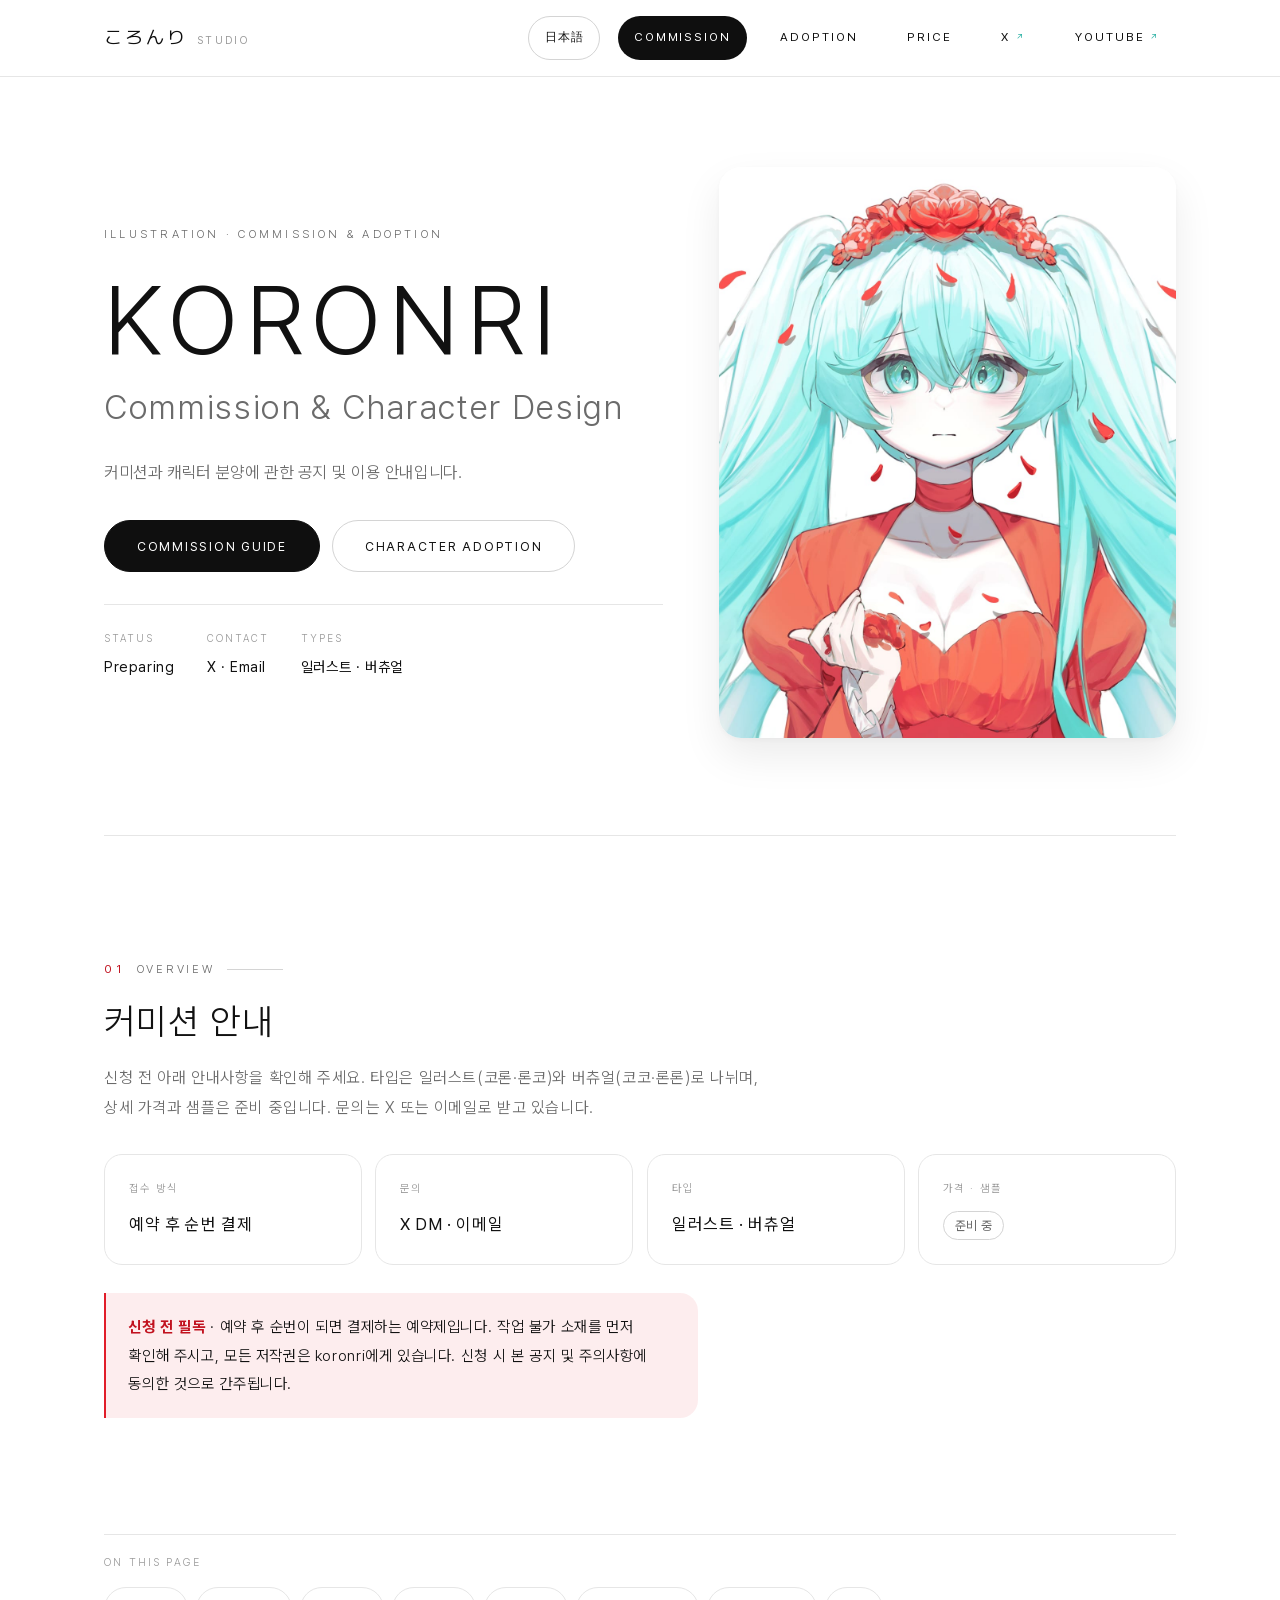
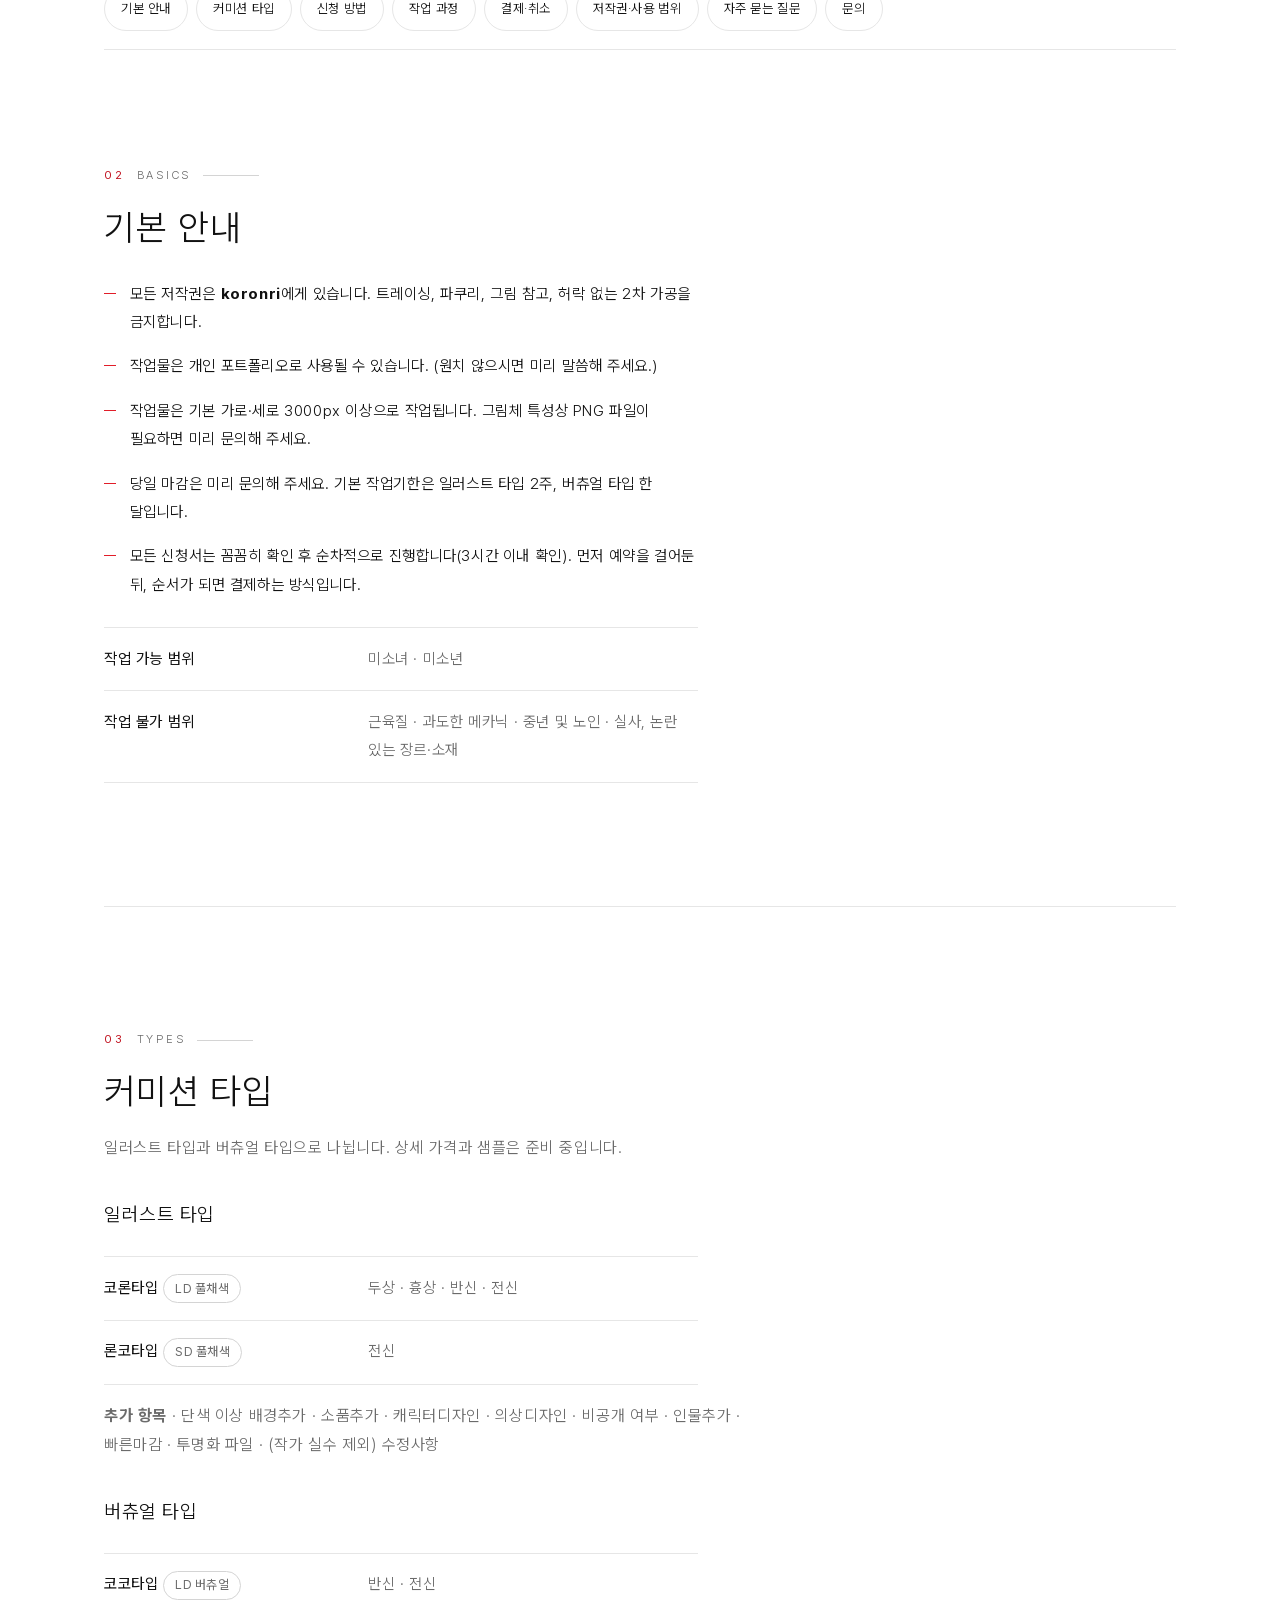
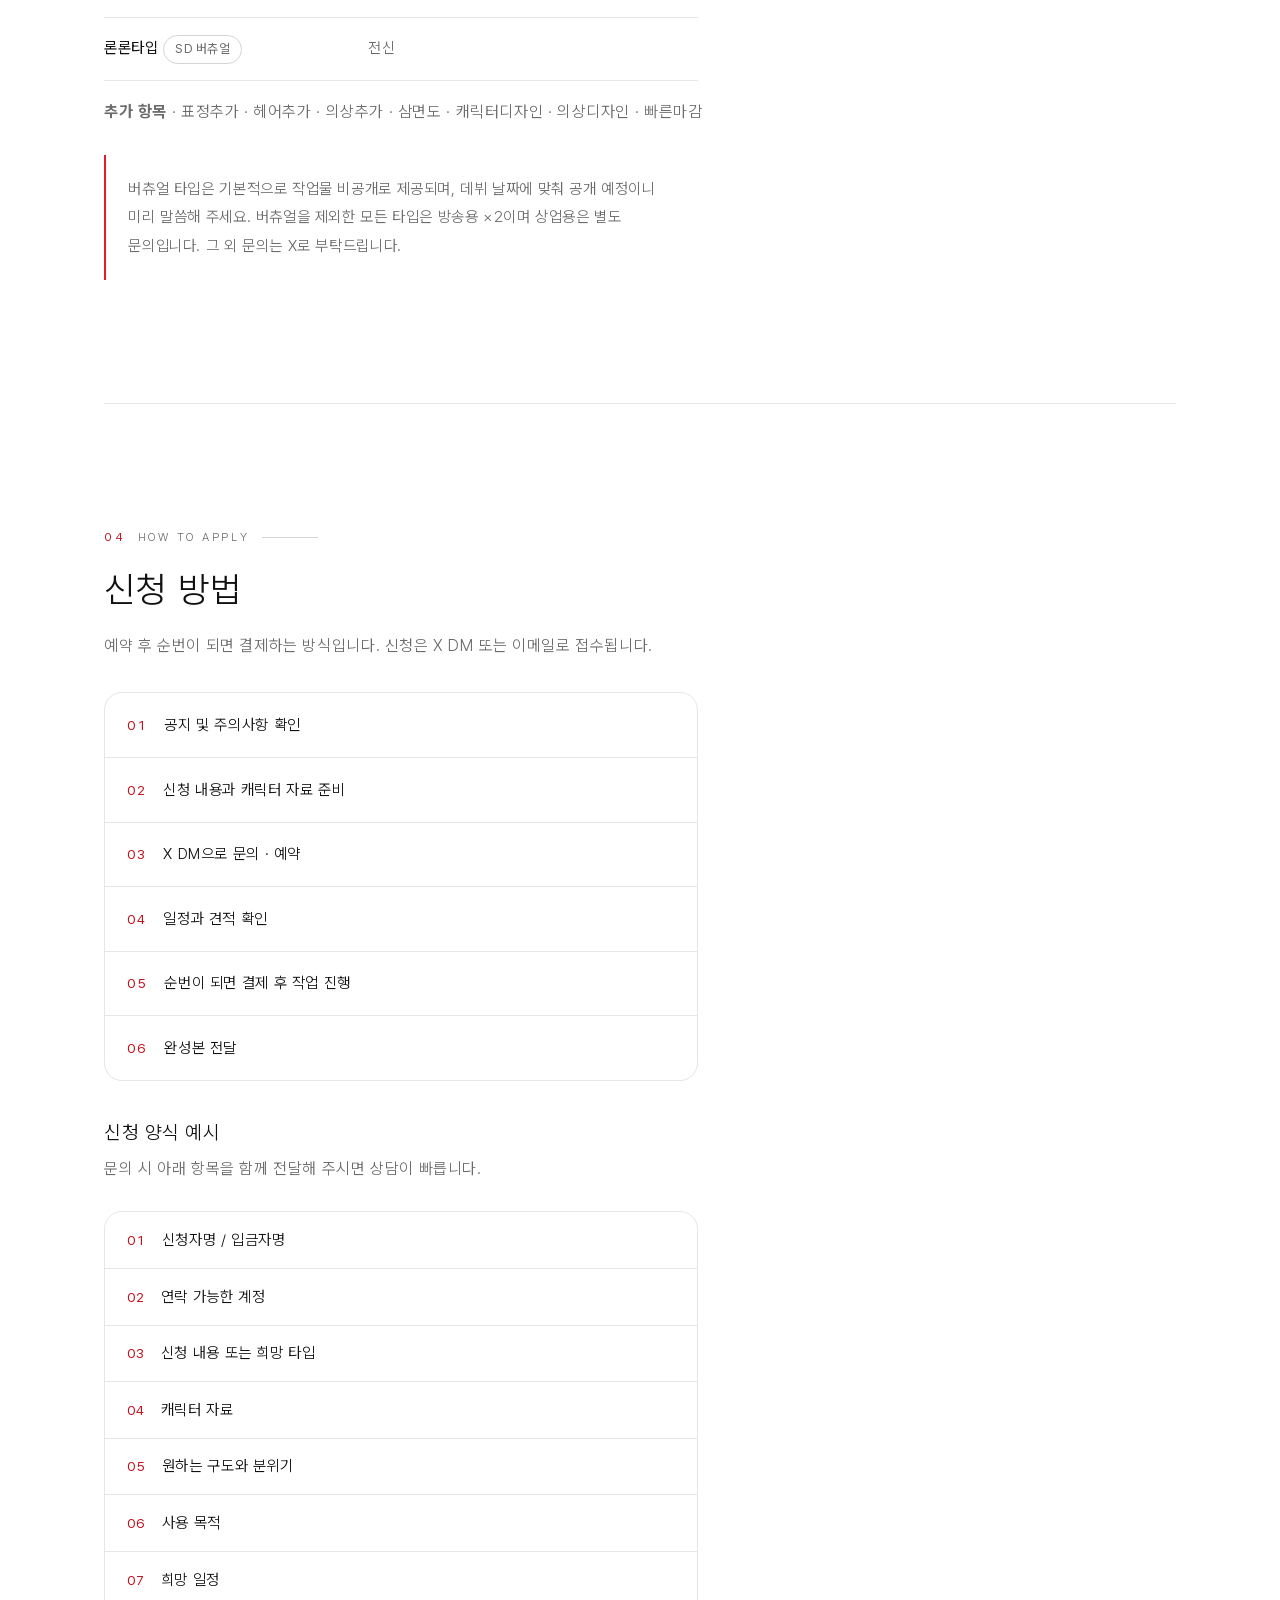
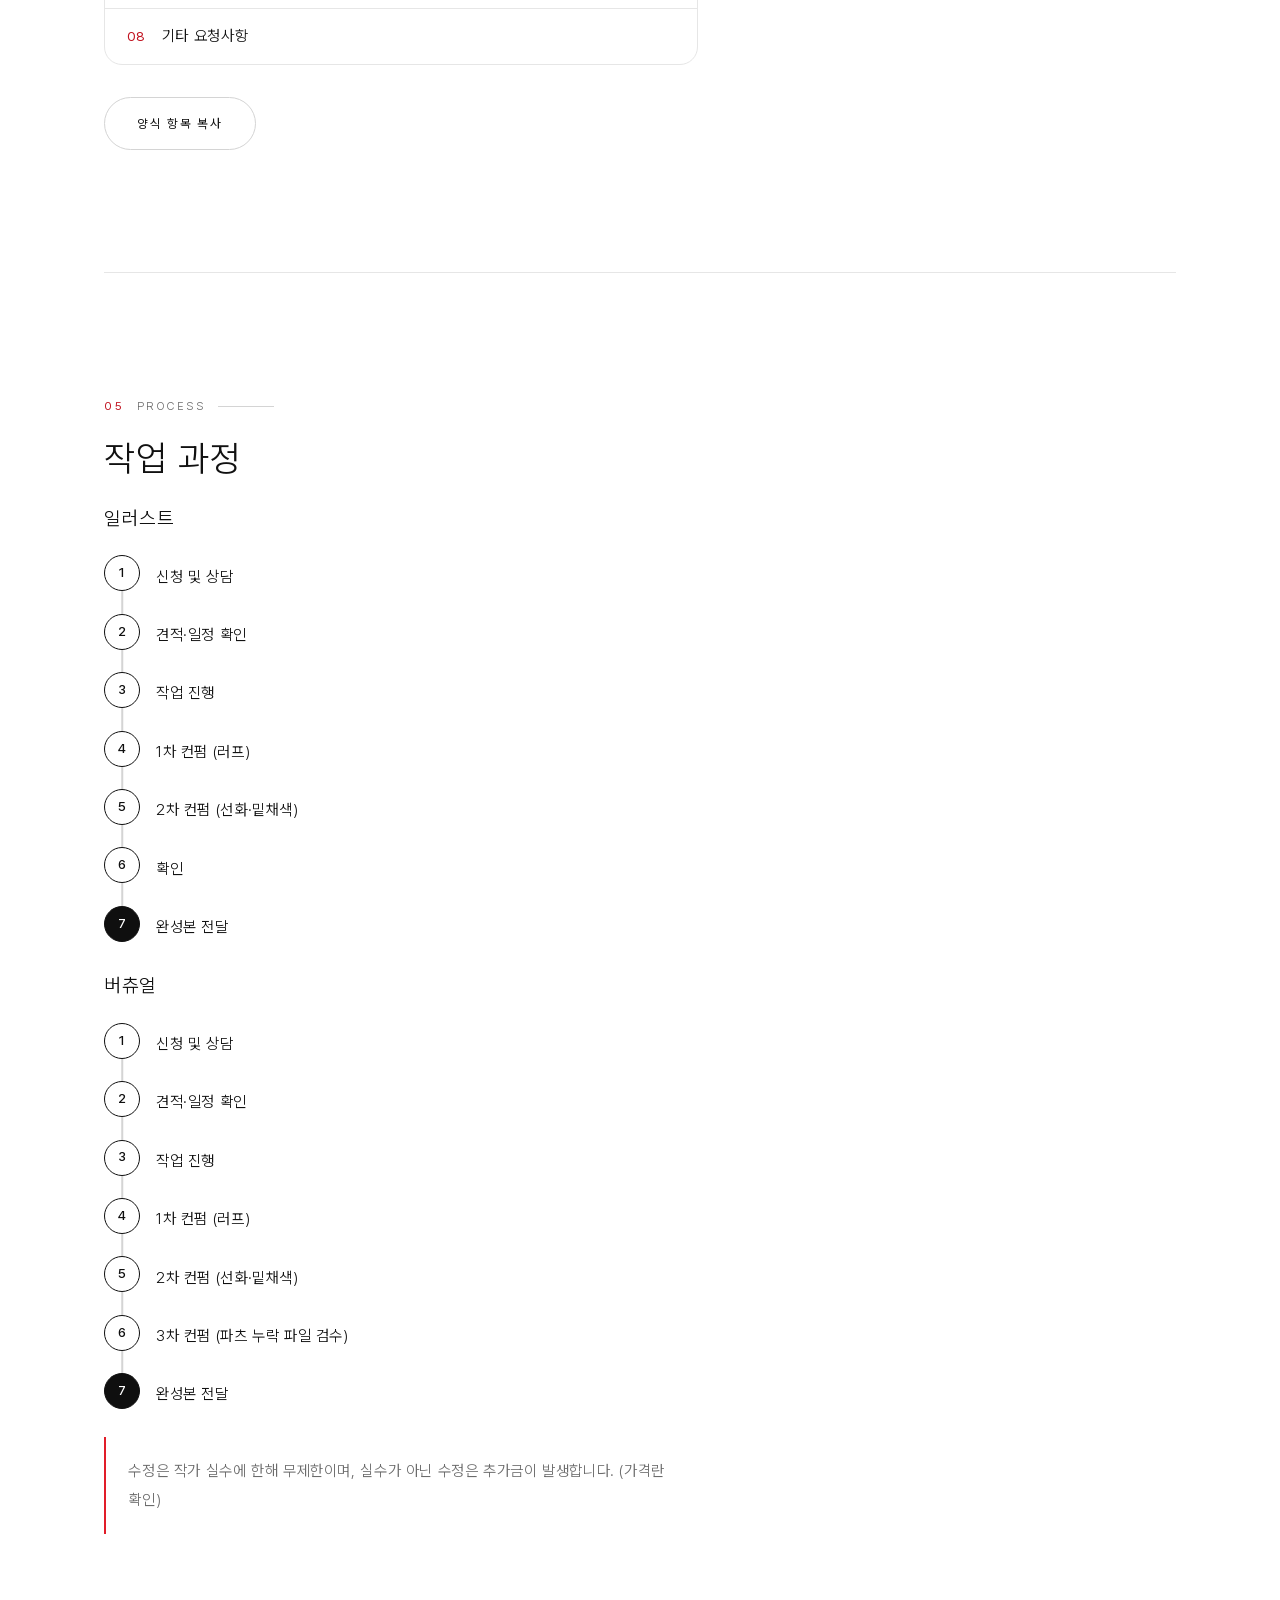
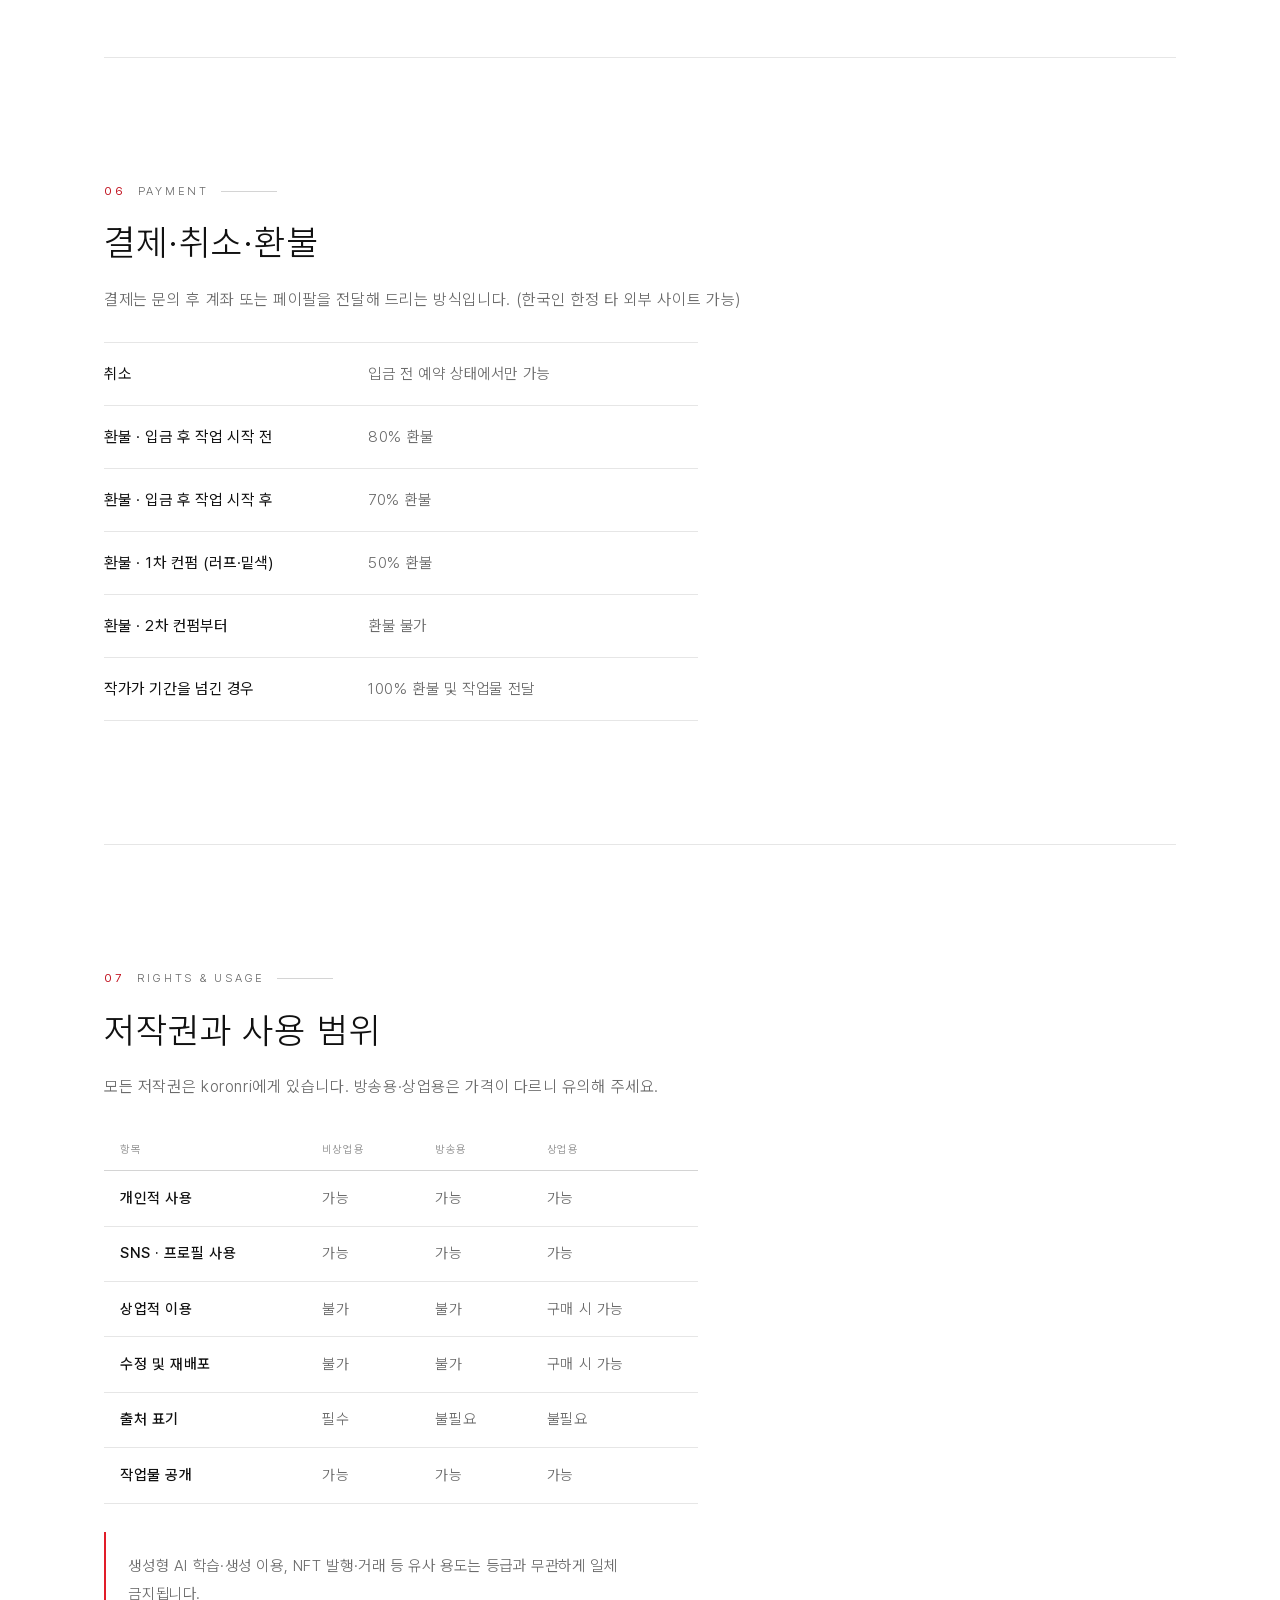
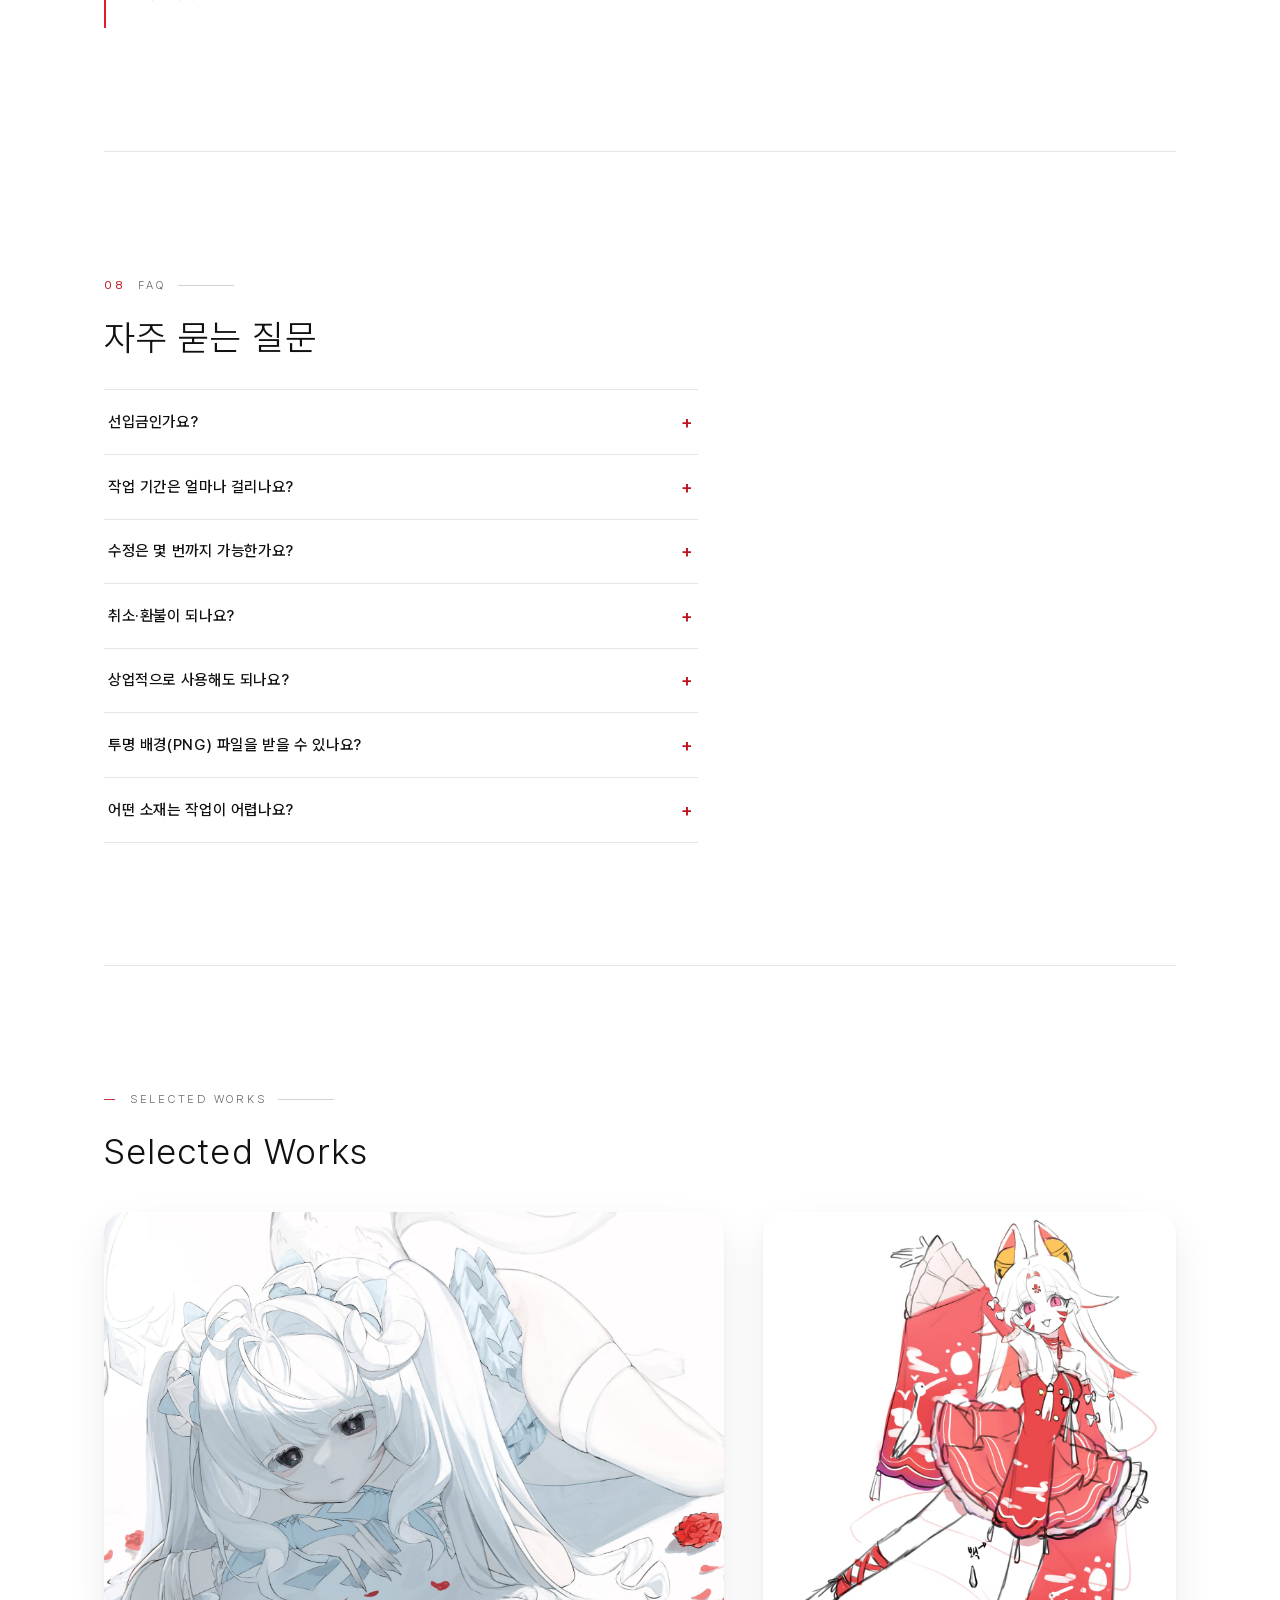
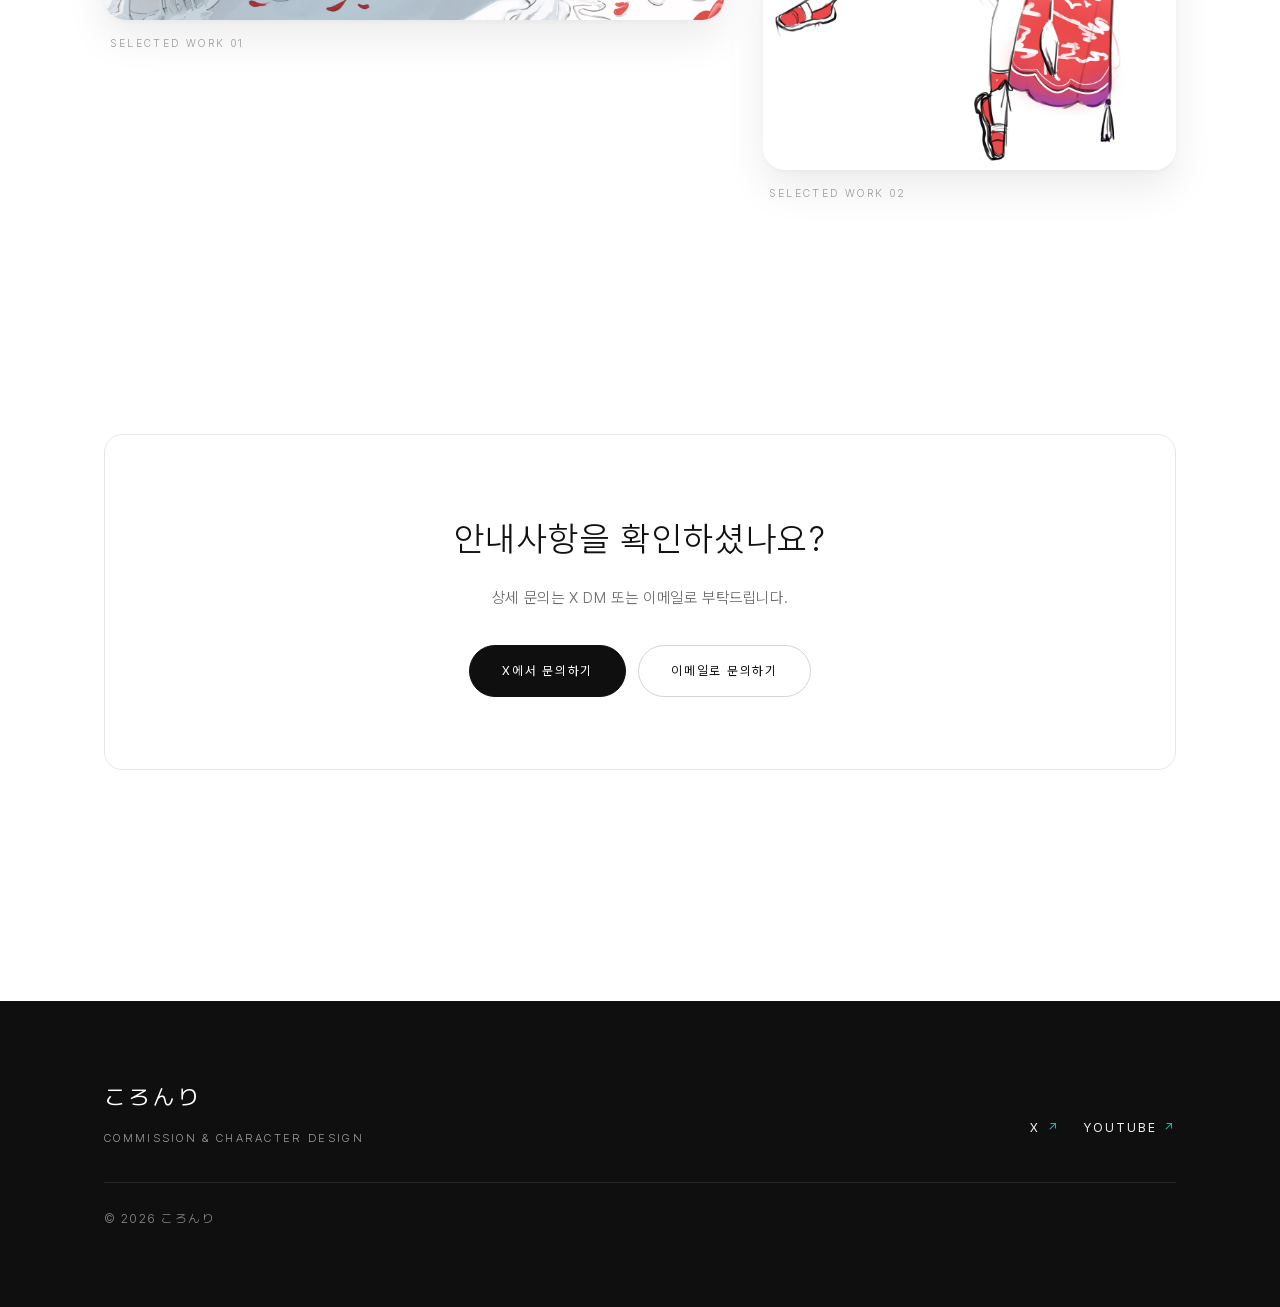
<file: index.html>
<!doctype html>
<html lang="ko">
  <head>
    <meta charset="UTF-8" />
    <meta name="viewport" content="width=device-width, initial-scale=1" />
    <link rel="icon" type="image/svg+xml" href="data:image/svg+xml,%3Csvg xmlns='http://www.w3.org/2000/svg' viewBox='0 0 32 32'%3E%3Crect width='32' height='32' rx='7' fill='%2314110e'/%3E%3Ccircle cx='16' cy='16' r='6' fill='%23e11d29'/%3E%3C/svg%3E" />
    <title>ころんり — 커미션 안내</title>
    <meta
      name="description"
      content="ころんり의 커미션 공지, 신청 방법 및 주의사항을 안내합니다."
    />

    <!-- Open Graph (배포 도메인 확정 후 절대 URL로 교체 · README 참고) -->
    <meta property="og:type" content="website" />
    <meta property="og:title" content="ころんり — 커미션 안내" />
    <meta
      property="og:description"
      content="ころんり의 커미션 공지, 신청 방법 및 주의사항을 안내합니다."
    />
    <meta property="og:image" content="./images/illustration-13.jpg" />
    <meta name="twitter:card" content="summary_large_image" />

    <!-- 다국어 대체 링크 -->
    <link rel="alternate" hreflang="ko" href="./index.html" />
    <link rel="alternate" hreflang="ja" href="./index-ja.html" />
    <link rel="alternate" hreflang="x-default" href="./index.html" />

    <!-- 웹폰트 Pretendard는 styles.css에서 자체 호스팅(@font-face)으로 로드 -->
    <!-- JS 활성 시 모바일 드로어 내비 사용 (미동작 시 인라인 메뉴 폴백) -->
    <script>
      document.documentElement.classList.add('nav-js');
    </script>
    <link rel="stylesheet" href="./src/styles.css" />
    <!-- 관리자가 설정한 접수 상태·공지를 전역 반영 -->
    <script type="module" src="./src/site-banner.js"></script>
  </head>
  <body>
    <a class="skip-link" href="#main">본문으로 건너뛰기</a>

    <!-- ================= 헤더 ================= -->
    <header class="site-header">
      <div class="container site-header__inner">
        <a class="brand" href="./index.html"
          >ころんり<span class="brand__tag">Studio</span></a
        >
        <button
          class="nav-toggle"
          type="button"
          aria-expanded="false"
          aria-controls="site-nav"
          aria-label="메뉴 열기"
        >
          <svg width="24" height="24" viewBox="0 0 24 24" fill="none" aria-hidden="true">
            <path d="M4 7h16M4 12h16M4 17h16" stroke="currentColor" stroke-width="1.6" stroke-linecap="round" />
          </svg>
        </button>
        <nav class="site-nav" id="site-nav" aria-label="주요 메뉴">
          <button class="nav-close" type="button" aria-label="메뉴 닫기">
            <svg width="22" height="22" viewBox="0 0 24 24" fill="none" aria-hidden="true">
              <path d="M6 6l12 12M18 6L6 18" stroke="currentColor" stroke-width="1.6" stroke-linecap="round" />
            </svg>
          </button>
          <ul class="site-nav__list">
            <li>
              <a
                class="site-nav__link site-nav__link--lang"
                href="./index-ja.html"
                hreflang="ja"
                lang="ja"
                >日本語</a
              >
            </li>
            <li>
              <a class="site-nav__link" href="./index.html" aria-current="page"
                >Commission</a
              >
            </li>
            <li>
              <a class="site-nav__link" href="./adoption.html">Adoption</a>
            </li>
            <li>
              <a class="site-nav__link" href="./pricing.html">Price</a>
            </li>
            <li>
              <a
                class="site-nav__link"
                href="https://x.com/88xoxox88"
                target="_blank"
                rel="noopener noreferrer"
              >
                X<span class="ext" aria-hidden="true">↗</span>
                <span class="visually-hidden">(새 탭으로 열림)</span>
              </a>
            </li>
            <li>
              <a
                class="site-nav__link"
                href="https://www.youtube.com/@qXoX-999p"
                target="_blank"
                rel="noopener noreferrer"
              >
                YouTube<span class="ext" aria-hidden="true">↗</span>
                <span class="visually-hidden">(새 탭으로 열림)</span>
              </a>
            </li>
          </ul>
        </nav>
        <div class="nav-backdrop"></div>
      </div>
    </header>

    <main id="main">
      <!-- ================= 6.1 메인 랜딩 ================= -->
      <section class="landing container" aria-labelledby="landing-title">
        <div class="landing__grid">
          <div class="landing__copy">
            <p class="landing__eyebrow">Illustration · Commission &amp; Adoption</p>
            <h1 class="landing__title" id="landing-title">
              KORONRI
              <span class="sub">Commission &amp; Character Design</span>
            </h1>
            <p class="landing__lead">
              커미션과 캐릭터 분양에 관한 공지 및 이용 안내입니다.
            </p>
            <div class="btn-row">
              <a class="btn btn--primary" href="#basic">Commission Guide</a>
              <a class="btn btn--ghost" href="./adoption.html"
                >Character Adoption</a
              >
            </div>
            <dl class="landing__meta">
              <div>
                <dt>Status</dt>
                <dd>Preparing</dd>
              </div>
              <div>
                <dt>Contact</dt>
                <dd>X · Email</dd>
              </div>
              <div>
                <dt>Types</dt>
                <dd>일러스트 · 버츄얼</dd>
              </div>
            </dl>
          </div>
          <div class="landing__media reveal">
            <img
              src="./images/illustration-13.jpg"
              width="1600"
              height="1436"
              alt="민트색 트윈테일에 붉은 장미 화관과 붉은 드레스를 착용한 캐릭터의 상반신 일러스트"
              fetchpriority="high"
              decoding="async"
            />
          </div>
        </div>
      </section>

      <div class="container"><hr class="divider" /></div>

      <!-- ================= 6.2 페이지 소개 ================= -->
      <section class="section container" aria-labelledby="overview-title">
        <p class="eyebrow"><span class="num">01</span> Overview</p>
        <h2 class="section-title" id="overview-title">커미션 안내</h2>
        <p class="lede measure">
          신청 전 아래 안내사항을 확인해 주세요. 타입은 일러스트(코론·론코)와
          버츄얼(코코·론론)로 나뉘며, 상세 가격과 샘플은 준비 중입니다. 문의는
          X 또는 이메일로 받고 있습니다.
        </p>

        <dl class="info-grid">
          <div class="info-card reveal">
            <dt>접수 방식</dt>
            <dd>예약 후 순번 결제</dd>
          </div>
          <div class="info-card reveal">
            <dt>문의</dt>
            <dd>X DM · 이메일</dd>
          </div>
          <div class="info-card reveal">
            <dt>타입</dt>
            <dd>일러스트 · 버츄얼</dd>
          </div>
          <div class="info-card reveal">
            <dt>가격 · 샘플</dt>
            <dd><span class="pending pending--neutral">준비 중</span></dd>
          </div>
        </dl>

        <p class="callout callout--notice measure">
          <strong>신청 전 필독</strong> · 예약 후 순번이 되면 결제하는
          예약제입니다. 작업 불가 소재를 먼저 확인해 주시고, 모든 저작권은
          koronri에게 있습니다. 신청 시 본 공지 및 주의사항에 동의한 것으로
          간주됩니다.
        </p>
      </section>

      <!-- ================= 6.3 페이지 내 목차 ================= -->
      <nav class="container" aria-label="페이지 내 목차">
        <div class="toc">
          <p class="toc__label">On this page</p>
          <ul class="toc__list">
            <li><a href="#basic">기본 안내</a></li>
            <li><a href="#types">커미션 타입</a></li>
            <li><a href="#apply">신청 방법</a></li>
            <li><a href="#process">작업 과정</a></li>
            <li><a href="#payment">결제·취소</a></li>
            <li><a href="#rights">저작권·사용 범위</a></li>
            <li><a href="#faq">자주 묻는 질문</a></li>
            <li><a href="#contact">문의</a></li>
          </ul>
        </div>
      </nav>

      <!-- ================= 6.4 기본 안내 ================= -->
      <section
        id="basic"
        class="section container"
        aria-labelledby="basic-title"
      >
        <p class="eyebrow"><span class="num">02</span> Basics</p>
        <h2 class="section-title" id="basic-title">기본 안내</h2>
        <ul class="note-list measure">
          <li>
            모든 저작권은 <strong>koronri</strong>에게 있습니다. 트레이싱, 파쿠리,
            그림 참고, 허락 없는 2차 가공을 금지합니다.
          </li>
          <li>
            작업물은 개인 포트폴리오로 사용될 수 있습니다. (원치 않으시면 미리
            말씀해 주세요.)
          </li>
          <li>
            작업물은 기본 가로·세로 3000px 이상으로 작업됩니다. 그림체 특성상
            PNG 파일이 필요하면 미리 문의해 주세요.
          </li>
          <li>
            당일 마감은 미리 문의해 주세요. 기본 작업기한은 일러스트 타입 2주,
            버츄얼 타입 한 달입니다.
          </li>
          <li>
            모든 신청서는 꼼꼼히 확인 후 순차적으로 진행합니다(3시간 이내 확인).
            먼저 예약을 걸어둔 뒤, 순서가 되면 결제하는 방식입니다.
          </li>
        </ul>

        <dl class="def-list measure">
          <div>
            <dt>작업 가능 범위</dt>
            <dd>미소녀 · 미소년</dd>
          </div>
          <div>
            <dt>작업 불가 범위</dt>
            <dd>
              근육질 · 과도한 메카닉 · 중년 및 노인 · 실사, 논란 있는 장르·소재
            </dd>
          </div>
        </dl>
      </section>

      <div class="container"><hr class="divider" /></div>

      <!-- ================= 6.4b 커미션 타입 ================= -->
      <section
        id="types"
        class="section container"
        aria-labelledby="types-title"
      >
        <p class="eyebrow"><span class="num">03</span> Types</p>
        <h2 class="section-title" id="types-title">커미션 타입</h2>
        <p class="lede measure">
          일러스트 타입과 버츄얼 타입으로 나뉩니다. 상세 가격과 샘플은 준비
          중입니다.
        </p>

        <h3 class="section-title" style="font-size: 1.2rem; margin-top: 2.5rem">
          일러스트 타입
        </h3>
        <dl class="def-list measure">
          <div>
            <dt>코론타입 <span class="pending pending--neutral">LD 풀채색</span></dt>
            <dd>두상 · 흉상 · 반신 · 전신</dd>
          </div>
          <div>
            <dt>론코타입 <span class="pending pending--neutral">SD 풀채색</span></dt>
            <dd>전신</dd>
          </div>
        </dl>
        <p class="lede measure" style="margin-top: 1rem">
          <strong>추가 항목</strong> · 단색 이상 배경추가 · 소품추가 ·
          캐릭터디자인 · 의상디자인 · 비공개 여부 · 인물추가 · 빠른마감 ·
          투명화 파일 · (작가 실수 제외) 수정사항
        </p>

        <h3 class="section-title" style="font-size: 1.2rem; margin-top: 2.5rem">
          버츄얼 타입
        </h3>
        <dl class="def-list measure">
          <div>
            <dt>코코타입 <span class="pending pending--neutral">LD 버츄얼</span></dt>
            <dd>반신 · 전신</dd>
          </div>
          <div>
            <dt>론론타입 <span class="pending pending--neutral">SD 버츄얼</span></dt>
            <dd>전신</dd>
          </div>
        </dl>
        <p class="lede measure" style="margin-top: 1rem">
          <strong>추가 항목</strong> · 표정추가 · 헤어추가 · 의상추가 · 삼면도 ·
          캐릭터디자인 · 의상디자인 · 빠른마감
        </p>

        <p class="callout measure">
          버츄얼 타입은 기본적으로 작업물 비공개로 제공되며, 데뷔 날짜에 맞춰
          공개 예정이니 미리 말씀해 주세요. 버츄얼을 제외한 모든 타입은 방송용
          ×2이며 상업용은 별도 문의입니다. 그 외 문의는 X로 부탁드립니다.
        </p>
      </section>

      <div class="container"><hr class="divider" /></div>

      <!-- ================= 6.5 신청 방법 ================= -->
      <section
        id="apply"
        class="section container"
        aria-labelledby="apply-title"
      >
        <p class="eyebrow"><span class="num">04</span> How to Apply</p>
        <h2 class="section-title" id="apply-title">신청 방법</h2>
        <p class="lede measure">
          예약 후 순번이 되면 결제하는 방식입니다. 신청은 X DM 또는 이메일로
          접수됩니다.
        </p>

        <ol class="steps measure">
          <li><span>공지 및 주의사항 확인</span></li>
          <li><span>신청 내용과 캐릭터 자료 준비</span></li>
          <li><span>X DM으로 문의 · 예약</span></li>
          <li><span>일정과 견적 확인</span></li>
          <li><span>순번이 되면 결제 후 작업 진행</span></li>
          <li><span>완성본 전달</span></li>
        </ol>

        <h3 class="section-title" style="font-size: 1.2rem; margin-top: 2.5rem">
          신청 양식 예시
        </h3>
        <p class="lede measure" style="margin-top: 0.5rem">
          문의 시 아래 항목을 함께 전달해 주시면 상담이 빠릅니다.
        </p>

        <dl class="form-fields measure" id="apply-form">
          <div><dt>01</dt><dd>신청자명 / 입금자명</dd></div>
          <div><dt>02</dt><dd>연락 가능한 계정</dd></div>
          <div><dt>03</dt><dd>신청 내용 또는 희망 타입</dd></div>
          <div><dt>04</dt><dd>캐릭터 자료</dd></div>
          <div><dt>05</dt><dd>원하는 구도와 분위기</dd></div>
          <div><dt>06</dt><dd>사용 목적</dd></div>
          <div><dt>07</dt><dd>희망 일정</dd></div>
          <div><dt>08</dt><dd>기타 요청사항</dd></div>
        </dl>

        <div class="btn-row">
          <button type="button" class="btn btn--ghost" data-copy-form="apply-form">
            양식 항목 복사
          </button>
        </div>
      </section>

      <div class="container"><hr class="divider" /></div>

      <!-- ================= 6.6 작업 과정 ================= -->
      <section
        id="process"
        class="section container"
        aria-labelledby="process-title"
      >
        <p class="eyebrow"><span class="num">05</span> Process</p>
        <h2 class="section-title" id="process-title">작업 과정</h2>

        <h3 class="section-title" style="font-size: 1.2rem; margin-top: 1.5rem">
          일러스트
        </h3>
        <ol class="flowchart">
          <li class="flowchart__step"><span class="flowchart__node"></span><span class="flowchart__label">신청 및 상담</span></li>
          <li class="flowchart__step"><span class="flowchart__node"></span><span class="flowchart__label">견적·일정 확인</span></li>
          <li class="flowchart__step"><span class="flowchart__node"></span><span class="flowchart__label">작업 진행</span></li>
          <li class="flowchart__step"><span class="flowchart__node"></span><span class="flowchart__label">1차 컨펌 (러프)</span></li>
          <li class="flowchart__step"><span class="flowchart__node"></span><span class="flowchart__label">2차 컨펌 (선화·밑채색)</span></li>
          <li class="flowchart__step"><span class="flowchart__node"></span><span class="flowchart__label">확인</span></li>
          <li class="flowchart__step"><span class="flowchart__node"></span><span class="flowchart__label">완성본 전달</span></li>
        </ol>

        <h3 class="section-title" style="font-size: 1.2rem; margin-top: 2rem">
          버츄얼
        </h3>
        <ol class="flowchart">
          <li class="flowchart__step"><span class="flowchart__node"></span><span class="flowchart__label">신청 및 상담</span></li>
          <li class="flowchart__step"><span class="flowchart__node"></span><span class="flowchart__label">견적·일정 확인</span></li>
          <li class="flowchart__step"><span class="flowchart__node"></span><span class="flowchart__label">작업 진행</span></li>
          <li class="flowchart__step"><span class="flowchart__node"></span><span class="flowchart__label">1차 컨펌 (러프)</span></li>
          <li class="flowchart__step"><span class="flowchart__node"></span><span class="flowchart__label">2차 컨펌 (선화·밑채색)</span></li>
          <li class="flowchart__step"><span class="flowchart__node"></span><span class="flowchart__label">3차 컨펌 (파츠 누락 파일 검수)</span></li>
          <li class="flowchart__step"><span class="flowchart__node"></span><span class="flowchart__label">완성본 전달</span></li>
        </ol>

        <p class="callout measure">
          수정은 작가 실수에 한해 무제한이며, 실수가 아닌 수정은 추가금이
          발생합니다. (가격란 확인)
        </p>
      </section>

      <div class="container"><hr class="divider" /></div>

      <!-- ================= 6.7 결제·취소·환불 ================= -->
      <section
        id="payment"
        class="section container"
        aria-labelledby="payment-title"
      >
        <p class="eyebrow"><span class="num">06</span> Payment</p>
        <h2 class="section-title" id="payment-title">결제·취소·환불</h2>
        <p class="lede measure">
          결제는 문의 후 계좌 또는 페이팔을 전달해 드리는 방식입니다. (한국인
          한정 타 외부 사이트 가능)
        </p>

        <dl class="def-list measure">
          <div>
            <dt>취소</dt>
            <dd>입금 전 예약 상태에서만 가능</dd>
          </div>
          <div>
            <dt>환불 · 입금 후 작업 시작 전</dt>
            <dd>80% 환불</dd>
          </div>
          <div>
            <dt>환불 · 입금 후 작업 시작 후</dt>
            <dd>70% 환불</dd>
          </div>
          <div>
            <dt>환불 · 1차 컨펌 (러프·밑색)</dt>
            <dd>50% 환불</dd>
          </div>
          <div>
            <dt>환불 · 2차 컨펌부터</dt>
            <dd>환불 불가</dd>
          </div>
          <div>
            <dt>작가가 기간을 넘긴 경우</dt>
            <dd>100% 환불 및 작업물 전달</dd>
          </div>
        </dl>
      </section>

      <div class="container"><hr class="divider" /></div>

      <!-- ================= 6.8 저작권과 사용 범위 ================= -->
      <section
        id="rights"
        class="section container"
        aria-labelledby="rights-title"
      >
        <p class="eyebrow"><span class="num">07</span> Rights &amp; Usage</p>
        <h2 class="section-title" id="rights-title">저작권과 사용 범위</h2>
        <p class="lede measure">
          모든 저작권은 koronri에게 있습니다. 방송용·상업용은 가격이 다르니
          유의해 주세요.
        </p>

        <div class="usage-table-wrap measure">
          <table class="usage-table">
            <caption class="visually-hidden">
              라이선스 등급별 사용 범위
            </caption>
            <thead>
              <tr>
                <th scope="col">항목</th>
                <th scope="col">비상업용</th>
                <th scope="col">방송용</th>
                <th scope="col">상업용</th>
              </tr>
            </thead>
            <tbody>
              <tr>
                <th scope="row">개인적 사용</th>
                <td data-label="비상업용">가능</td>
                <td data-label="방송용">가능</td>
                <td data-label="상업용">가능</td>
              </tr>
              <tr>
                <th scope="row">SNS · 프로필 사용</th>
                <td data-label="비상업용">가능</td>
                <td data-label="방송용">가능</td>
                <td data-label="상업용">가능</td>
              </tr>
              <tr>
                <th scope="row">상업적 이용</th>
                <td data-label="비상업용">불가</td>
                <td data-label="방송용">불가</td>
                <td data-label="상업용">구매 시 가능</td>
              </tr>
              <tr>
                <th scope="row">수정 및 재배포</th>
                <td data-label="비상업용">불가</td>
                <td data-label="방송용">불가</td>
                <td data-label="상업용">구매 시 가능</td>
              </tr>
              <tr>
                <th scope="row">출처 표기</th>
                <td data-label="비상업용">필수</td>
                <td data-label="방송용">불필요</td>
                <td data-label="상업용">불필요</td>
              </tr>
              <tr>
                <th scope="row">작업물 공개</th>
                <td data-label="비상업용">가능</td>
                <td data-label="방송용">가능</td>
                <td data-label="상업용">가능</td>
              </tr>
            </tbody>
          </table>
        </div>

        <p class="callout measure">
          생성형 AI 학습·생성 이용, NFT 발행·거래 등 유사 용도는 등급과 무관하게
          일체 금지됩니다.
        </p>
      </section>

      <div class="container"><hr class="divider" /></div>

      <!-- ================= 6.8b FAQ ================= -->
      <section id="faq" class="section container" aria-labelledby="faq-title">
        <p class="eyebrow"><span class="num">08</span> FAQ</p>
        <h2 class="section-title" id="faq-title">자주 묻는 질문</h2>

        <div class="faq measure">
          <details>
            <summary>선입금인가요?</summary>
            <p class="faq__a">
              예약 후 순번이 되면 결제하는 예약제입니다. 입금 전 예약 상태에서는
              취소가 가능합니다.
            </p>
          </details>
          <details>
            <summary>작업 기간은 얼마나 걸리나요?</summary>
            <p class="faq__a">
              기본 작업기한은 일러스트 타입 2주, 버츄얼 타입 한 달입니다. 당일
              마감이 필요하면 미리 문의해 주세요.
            </p>
          </details>
          <details>
            <summary>수정은 몇 번까지 가능한가요?</summary>
            <p class="faq__a">
              작가 실수에 한해 무제한이며, 실수가 아닌 수정은 추가금이
              발생합니다.
            </p>
          </details>
          <details>
            <summary>취소·환불이 되나요?</summary>
            <p class="faq__a">
              취소는 입금 전 예약 상태에서만 가능합니다. 환불은 작업 단계에 따라
              80% / 70% / 50%로 차등되며, 2차 컨펌부터는 불가합니다. 작가가
              기간을 넘긴 경우 100% 환불 및 작업물을 전달드립니다.
            </p>
          </details>
          <details>
            <summary>상업적으로 사용해도 되나요?</summary>
            <p class="faq__a">
              상업 이용은 상업용 가격 구매 후 가능합니다. 방송용·상업용은 가격이
              다르니 문의해 주세요.
            </p>
          </details>
          <details>
            <summary>투명 배경(PNG) 파일을 받을 수 있나요?</summary>
            <p class="faq__a">
              그림체 특성상 PNG 파일이 필요하면 신청 시 미리 문의해 주세요.
              작업물은 기본 가로·세로 3000px 이상으로 작업됩니다.
            </p>
          </details>
          <details>
            <summary>어떤 소재는 작업이 어렵나요?</summary>
            <p class="faq__a">
              근육질, 과도한 메카닉, 중년 및 노인, 실사, 논란 있는 장르·소재는
              작업이 어렵습니다.
            </p>
          </details>
        </div>
      </section>

      <div class="container"><hr class="divider" /></div>

      <!-- ================= 6.9 작품 영역 ================= -->
      <section class="section container" aria-labelledby="works-title">
        <p class="eyebrow"><span class="num">—</span> Selected Works</p>
        <h2 class="section-title" id="works-title">Selected Works</h2>

        <div class="works works--editorial">
          <figure class="work reveal">
            <span class="work__frame">
              <img
                src="./images/illustration-12.jpg"
                width="1800"
                height="1183"
                alt="흰 머리 캐릭터가 붉은 장미 곁에 엎드려 있는 가로 구도의 일러스트"
                loading="lazy"
                decoding="async"
              />
            </span>
            <figcaption>Selected work 01</figcaption>
          </figure>
          <figure class="work reveal">
            <span class="work__frame">
              <img
                src="./images/illustration-14.jpg"
                width="1186"
                height="1600"
                alt="흰 머리에 여우 귀를 가진 캐릭터가 붉은 전통풍 의상을 입고 서 있는 전신 일러스트"
                loading="lazy"
                decoding="async"
              />
            </span>
            <figcaption>Selected work 02</figcaption>
          </figure>
        </div>
      </section>

      <!-- ================= 6.10 최종 문의 CTA ================= -->
      <section
        id="contact"
        class="section container"
        aria-labelledby="contact-title"
      >
        <div class="cta reveal">
          <h2 id="contact-title">안내사항을 확인하셨나요?</h2>
          <p>상세 문의는 X DM 또는 이메일로 부탁드립니다.</p>
          <div class="btn-row">
            <a
              class="btn btn--primary"
              href="https://x.com/88xoxox88"
              target="_blank"
              rel="noopener noreferrer"
            >
              X에서 문의하기
              <span class="visually-hidden">(새 탭으로 열림)</span>
            </a>
            <a class="btn btn--ghost" href="mailto:koronri091091@gmail.com">
              이메일로 문의하기
            </a>
          </div>
        </div>
      </section>
    </main>

    <!-- ================= 푸터 ================= -->
    <footer class="site-footer">
      <div class="container site-footer__grid">
        <div>
          <p class="site-footer__brand">ころんり</p>
          <p class="site-footer__tag">Commission &amp; Character Design</p>
        </div>
        <div class="site-footer__links">
          <a
            href="https://x.com/88xoxox88"
            target="_blank"
            rel="noopener noreferrer"
            >X<span aria-hidden="true">↗</span
            ><span class="visually-hidden">(새 탭으로 열림)</span></a
          >
          <a
            href="https://www.youtube.com/@qXoX-999p"
            target="_blank"
            rel="noopener noreferrer"
            >YouTube<span aria-hidden="true">↗</span
            ><span class="visually-hidden">(새 탭으로 열림)</span></a
          >
        </div>
      </div>
      <div class="container" style="margin-top: 1.5rem">
        <p class="site-footer__copy">© 2026 ころんり</p>
      </div>
    </footer>

    <button class="to-top" type="button" aria-label="맨 위로 이동">
      <svg width="20" height="20" viewBox="0 0 24 24" fill="none" aria-hidden="true">
        <path d="M12 19V5M6 11l6-6 6 6" stroke="currentColor" stroke-width="1.6" stroke-linecap="round" stroke-linejoin="round" />
      </svg>
    </button>

    <!-- 선택적 향상만 담당하는 인라인 스크립트(진입 리빌 + 신청 양식 복사).
         인라인 classic 스크립트라 서버 없이 file://로 열어도 동작하고, 빌드에도 그대로 남는다.
         JS가 없거나 오류가 나도 내비게이션과 모든 공지 내용은 그대로 사용 가능하다. -->
    <script>
      // ---------- 맨 위로 버튼 ----------
      (function initToTop() {
        try {
          var btn = document.querySelector('.to-top');
          if (!btn) return;
          var reduce =
            window.matchMedia &&
            window.matchMedia('(prefers-reduced-motion: reduce)').matches;
          function onScroll() {
            if (window.scrollY > 600) btn.classList.add('is-visible');
            else btn.classList.remove('is-visible');
          }
          window.addEventListener('scroll', onScroll, { passive: true });
          onScroll();
          btn.addEventListener('click', function () {
            window.scrollTo({ top: 0, behavior: reduce ? 'auto' : 'smooth' });
          });
        } catch (e) {}
      })();

      // ---------- 모바일 사이드 드로어 내비 ----------
      (function initNav() {
        try {
          var toggle = document.querySelector('.nav-toggle');
          var nav = document.getElementById('site-nav');
          var backdrop = document.querySelector('.nav-backdrop');
          var closeBtn = nav ? nav.querySelector('.nav-close') : null;
          if (!toggle || !nav) return;

          function isOpen() {
            return nav.classList.contains('is-open');
          }
          function focusables() {
            return nav.querySelectorAll('a[href], button:not([disabled])');
          }
          function open() {
            nav.classList.add('is-open');
            if (backdrop) backdrop.classList.add('is-open');
            toggle.setAttribute('aria-expanded', 'true');
            document.body.style.overflow = 'hidden';
            (closeBtn || nav.querySelector('a')).focus();
          }
          function close(returnFocus) {
            nav.classList.remove('is-open');
            if (backdrop) backdrop.classList.remove('is-open');
            toggle.setAttribute('aria-expanded', 'false');
            document.body.style.overflow = '';
            if (returnFocus !== false) toggle.focus();
          }

          toggle.addEventListener('click', function () {
            isOpen() ? close() : open();
          });
          if (closeBtn) closeBtn.addEventListener('click', function () { close(); });
          if (backdrop) backdrop.addEventListener('click', function () { close(); });
          nav.querySelectorAll('.site-nav__link').forEach(function (a) {
            a.addEventListener('click', function () { close(false); });
          });

          document.addEventListener('keydown', function (e) {
            if (!isOpen()) return;
            if (e.key === 'Escape') { close(); return; }
            if (e.key === 'Tab') {
              var f = focusables();
              if (!f.length) return;
              var first = f[0], last = f[f.length - 1];
              if (e.shiftKey && document.activeElement === first) { e.preventDefault(); last.focus(); }
              else if (!e.shiftKey && document.activeElement === last) { e.preventDefault(); first.focus(); }
            }
          });

          window.addEventListener('resize', function () {
            if (window.innerWidth >= 896 && isOpen()) close(false);
          });
        } catch (err) {
          /* 실패해도 데스크톱/노-JS 인라인 내비는 정상 동작 */
        }
      })();

      // ---------- 진입 리빌(스크롤 페이드업) ----------
      (function initReveal() {
        try {
          var reduce =
            window.matchMedia &&
            window.matchMedia('(prefers-reduced-motion: reduce)').matches;
          var targets = document.querySelectorAll('.reveal');
          if (!targets.length || reduce || !('IntersectionObserver' in window)) {
            return; // reveal-on을 추가하지 않으므로 내용은 그대로 보인다.
          }
          var root = document.documentElement;
          root.classList.add('reveal-on');

          var show = function (el) {
            el.classList.add('is-visible');
          };
          var io = new IntersectionObserver(
            function (entries, obs) {
              entries.forEach(function (e) {
                if (e.isIntersecting) {
                  show(e.target);
                  obs.unobserve(e.target);
                }
              });
            },
            { rootMargin: '0px 0px -10% 0px', threshold: 0.08 }
          );
          targets.forEach(function (el) {
            io.observe(el);
          });

          // 안전망: 최상단 리빌 요소는 로드 시 항상 화면 안에 있다. 그것이 일정 시간 뒤에도
          // 드러나지 않았다면 관찰자가 동작하지 않는 환경이므로, reveal-on을 제거해 기본(보임)
          // 상태로 되돌린다. 내용이 숨겨진 채로 남지 않게 하는 최종 안전장치다.
          setTimeout(function () {
            if (targets[0] && !targets[0].classList.contains('is-visible')) {
              root.classList.remove('reveal-on');
            }
          }, 1600);
        } catch (err) {
          try {
            document.documentElement.classList.remove('reveal-on');
          } catch (e2) {}
        }
      })();

      // ---------- 신청 양식 복사 버튼 ----------
      (function initCopyForm() {
        try {
          var btn = document.querySelector('[data-copy-form]');
          if (!btn) return;

          var sourceId = btn.getAttribute('data-copy-form');
          var source = sourceId ? document.getElementById(sourceId) : null;
          if (!source) return;

          // 각 항목명(dd)으로 채우기 좋은 평문 양식을 생성
          function buildText() {
            var rows = source.querySelectorAll(':scope > div');
            var lines = [];
            rows.forEach(function (row) {
              var dd = row.querySelector('dd');
              var label = dd ? dd.textContent.replace(/\s+/g, ' ').trim() : '';
              if (label) lines.push(label + ': ');
            });
            return lines.join('\n');
          }

          var defaultLabel = btn.textContent;
          var resetTimer = null;

          function flash(message) {
            btn.textContent = message;
            if (resetTimer) clearTimeout(resetTimer);
            resetTimer = setTimeout(function () {
              btn.textContent = defaultLabel;
            }, 2200);
          }

          // 안전한 fallback: 임시 textarea 선택 후 execCommand, 그마저 실패하면 안내만.
          function fallbackCopy(text) {
            var ta = document.createElement('textarea');
            ta.value = text;
            ta.setAttribute('readonly', '');
            ta.style.position = 'fixed';
            ta.style.top = '-1000px';
            ta.style.opacity = '0';
            document.body.appendChild(ta);
            ta.select();
            var ok = false;
            try {
              ok = document.execCommand('copy');
            } catch (e) {
              ok = false;
            }
            document.body.removeChild(ta);
            return ok;
          }

          btn.addEventListener('click', async function () {
            var text = buildText();
            if (!text) {
              flash('복사할 내용이 없습니다');
              return;
            }
            try {
              if (navigator.clipboard && window.isSecureContext) {
                await navigator.clipboard.writeText(text);
                flash('양식을 복사했습니다');
              } else if (fallbackCopy(text)) {
                flash('양식을 복사했습니다');
              } else {
                flash('직접 선택해 복사해 주세요');
              }
            } catch (e) {
              if (fallbackCopy(text)) {
                flash('양식을 복사했습니다');
              } else {
                flash('직접 선택해 복사해 주세요');
              }
            }
          });
        } catch (err) {
          console.warn('[copy-form] 초기화 실패, 복사 기능만 비활성화합니다.', err);
        }
      })();
    </script>
  </body>
</html>
</file>
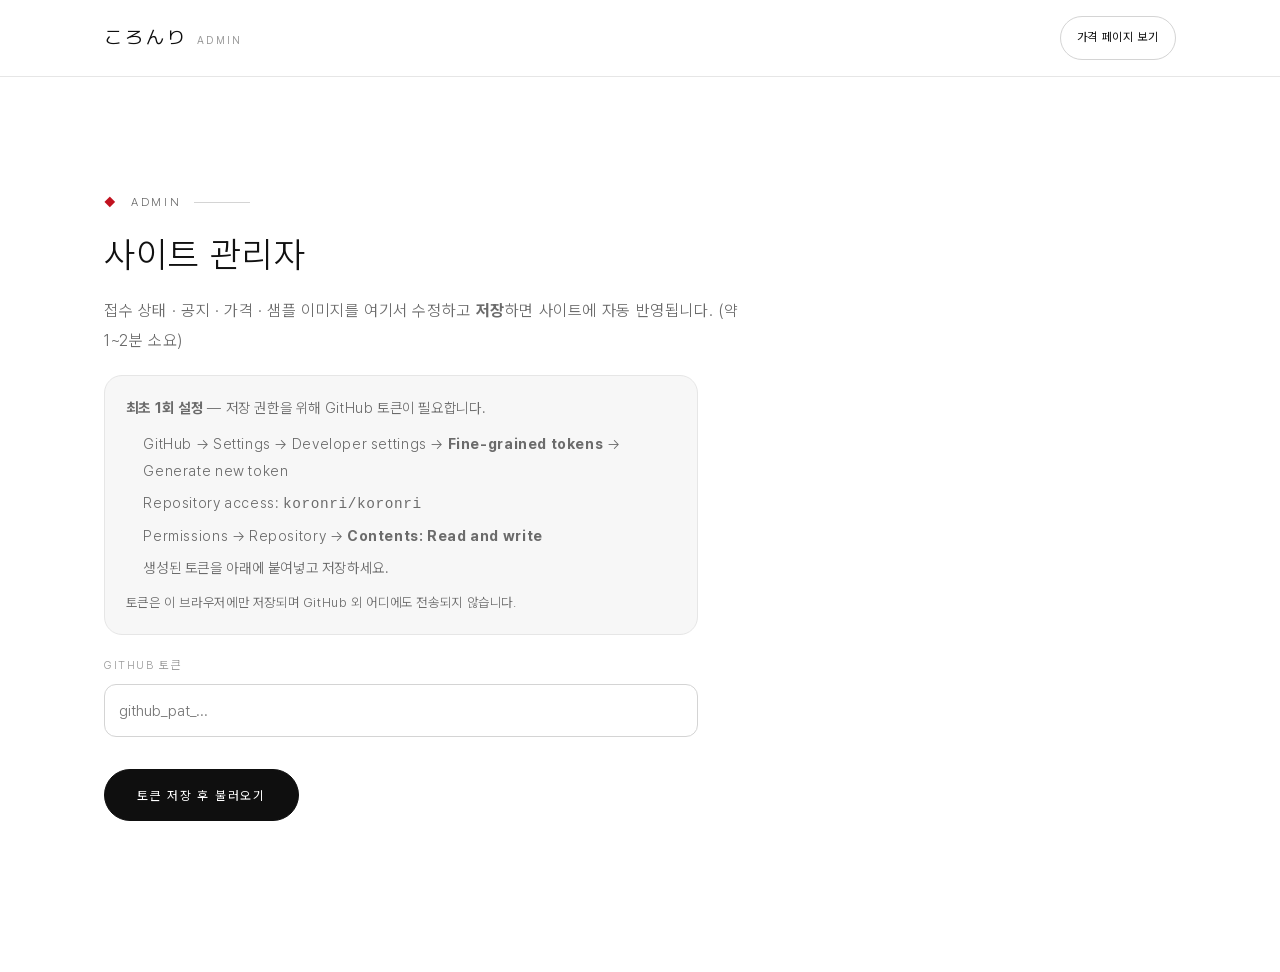
<file: admin.html>
<!doctype html>
<html lang="ko">
  <head>
    <meta charset="UTF-8" />
    <meta name="viewport" content="width=device-width, initial-scale=1" />
    <meta name="robots" content="noindex, nofollow" />
    <link rel="icon" type="image/svg+xml" href="data:image/svg+xml,%3Csvg xmlns='http://www.w3.org/2000/svg' viewBox='0 0 32 32'%3E%3Crect width='32' height='32' rx='7' fill='%2314110e'/%3E%3Ccircle cx='16' cy='16' r='6' fill='%23e11d29'/%3E%3C/svg%3E" />
    <title>사이트 관리자 — ころんり</title>
    <script>
      document.documentElement.classList.add('nav-js');
    </script>
    <link rel="stylesheet" href="./src/styles.css" />
  </head>
  <body>
    <header class="site-header">
      <div class="container site-header__inner">
        <a class="brand" href="./index.html"
          >ころんり<span class="brand__tag">Admin</span></a
        >
        <a class="site-nav__link site-nav__link--lang" href="./pricing.html"
          >가격 페이지 보기</a
        >
      </div>
    </header>

    <main id="main" class="container section">
      <p class="eyebrow"><span class="num">◆</span> Admin</p>
      <h1 class="section-title">사이트 관리자</h1>
      <p class="lede measure">
        접수 상태 · 공지 · 가격 · 샘플 이미지를 여기서 수정하고
        <strong>저장</strong>하면 사이트에 자동 반영됩니다. (약 1~2분 소요)
      </p>

      <!-- 토큰 설정 -->
      <section id="token-gate" class="measure" hidden>
        <div class="admin-note">
          <p style="margin-bottom: 0.6rem">
            <strong>최초 1회 설정</strong> — 저장 권한을 위해 GitHub 토큰이
            필요합니다.
          </p>
          <ol style="padding-left: 1.1rem; display: grid; gap: 0.35rem">
            <li>
              GitHub → Settings → Developer settings →
              <strong>Fine-grained tokens</strong> → Generate new token
            </li>
            <li>Repository access: <code>koronri/koronri</code></li>
            <li>
              Permissions → Repository → <strong>Contents: Read and write</strong>
            </li>
            <li>생성된 토큰을 아래에 붙여넣고 저장하세요.</li>
          </ol>
          <p style="margin-top: 0.6rem; font-size: 0.82rem">
            토큰은 이 브라우저에만 저장되며 GitHub 외 어디에도 전송되지 않습니다.
          </p>
        </div>
        <div class="admin-field">
          <label for="token-input">GitHub 토큰</label>
          <input
            id="token-input"
            class="admin-input"
            type="password"
            autocomplete="off"
            placeholder="github_pat_..."
          />
        </div>
        <div class="btn-row">
          <button id="token-save" type="button" class="btn btn--primary">
            토큰 저장 후 불러오기
          </button>
        </div>
        <p id="token-status" class="admin-status"></p>
      </section>

      <!-- 비밀번호 게이트 (Worker 방식일 때만 사용) -->
      <section id="pass-gate" class="measure" hidden>
        <div class="admin-note">
          <p style="margin-bottom: 0.6rem">
            <strong>비밀번호 입력</strong> — 저장하려면 관리자 비밀번호가 필요합니다.
          </p>
          <p style="font-size: 0.82rem">
            비밀번호는 이 브라우저에만 저장되며, 저장 시에만 서버로 전송됩니다.
          </p>
        </div>
        <div class="admin-field">
          <label for="pass-input">관리자 비밀번호</label>
          <input
            id="pass-input"
            class="admin-input"
            type="password"
            autocomplete="off"
            placeholder="비밀번호"
          />
        </div>
        <div class="btn-row">
          <button id="pass-save" type="button" class="btn btn--primary">
            확인 후 불러오기
          </button>
        </div>
        <p id="pass-status" class="admin-status"></p>
      </section>

      <!-- 편집기 -->
      <section id="editor" class="measure" hidden>
        <div class="admin-field">
          <label>접수 상태</label>
          <div class="admin-radios">
            <label><input type="radio" name="status" value="OPEN" /> 접수 중</label>
            <label><input type="radio" name="status" value="CLOSED" /> 마감</label>
            <label
              ><input type="radio" name="status" value="PREPARING" /> 준비 중</label
            >
          </div>
        </div>

        <div class="admin-field">
          <label for="ann-ko">공지 배너 · 한국어 <span style="text-transform:none;letter-spacing:0">(비우면 숨김)</span></label>
          <textarea id="ann-ko" class="admin-textarea" placeholder="예) 8월 커미션 접수 오픈했습니다!"></textarea>
        </div>
        <div class="admin-field">
          <label for="ann-ja">공지 배너 · 일본어</label>
          <textarea id="ann-ja" class="admin-textarea" placeholder="例) 8月のコミッション受付を開始しました！"></textarea>
        </div>
        <div class="admin-field">
          <label for="note">가격 안내 문구 · 한국어</label>
          <textarea id="note" class="admin-textarea"></textarea>
        </div>
        <div class="admin-field">
          <label for="note-ja">가격 안내 문구 · 일본어</label>
          <textarea id="note-ja" class="admin-textarea"></textarea>
        </div>

        <h2 class="section-title" style="font-size: 1.2rem; margin-top: 2.25rem">
          타입별 가격 · 샘플 이미지
        </h2>
        <p class="admin-note" style="margin-top: 0.5rem">
          각 항목의 이름·가격은 <strong>한국어 / 일본어</strong>를 함께 입력합니다.
          일본어 칸을 비우면 일본어 페이지에서 한국어 값이 그대로 표시됩니다.
        </p>
        <div id="categories"></div>
        <button id="add-category" type="button" class="admin-addbtn">
          + 카테고리 추가
        </button>

        <h2 class="section-title" style="font-size: 1.2rem; margin-top: 2.5rem">
          추가 옵션
        </h2>
        <div id="options" class="admin-cat"></div>
        <button id="add-option" type="button" class="admin-addbtn">
          + 옵션 추가
        </button>

        <div class="btn-row">
          <button id="save" type="button" class="btn btn--primary">저장</button>
          <button id="reload" type="button" class="btn btn--ghost">
            다시 불러오기
          </button>
          <button id="clear-token" type="button" class="btn btn--ghost">
            토큰 지우기
          </button>
        </div>
        <p id="status" class="admin-status"></p>
      </section>
    </main>

    <script>
      (function () {
        // ── 저장 방식 설정 ─────────────────────────────────────────
        // WORKER_URL 을 비워 두면: GitHub 토큰 방식 (기존)
        // Cloudflare Worker 배포 후 그 URL 을 넣으면: 비밀번호 방식
        //   예) 'https://koronri-admin.<계정>.workers.dev'  (server/README.md 참고)
        var WORKER_URL = '';
        // ───────────────────────────────────────────────────────────

        var OWNER = 'koronri';
        var REPO = 'koronri';
        var BRANCH = 'main';
        var PATH = 'data/pricing.json';
        var TOKEN_KEY = 'koronri_gh_pat';
        var PASS_KEY = 'koronri_admin_pass';
        var API =
          'https://api.github.com/repos/' + OWNER + '/' + REPO + '/contents/';
        var USE_WORKER = !!WORKER_URL;

        var $ = function (id) { return document.getElementById(id); };
        var currentSha = null;

        function getPass() { return localStorage.getItem(PASS_KEY); }

        function b64encode(str) { return btoa(unescape(encodeURIComponent(str))); }
        function b64decode(b64) { return decodeURIComponent(escape(atob(b64.replace(/\s/g, '')))); }
        function today() {
          var d = new Date();
          return (
            d.getFullYear() + '-' + ('0' + (d.getMonth() + 1)).slice(-2) + '-' + ('0' + d.getDate()).slice(-2)
          );
        }
        function getToken() { return localStorage.getItem(TOKEN_KEY); }
        function status(el, msg, kind) {
          el.textContent = msg;
          el.className = 'admin-status' + (kind ? ' admin-status--' + kind : '');
        }
        function ghHeaders(token) {
          return {
            Authorization: 'Bearer ' + token,
            Accept: 'application/vnd.github+json',
            'Content-Type': 'application/json',
          };
        }

        // ---------- 폼 구성요소 ----------
        // 한 행 = 이름(한/일) + 가격(한/일) + 삭제. prefix 로 클래스 구분(item/opt)
        function makeRow(data, prefix) {
          data = data || {};
          var row = document.createElement('div');
          row.className = 'admin-row';
          row.innerHTML =
            '<div class="admin-row__group admin-row__group--name">' +
              '<input class="admin-input ' + prefix + '-name" type="text" placeholder="이름 (한국어)">' +
              '<input class="admin-input ' + prefix + '-nameja" type="text" lang="ja" placeholder="名前 (日本語)">' +
            '</div>' +
            '<div class="admin-row__group admin-row__group--price">' +
              '<input class="admin-input ' + prefix + '-price" type="text" placeholder="가격 (한국어)">' +
              '<input class="admin-input ' + prefix + '-priceja" type="text" lang="ja" placeholder="価格 (日本語)">' +
            '</div>' +
            '<button type="button" class="admin-remove" aria-label="삭제">×</button>';
          row.querySelector('.' + prefix + '-name').value = data.name || '';
          row.querySelector('.' + prefix + '-nameja').value = data.nameJa || '';
          row.querySelector('.' + prefix + '-price').value = data.price || '';
          row.querySelector('.' + prefix + '-priceja').value = data.priceJa || '';
          row.querySelector('.admin-remove').addEventListener('click', function () {
            (row.closest('.admin-item') || row).remove();
          });
          return row;
        }

        function setPreview(block, url) {
          var prev = block.querySelector('.img-preview');
          if (!prev) return;
          if (url) { prev.src = url; prev.hidden = false; }
          else { prev.hidden = true; }
        }

        // 재사용 이미지 블록(카테고리·항목 공용). marker: 'cat' | 'item'
        function makeImageBlock(url, marker) {
          var wrap = document.createElement('div');
          wrap.className = 'admin-catimg admin-catimg--' + marker;
          wrap.innerHTML =
            '<img class="img-preview" alt="미리보기" hidden>' +
            '<div class="admin-catimg__controls">' +
            '<input class="admin-input img-url" type="text" placeholder="이미지 URL (또는 업로드)">' +
            '<label class="admin-addbtn admin-upload">이미지 업로드<input type="file" accept="image/*" class="img-file" hidden></label>' +
            '<span class="img-upstatus admin-status"></span>' +
            '</div>';
          wrap.querySelector('.img-url').value = url || '';
          setPreview(wrap, url || '');
          wrap.querySelector('.img-url').addEventListener('input', function (e) {
            setPreview(wrap, e.target.value.trim());
          });
          wrap.querySelector('.img-file').addEventListener('change', function (e) {
            if (e.target.files && e.target.files[0]) uploadImage(e.target.files[0], wrap);
          });
          return wrap;
        }

        // 항목 = 이름/가격 행 + 개별 이미지 블록
        function makeItem(data) {
          data = data || {};
          var wrap = document.createElement('div');
          wrap.className = 'admin-item';
          wrap.appendChild(makeRow(data, 'item'));
          wrap.appendChild(makeImageBlock(data.image, 'item'));
          return wrap;
        }

        function uploadImage(file, box) {
          var upEl = box.querySelector('.img-upstatus');
          if (USE_WORKER ? !getPass() : !getToken()) { showGate(); return; }
          if (!file.type || file.type.indexOf('image/') !== 0) {
            upEl.textContent = '이미지 파일만 업로드할 수 있습니다.';
            return;
          }
          upEl.textContent = '처리 중…';
          var reader = new FileReader();
          reader.onload = function () {
            var img = new Image();
            img.onload = function () {
              var max = 1000, w = img.width, h = img.height;
              if (w > max || h > max) {
                var s = Math.min(max / w, max / h);
                w = Math.round(w * s); h = Math.round(h * s);
              }
              var canvas = document.createElement('canvas');
              canvas.width = w; canvas.height = h;
              canvas.getContext('2d').drawImage(img, 0, 0, w, h);
              var b64 = canvas.toDataURL('image/jpeg', 0.85).split(',')[1];
              upEl.textContent = '업로드 중…';
              var upReq = USE_WORKER
                ? fetch(WORKER_URL + '/upload', {
                    method: 'POST',
                    headers: { 'Content-Type': 'application/json' },
                    body: JSON.stringify({ password: getPass(), contentBase64: b64 }),
                  }).then(function (r) {
                    return r.json().then(function (j) {
                      if (!r.ok || !j.ok) throw new Error(j.error || 'HTTP ' + r.status);
                      return j.path;
                    });
                  })
                : (function () {
                    var path = 'data/images/upload-' + Date.now() + '.jpg';
                    return fetch(API + path, {
                      method: 'PUT',
                      headers: ghHeaders(getToken()),
                      body: JSON.stringify({
                        message: 'chore(admin): 샘플 이미지 업로드',
                        content: b64,
                        branch: BRANCH,
                      }),
                    }).then(function (r) {
                      if (!r.ok) return r.json().then(function (j) { throw new Error(j.message || 'HTTP ' + r.status); });
                      return r.json().then(function () { return './' + path; });
                    });
                  })();
              upReq
                .then(function (url) {
                  box.querySelector('.img-url').value = url;
                  setPreview(box, url);
                  upEl.textContent = '업로드 완료 · 아래 [저장]을 눌러 반영하세요';
                })
                .catch(function (e) { upEl.textContent = '업로드 실패: ' + e.message; });
            };
            img.src = reader.result;
          };
          reader.readAsDataURL(file);
        }

        function makeCategory(cat) {
          cat = cat || { name: '', image: '', items: [] };
          var box = document.createElement('div');
          box.className = 'admin-cat';

          var head = document.createElement('div');
          head.className = 'admin-row';
          head.innerHTML =
            '<div class="admin-row__group admin-row__group--name">' +
              '<input class="admin-input cat-name" type="text" placeholder="카테고리 이름 (한국어)">' +
              '<input class="admin-input cat-nameja" type="text" lang="ja" placeholder="カテゴリ名 (日本語)">' +
            '</div>' +
            '<button type="button" class="admin-remove" aria-label="카테고리 삭제">×</button>';
          head.querySelector('.cat-name').value = cat.name || '';
          head.querySelector('.cat-nameja').value = cat.nameJa || '';
          head.querySelector('.admin-remove').addEventListener('click', function () { box.remove(); });
          box.appendChild(head);

          box.appendChild(makeImageBlock(cat.image, 'cat'));

          var items = document.createElement('div');
          items.className = 'items';
          (cat.items || []).forEach(function (it) {
            items.appendChild(makeItem(it));
          });
          box.appendChild(items);

          var addItem = document.createElement('button');
          addItem.type = 'button';
          addItem.className = 'admin-addbtn';
          addItem.textContent = '+ 항목 추가';
          addItem.addEventListener('click', function () {
            items.appendChild(makeItem(null));
          });
          box.appendChild(addItem);
          return box;
        }

        function renderForm(data) {
          var st = String(data.status || 'PREPARING').toUpperCase();
          var radio = document.querySelector('input[name="status"][value="' + st + '"]');
          if (radio) radio.checked = true;
          else document.querySelector('input[name="status"][value="PREPARING"]').checked = true;
          $('ann-ko').value = data.announcement || '';
          $('ann-ja').value = data.announcementJa || '';
          $('note').value = data.note || '';
          $('note-ja').value = data.noteJa || '';

          var cats = $('categories');
          cats.innerHTML = '';
          (data.categories || []).forEach(function (c) { cats.appendChild(makeCategory(c)); });

          var opts = $('options');
          opts.innerHTML = '';
          (data.options || []).forEach(function (o) {
            opts.appendChild(makeRow(o, 'opt'));
          });
        }

        function collectData() {
          var statusEl = document.querySelector('input[name="status"]:checked');
          var cats = [].map.call(
            document.querySelectorAll('#categories .admin-cat'),
            function (box) {
              return {
                name: box.querySelector('.cat-name').value.trim(),
                nameJa: box.querySelector('.cat-nameja').value.trim(),
                image: box.querySelector('.admin-catimg--cat .img-url').value.trim(),
                items: [].map
                  .call(box.querySelectorAll('.items .admin-item'), function (el) {
                    return {
                      name: el.querySelector('.item-name').value.trim(),
                      nameJa: el.querySelector('.item-nameja').value.trim(),
                      price: el.querySelector('.item-price').value.trim(),
                      priceJa: el.querySelector('.item-priceja').value.trim(),
                      image: el.querySelector('.admin-catimg--item .img-url').value.trim(),
                    };
                  })
                  .filter(function (it) { return it.name || it.nameJa || it.price || it.priceJa || it.image; }),
              };
            }
          ).filter(function (c) { return c.name || c.nameJa || c.items.length || c.image; });

          var options = [].map
            .call($('options').querySelectorAll('.admin-row'), function (r) {
              return {
                name: r.querySelector('.opt-name').value.trim(),
                nameJa: r.querySelector('.opt-nameja').value.trim(),
                price: r.querySelector('.opt-price').value.trim(),
                priceJa: r.querySelector('.opt-priceja').value.trim(),
              };
            })
            .filter(function (o) { return o.name || o.nameJa || o.price || o.priceJa; });

          return {
            updatedAt: today(),
            status: statusEl ? statusEl.value : 'PREPARING',
            announcement: $('ann-ko').value.trim(),
            announcementJa: $('ann-ja').value.trim(),
            note: $('note').value.trim(),
            noteJa: $('note-ja').value.trim(),
            categories: cats,
            options: options,
          };
        }

        // ---------- GitHub API ----------
        function showGate() {
          $('token-gate').hidden = USE_WORKER;
          $('pass-gate').hidden = !USE_WORKER;
          $('editor').hidden = true;
        }
        function showEditor() {
          $('token-gate').hidden = true;
          $('pass-gate').hidden = true;
          $('editor').hidden = false;
        }

        function loadData() {
          // 비밀번호(Worker) 방식: 인증 없이 공개 데이터를 읽어 폼을 채운다
          if (USE_WORKER) {
            if (!getPass()) { showGate(); return; }
            status($('status'), '불러오는 중…', null);
            fetch('./data/pricing.json?t=' + Date.now())
              .then(function (r) { if (!r.ok) throw new Error('HTTP ' + r.status); return r.json(); })
              .then(function (json) {
                renderForm(json);
                showEditor();
                status($('status'), '', null);
              })
              .catch(function (e) {
                showEditor();
                status($('status'), '불러오기 실패: ' + e.message, 'err');
              });
            return;
          }
          var token = getToken();
          if (!token) { showGate(); return; }
          status($('status'), '불러오는 중…', null);
          fetch(API + PATH + '?ref=' + BRANCH, { headers: ghHeaders(token) })
            .then(function (r) {
              if (r.status === 401) throw new Error('AUTH');
              if (!r.ok) throw new Error('HTTP ' + r.status);
              return r.json();
            })
            .then(function (json) {
              currentSha = json.sha;
              renderForm(JSON.parse(b64decode(json.content)));
              showEditor();
              status($('status'), '', null);
            })
            .catch(function (e) {
              if (e.message === 'AUTH') {
                status($('token-status'), '토큰이 유효하지 않거나 권한이 없습니다.', 'err');
                showGate();
              } else {
                showEditor();
                status($('status'), '불러오기 실패: ' + e.message, 'err');
              }
            });
        }

        function save() {
          // 비밀번호(Worker) 방식: Worker 에 payload 를 POST → Worker 가 커밋
          if (USE_WORKER) {
            if (!getPass()) { showGate(); return; }
            var payload = JSON.stringify(collectData(), null, 2) + '\n';
            status($('status'), '저장 중…', null);
            fetch(WORKER_URL + '/save', {
              method: 'POST',
              headers: { 'Content-Type': 'application/json' },
              body: JSON.stringify({ password: getPass(), content: payload }),
            })
              .then(function (r) { return r.json().then(function (j) { return { r: r, j: j }; }); })
              .then(function (res) {
                if (res.r.status === 401) throw new Error('AUTH');
                if (!res.r.ok || !res.j.ok) throw new Error(res.j.error || 'HTTP ' + res.r.status);
                status($('status'), '저장되었습니다. 약 1~2분 뒤 사이트에 반영됩니다.', 'ok');
              })
              .catch(function (e) {
                if (e.message === 'AUTH') status($('status'), '비밀번호가 올바르지 않습니다. [비밀번호 지우기] 후 다시 입력해 주세요.', 'err');
                else status($('status'), '저장 실패: ' + e.message, 'err');
              });
            return;
          }
          var token = getToken();
          if (!token) { showGate(); return; }
          var content = b64encode(JSON.stringify(collectData(), null, 2) + '\n');
          status($('status'), '저장 중…', null);
          fetch(API + PATH, {
            method: 'PUT',
            headers: ghHeaders(token),
            body: JSON.stringify({
              message: 'chore(admin): 사이트 콘텐츠 업데이트',
              content: content,
              sha: currentSha,
              branch: BRANCH,
            }),
          })
            .then(function (r) {
              if (r.status === 401) throw new Error('AUTH');
              if (r.status === 409) throw new Error('CONFLICT');
              if (!r.ok) return r.json().then(function (j) { throw new Error(j.message || 'HTTP ' + r.status); });
              return r.json();
            })
            .then(function (json) {
              currentSha = json.content.sha;
              status($('status'), '저장되었습니다. 약 1~2분 뒤 사이트에 반영됩니다.', 'ok');
            })
            .catch(function (e) {
              if (e.message === 'AUTH') status($('status'), '토큰이 유효하지 않습니다. 다시 설정해 주세요.', 'err');
              else if (e.message === 'CONFLICT') status($('status'), '다른 곳에서 먼저 저장되었습니다. [다시 불러오기] 후 저장해 주세요.', 'err');
              else status($('status'), '저장 실패: ' + e.message, 'err');
            });
        }

        // ---------- 이벤트 ----------
        $('token-save').addEventListener('click', function () {
          var t = $('token-input').value.trim();
          if (!t) { status($('token-status'), '토큰을 입력해 주세요.', 'err'); return; }
          localStorage.setItem(TOKEN_KEY, t);
          $('token-input').value = '';
          loadData();
        });
        $('pass-save').addEventListener('click', function () {
          var p = $('pass-input').value;
          if (!p) { status($('pass-status'), '비밀번호를 입력해 주세요.', 'err'); return; }
          status($('pass-status'), '확인 중…', null);
          fetch(WORKER_URL + '/verify', {
            method: 'POST',
            headers: { 'Content-Type': 'application/json' },
            body: JSON.stringify({ password: p }),
          })
            .then(function (r) {
              if (r.ok) {
                localStorage.setItem(PASS_KEY, p);
                $('pass-input').value = '';
                loadData();
              } else {
                status($('pass-status'), '비밀번호가 올바르지 않습니다.', 'err');
              }
            })
            .catch(function (e) { status($('pass-status'), '확인 실패: ' + e.message, 'err'); });
        });
        $('save').addEventListener('click', save);
        $('reload').addEventListener('click', loadData);
        $('add-category').addEventListener('click', function () {
          $('categories').appendChild(makeCategory());
        });
        $('add-option').addEventListener('click', function () {
          $('options').appendChild(makeRow(null, 'opt'));
        });
        $('clear-token').addEventListener('click', function () {
          localStorage.removeItem(TOKEN_KEY);
          localStorage.removeItem(PASS_KEY);
          currentSha = null;
          showGate();
          if (USE_WORKER) status($('pass-status'), '비밀번호를 지웠습니다.', null);
          else status($('token-status'), '토큰을 지웠습니다.', null);
        });

        // 모드에 따라 안내 문구/버튼 라벨 조정
        if (USE_WORKER) {
          $('clear-token').textContent = '비밀번호 지우기';
        }

        loadData();
      })();
    </script>
  </body>
</html>
</file>
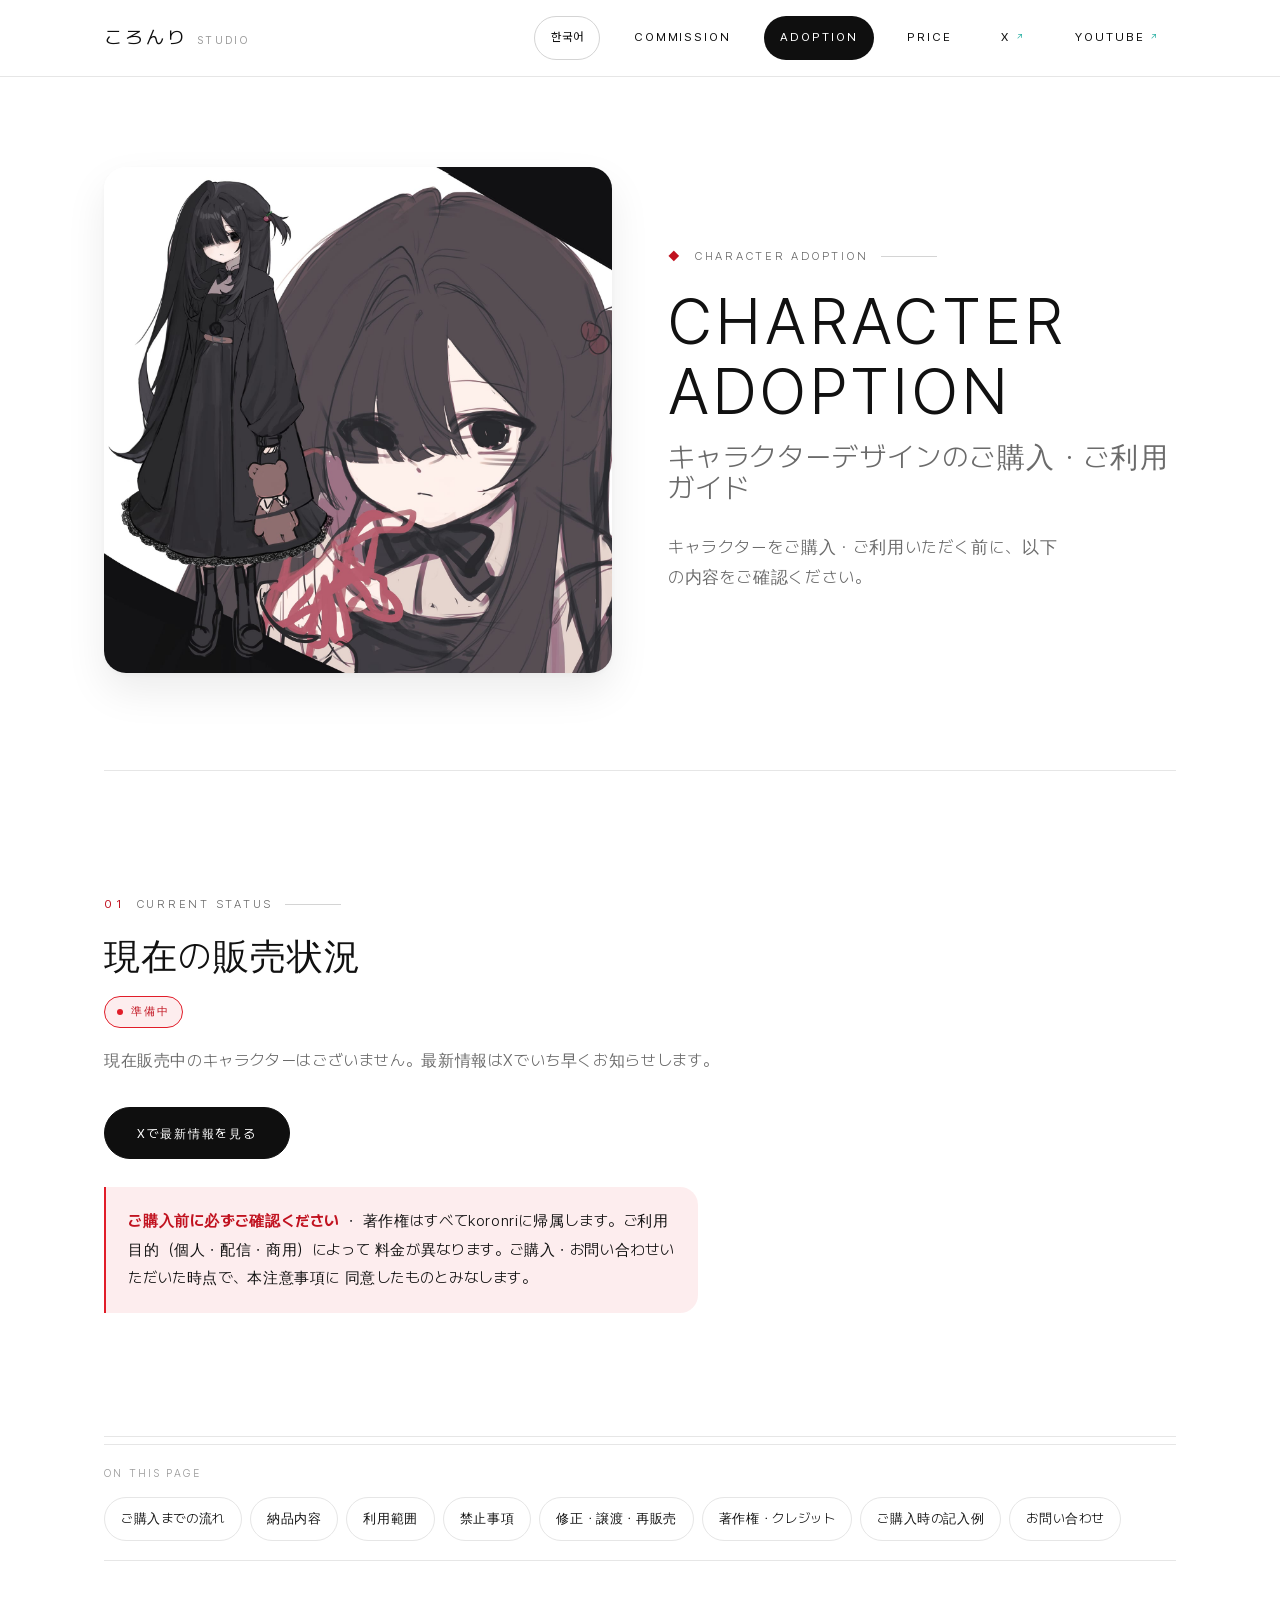
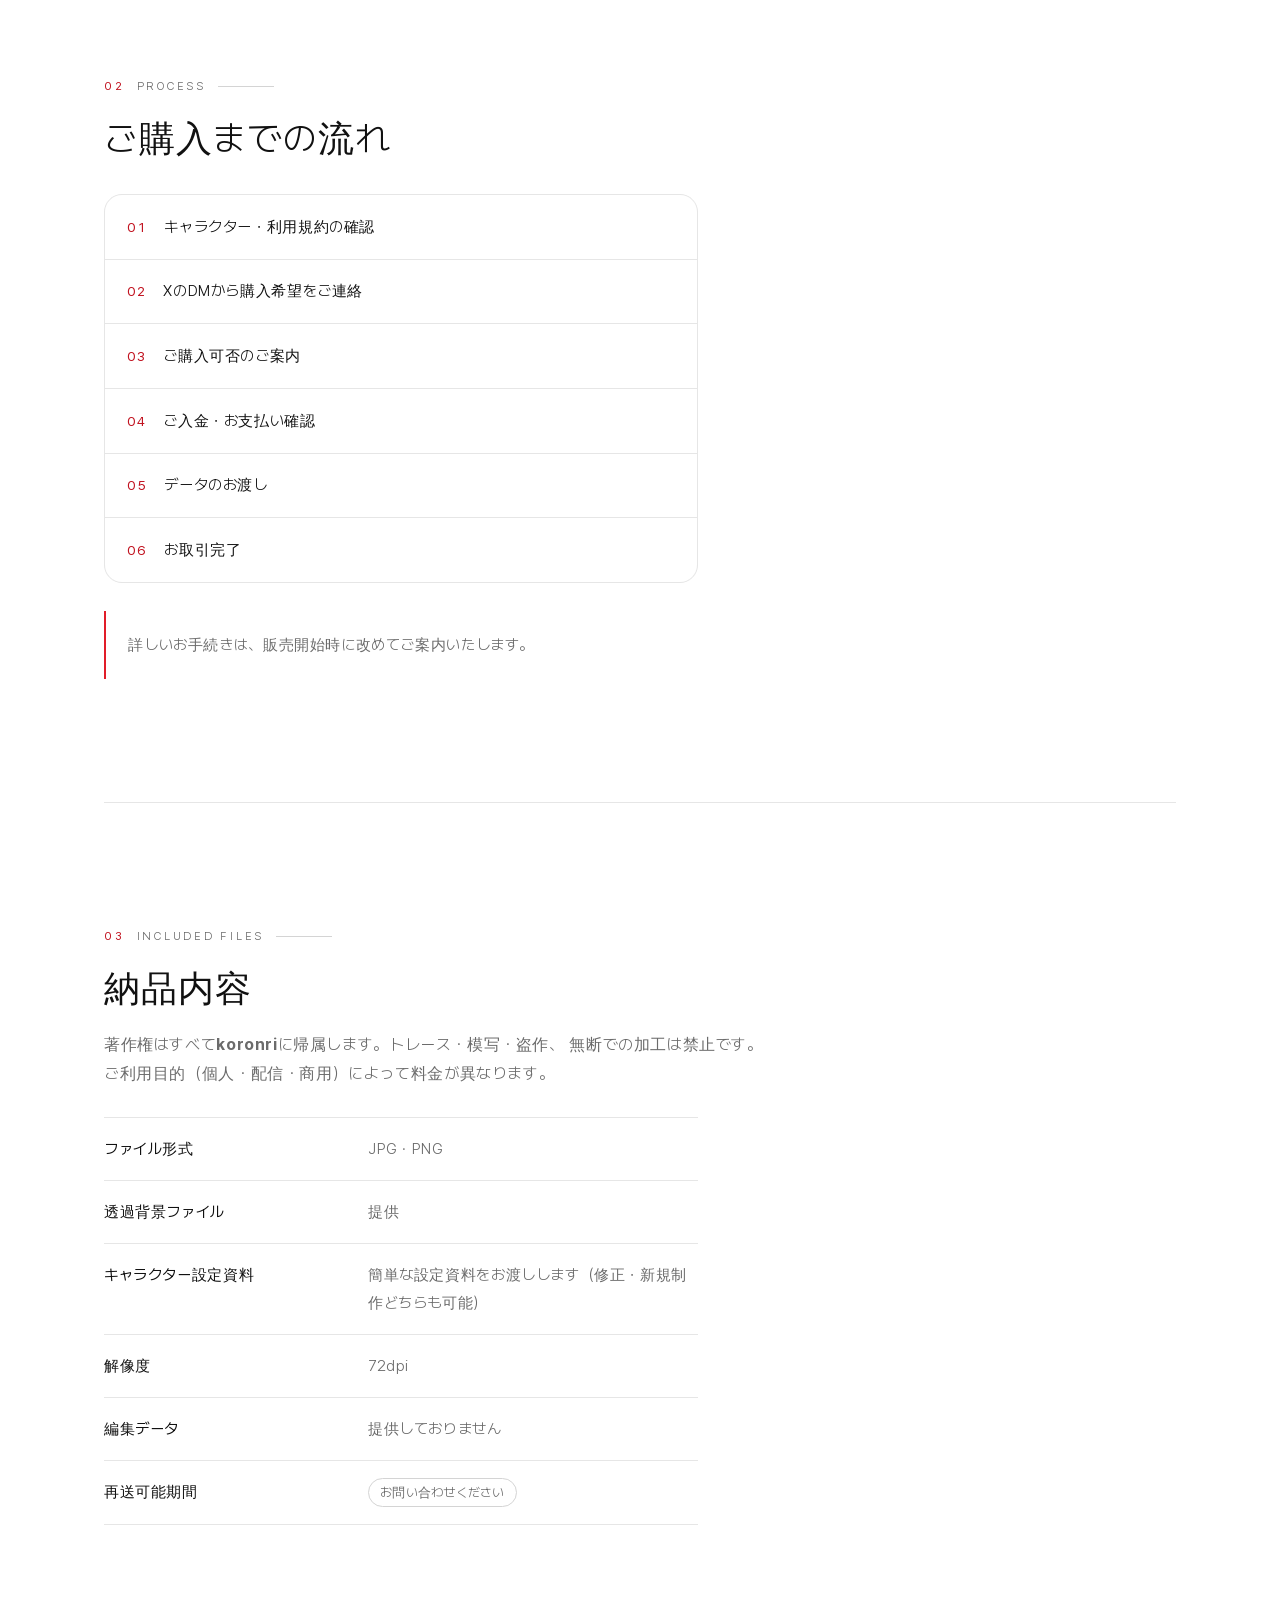
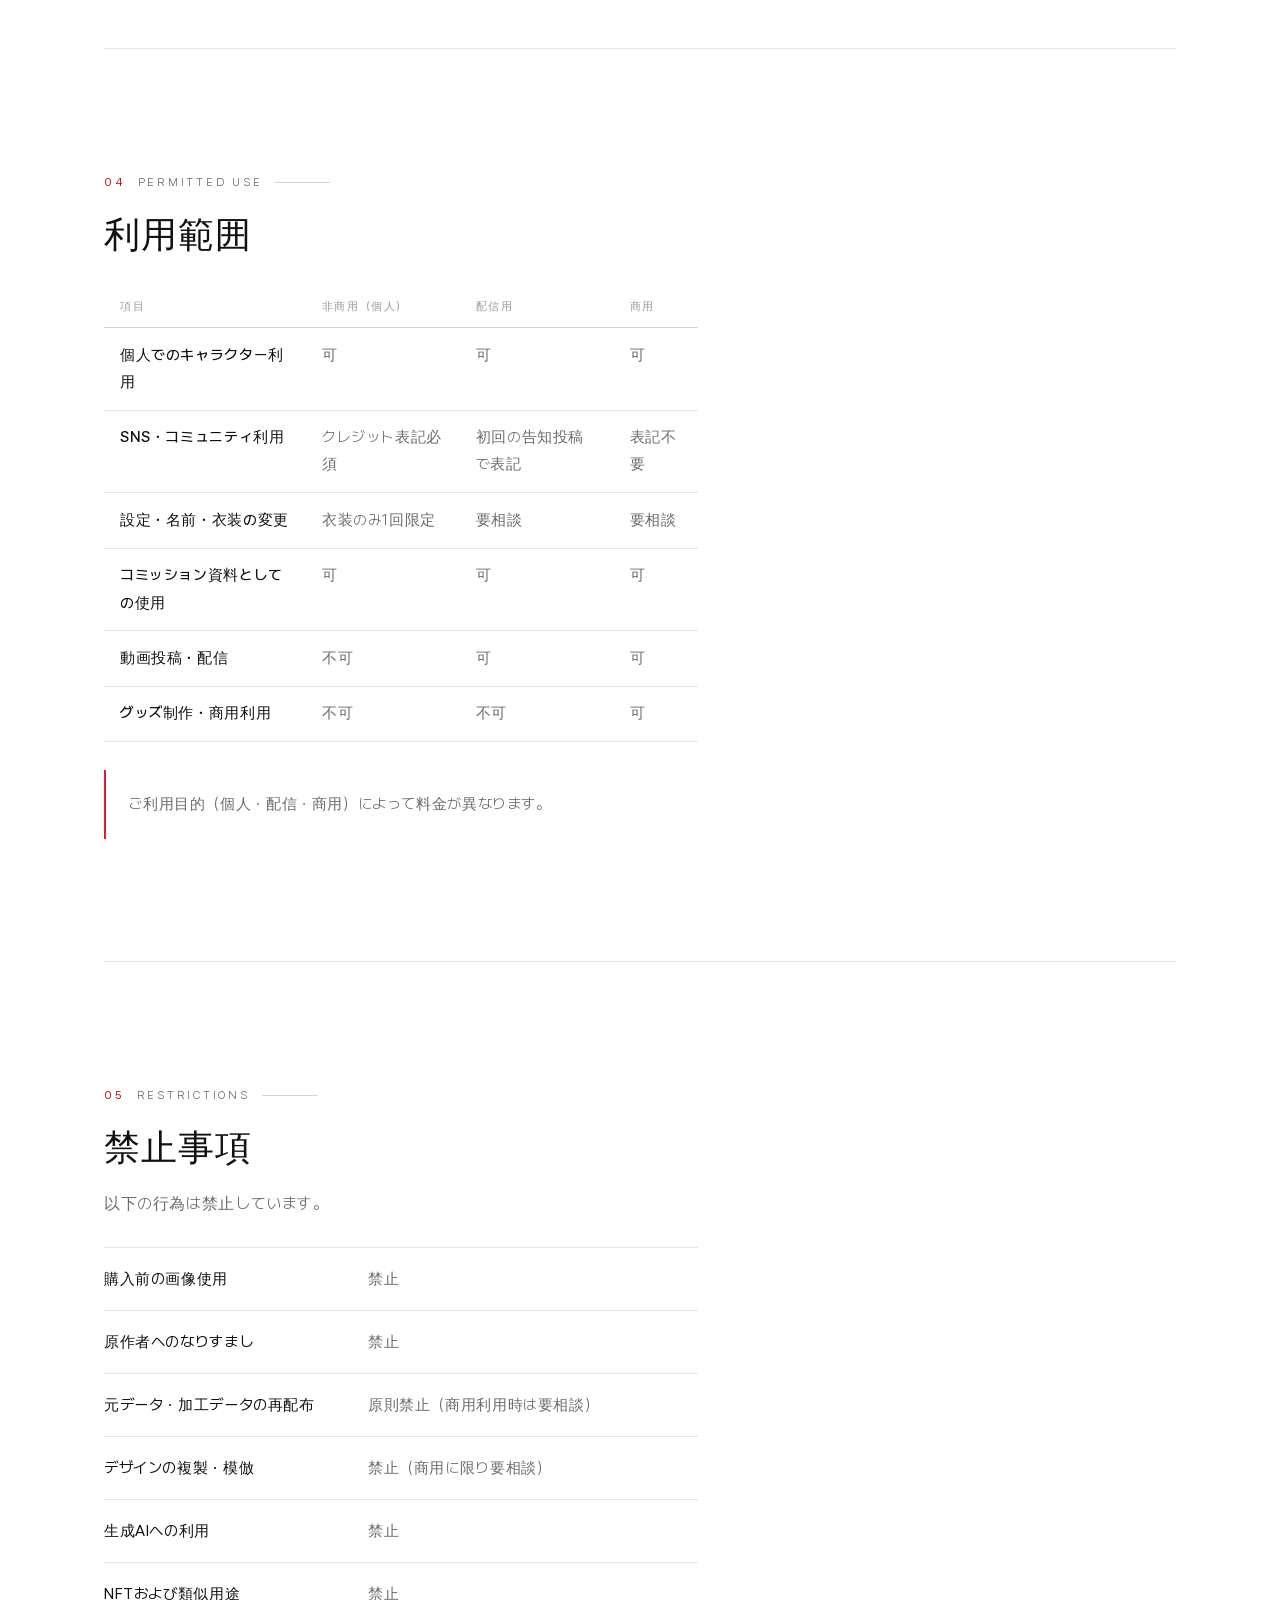
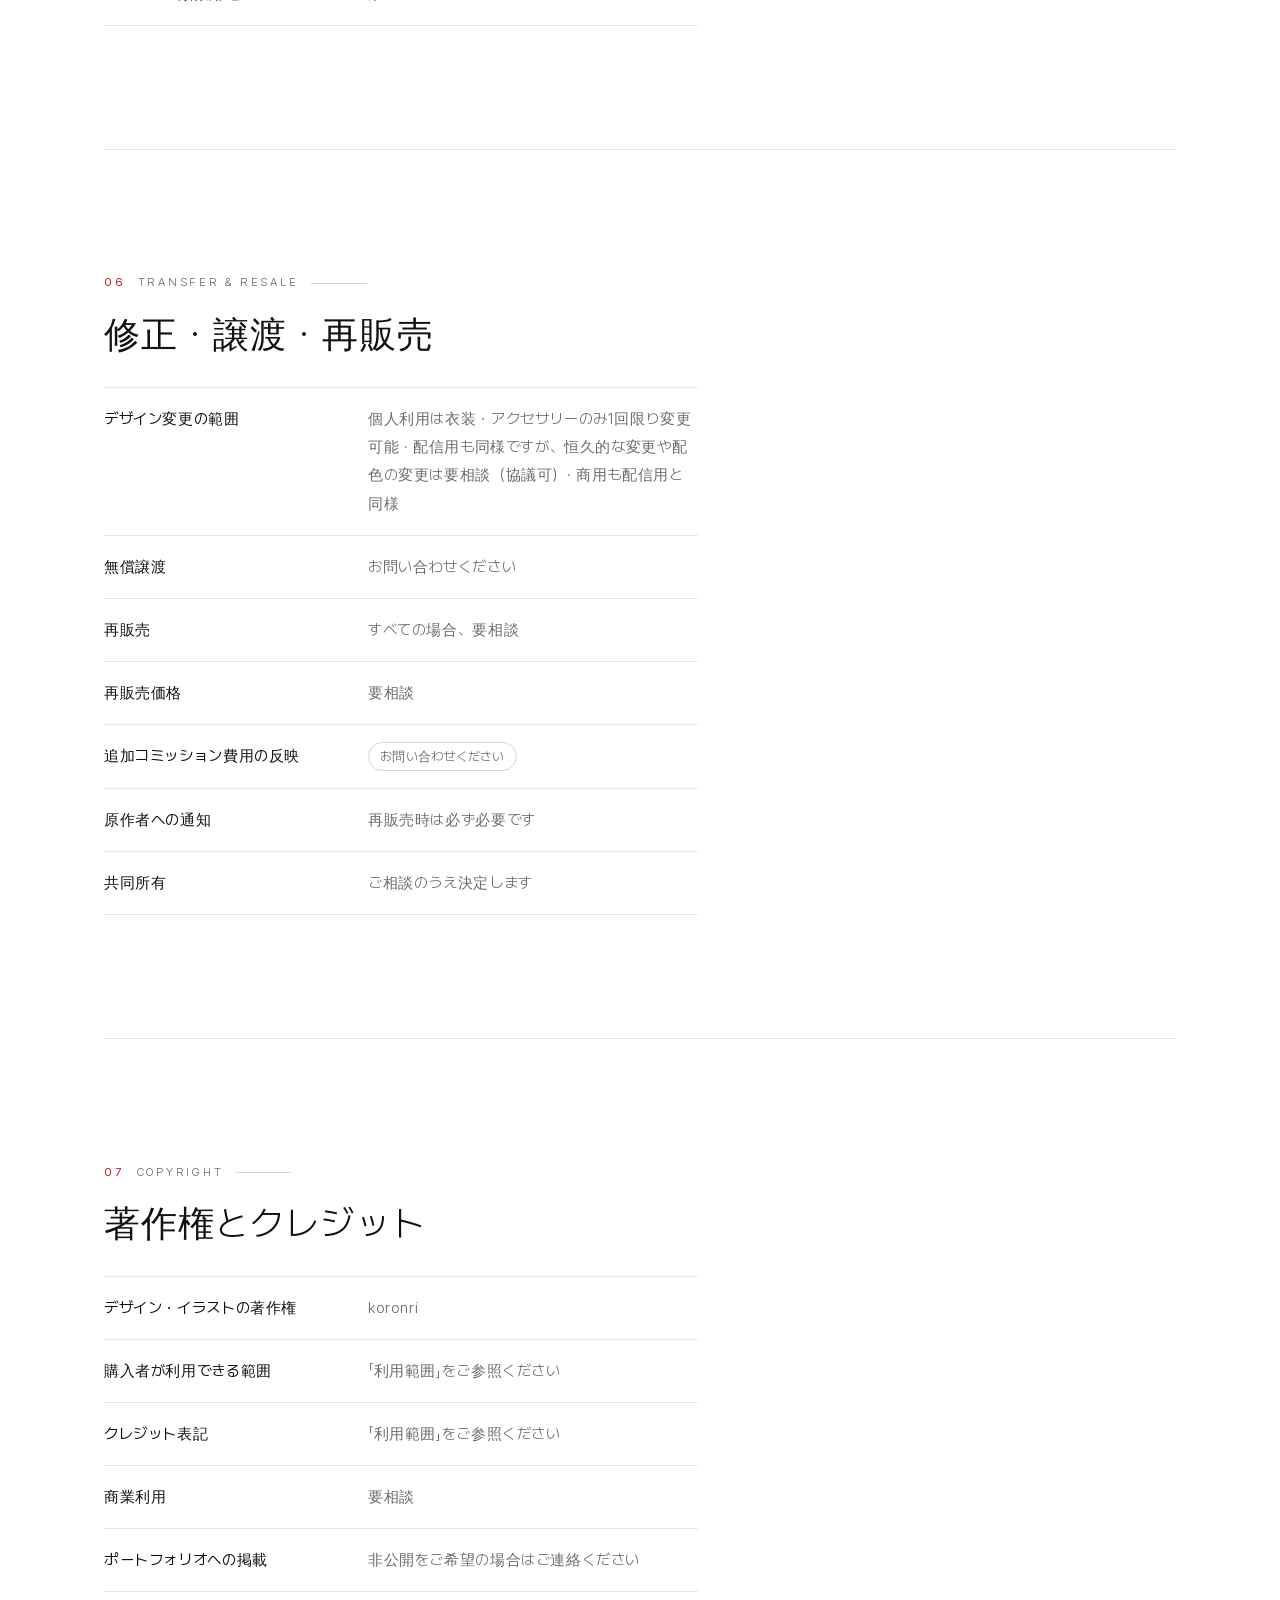
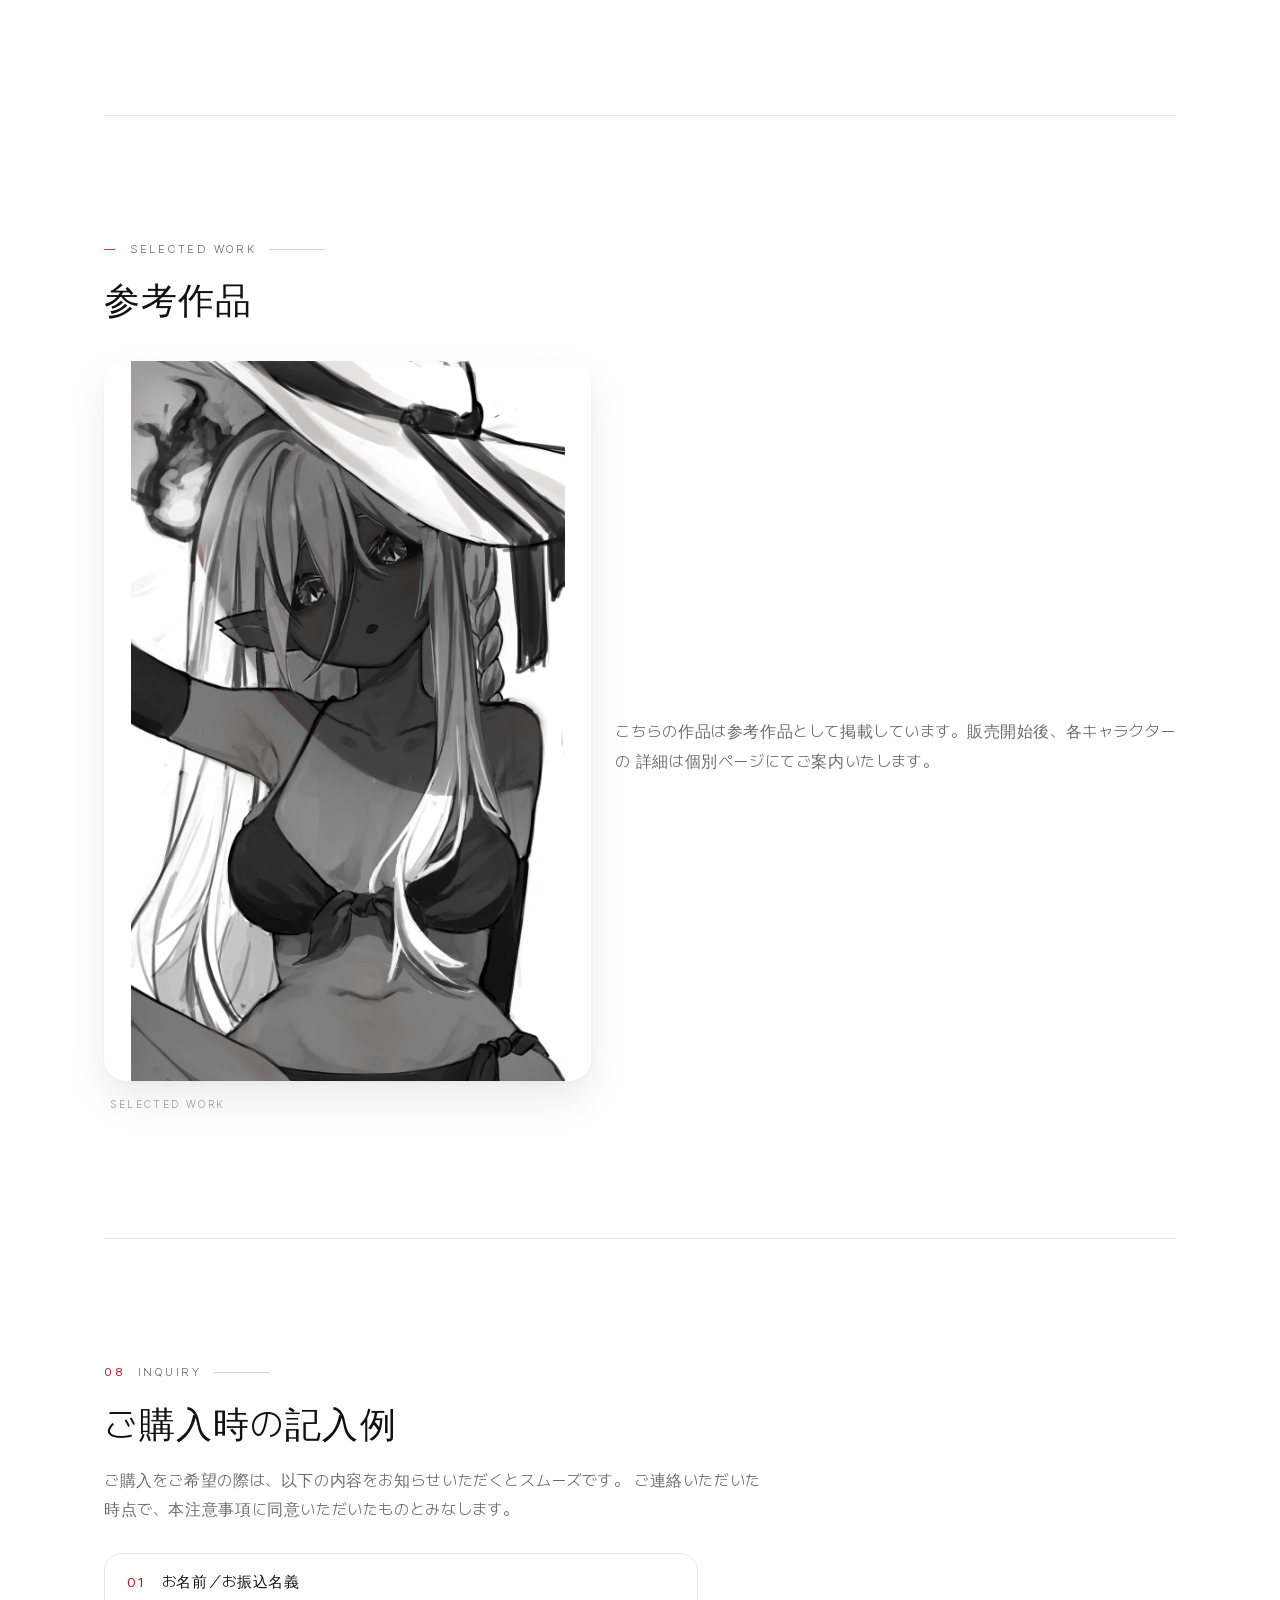
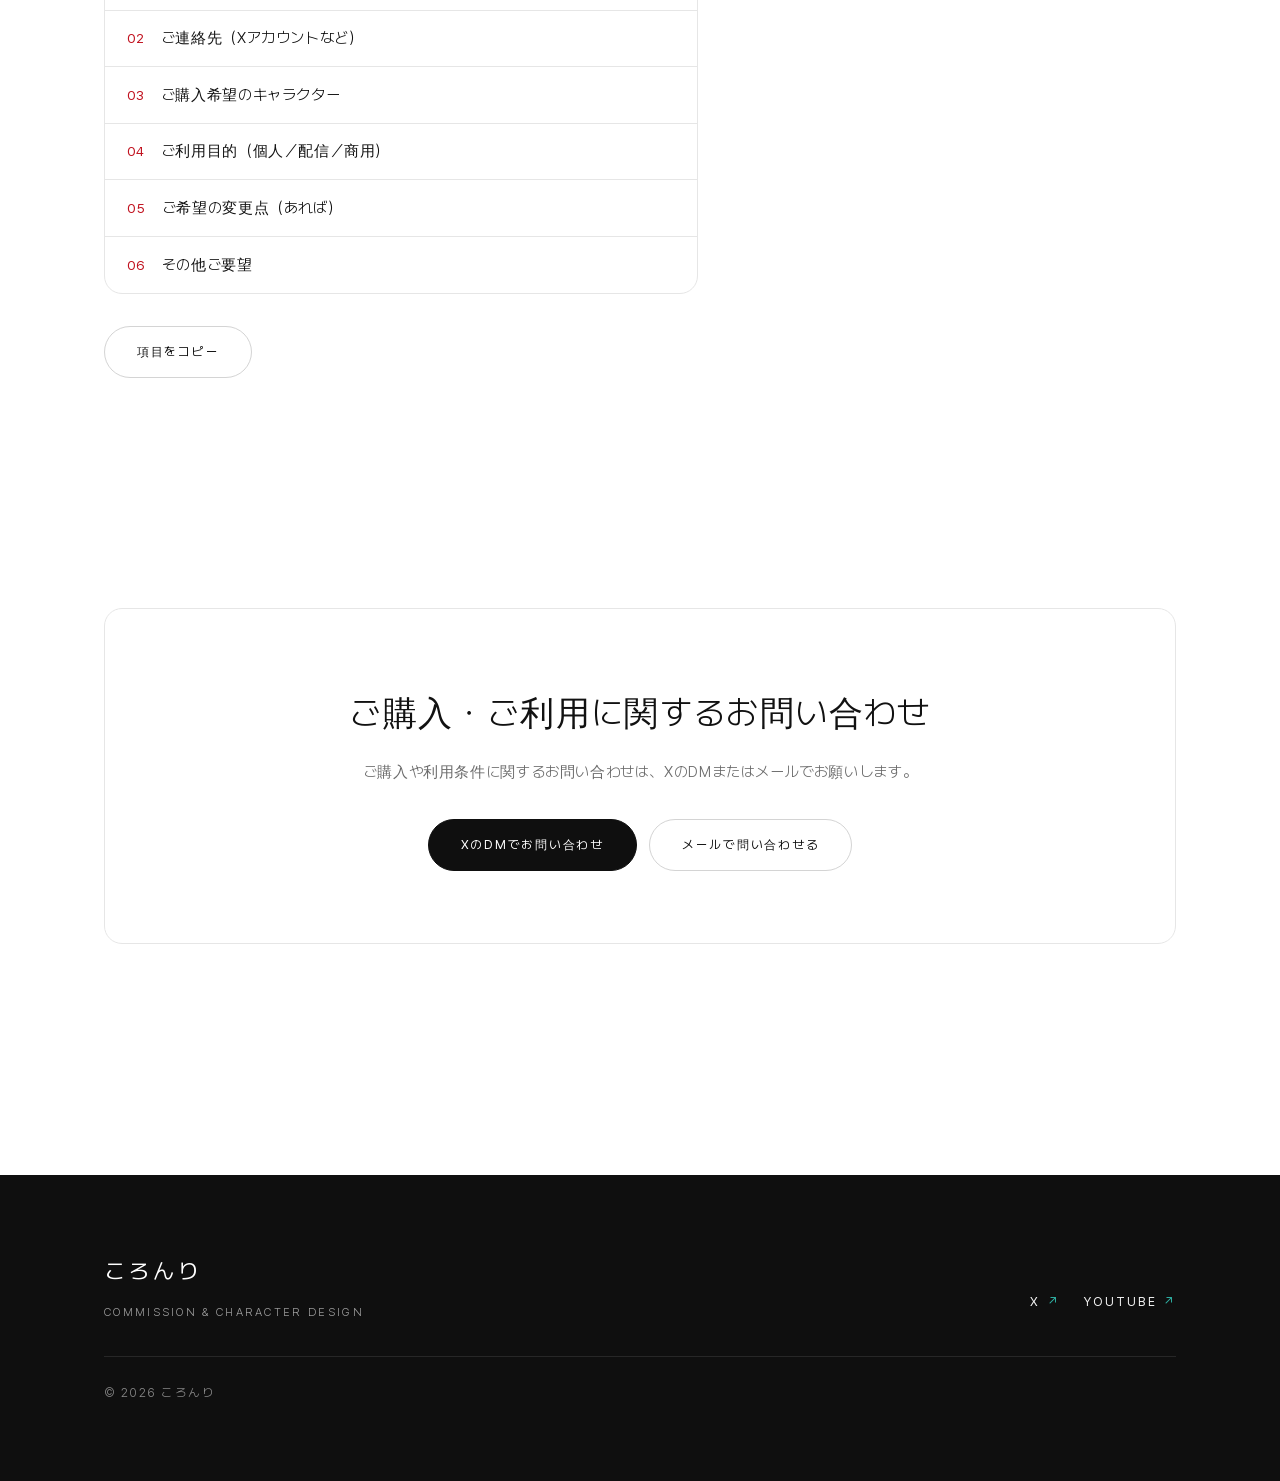
<file: adoption-ja.html>
<!doctype html>
<html lang="ja">
  <head>
    <meta charset="UTF-8" />
    <meta name="viewport" content="width=device-width, initial-scale=1" />
    <link rel="icon" type="image/svg+xml" href="data:image/svg+xml,%3Csvg xmlns='http://www.w3.org/2000/svg' viewBox='0 0 32 32'%3E%3Crect width='32' height='32' rx='7' fill='%2314110e'/%3E%3Ccircle cx='16' cy='16' r='6' fill='%23e11d29'/%3E%3C/svg%3E" />
    <title>ころんり — キャラクターデザインのご購入ガイド</title>
    <meta
      name="description"
      content="ころんりのキャラクターデザインのご購入までの流れと、利用時の注意事項をご案内します。"
    />

    <!-- Open Graph (デプロイ先ドメイン確定後、絶対URLに置き換え · README参照) -->
    <meta property="og:type" content="website" />
    <meta property="og:title" content="ころんり — キャラクターデザインのご購入ガイド" />
    <meta
      property="og:description"
      content="ころんりのキャラクターデザインのご購入方法や利用条件をご案内します。"
    />
    <meta property="og:image" content="./images/illustration-01.jpg" />
    <meta name="twitter:card" content="summary_large_image" />

    <!-- 다국어 대체 링크 -->
    <link rel="alternate" hreflang="ko" href="./adoption.html" />
    <link rel="alternate" hreflang="ja" href="./adoption-ja.html" />
    <link rel="alternate" hreflang="x-default" href="./adoption.html" />

    <script>
      document.documentElement.classList.add('nav-js');
    </script>
    <link rel="stylesheet" href="./src/styles.css" />
    <!-- 관리자가 설정한 접수 상태·공지를 전역 반영 -->
    <script type="module" src="./src/site-banner.js"></script>
  </head>
  <body>
    <a class="skip-link" href="#main">本文へスキップ</a>

    <!-- ================= ヘッダー ================= -->
    <header class="site-header">
      <div class="container site-header__inner">
        <a class="brand" href="./index-ja.html"
          >ころんり<span class="brand__tag">Studio</span></a
        >
        <button
          class="nav-toggle"
          type="button"
          aria-expanded="false"
          aria-controls="site-nav"
          aria-label="メニューを開く"
        >
          <svg width="24" height="24" viewBox="0 0 24 24" fill="none" aria-hidden="true">
            <path d="M4 7h16M4 12h16M4 17h16" stroke="currentColor" stroke-width="1.6" stroke-linecap="round" />
          </svg>
        </button>
        <nav class="site-nav" id="site-nav" aria-label="メインメニュー">
          <button class="nav-close" type="button" aria-label="メニューを閉じる">
            <svg width="22" height="22" viewBox="0 0 24 24" fill="none" aria-hidden="true">
              <path d="M6 6l12 12M18 6L6 18" stroke="currentColor" stroke-width="1.6" stroke-linecap="round" />
            </svg>
          </button>
          <ul class="site-nav__list">
            <li>
              <a
                class="site-nav__link site-nav__link--lang"
                href="./adoption.html"
                hreflang="ko"
                lang="ko"
                >한국어</a
              >
            </li>
            <li>
              <a class="site-nav__link" href="./index-ja.html">Commission</a>
            </li>
            <li>
              <a
                class="site-nav__link"
                href="./adoption-ja.html"
                aria-current="page"
                >Adoption</a
              >
            </li>
            <li>
              <a class="site-nav__link" href="./pricing-ja.html">Price</a>
            </li>
            <li>
              <a
                class="site-nav__link"
                href="https://x.com/88xoxox88"
                target="_blank"
                rel="noopener noreferrer"
              >
                X<span class="ext" aria-hidden="true">↗</span>
                <span class="visually-hidden">（新しいタブで開きます）</span>
              </a>
            </li>
            <li>
              <a
                class="site-nav__link"
                href="https://www.youtube.com/@qXoX-999p"
                target="_blank"
                rel="noopener noreferrer"
              >
                YouTube<span class="ext" aria-hidden="true">↗</span>
                <span class="visually-hidden">（新しいタブで開きます）</span>
              </a>
            </li>
          </ul>
        </nav>
        <div class="nav-backdrop"></div>
      </div>
    </header>

    <main id="main">
      <!-- ================= 代表ビジュアル ================= -->
      <section class="adopt-hero container" aria-labelledby="adopt-title">
        <div class="adopt-hero__grid">
          <div class="adopt-hero__media reveal">
            <img
              src="./images/illustration-01.jpg"
              width="1600"
              height="1594"
              alt="クマのぬいぐるみを持った黒髪の少女の全身と顔のクローズアップのイラスト"
              fetchpriority="high"
              decoding="async"
            />
          </div>
          <div class="adopt-hero__copy">
            <p class="eyebrow"><span class="num">◆</span> Character Adoption</p>
            <h1 class="adopt-hero__title" id="adopt-title">
              CHARACTER ADOPTION
              <span class="kr">キャラクターデザインのご購入・ご利用ガイド</span>
            </h1>
            <p class="landing__lead">
              キャラクターをご購入・ご利用いただく前に、以下の内容をご確認ください。
            </p>
          </div>
        </div>
      </section>

      <div class="container"><hr class="divider" /></div>

      <!-- ================= 現在の販売状況 ================= -->
      <section class="section container" aria-labelledby="status-title">
        <p class="eyebrow"><span class="num">01</span> Current Status</p>
        <h2 class="section-title" id="status-title">現在の販売状況</h2>
        <p style="margin-top: 1rem"><span class="status" data-site-status>準備中</span></p>
        <p class="lede measure">
          現在販売中のキャラクターはございません。最新情報はXでいち早くお知らせします。
        </p>
        <div class="btn-row">
          <a
            class="btn btn--primary"
            href="https://x.com/88xoxox88"
            target="_blank"
            rel="noopener noreferrer"
          >
            Xで最新情報を見る
            <span class="visually-hidden">（新しいタブで開きます）</span>
          </a>
        </div>

        <p class="callout callout--notice measure">
          <strong>ご購入前に必ずご確認ください</strong> ・
          著作権はすべてkoronriに帰属します。ご利用目的（個人・配信・商用）によって
          料金が異なります。ご購入・お問い合わせいただいた時点で、本注意事項に
          同意したものとみなします。
        </p>
      </section>

      <div class="container"><hr class="divider" /></div>

      <!-- ================= ページ内目次 ================= -->
      <nav class="container" aria-label="ページ内目次">
        <div class="toc">
          <p class="toc__label">On this page</p>
          <ul class="toc__list">
            <li><a href="#steps-title">ご購入までの流れ</a></li>
            <li><a href="#files-title">納品内容</a></li>
            <li><a href="#usage-title">利用範囲</a></li>
            <li><a href="#prohibit-title">禁止事項</a></li>
            <li><a href="#transfer-title">修正・譲渡・再販売</a></li>
            <li><a href="#copyright-title">著作権・クレジット</a></li>
            <li><a href="#inquiry">ご購入時の記入例</a></li>
            <li><a href="#contact">お問い合わせ</a></li>
          </ul>
        </div>
      </nav>

      <!-- ================= ご購入までの流れ ================= -->
      <section class="section container" aria-labelledby="steps-title">
        <p class="eyebrow"><span class="num">02</span> Process</p>
        <h2 class="section-title" id="steps-title">ご購入までの流れ</h2>
        <ol class="steps measure">
          <li><span>キャラクター・利用規約の確認</span></li>
          <li><span>XのDMから購入希望をご連絡</span></li>
          <li><span>ご購入可否のご案内</span></li>
          <li><span>ご入金・お支払い確認</span></li>
          <li><span>データのお渡し</span></li>
          <li><span>お取引完了</span></li>
        </ol>
        <p class="callout measure">
          詳しいお手続きは、販売開始時に改めてご案内いたします。
        </p>
      </section>

      <div class="container"><hr class="divider" /></div>

      <!-- ================= 納品内容 ================= -->
      <section class="section container" aria-labelledby="files-title">
        <p class="eyebrow"><span class="num">03</span> Included Files</p>
        <h2 class="section-title" id="files-title">納品内容</h2>
        <p class="lede measure">
          著作権はすべて<strong>koronri</strong>に帰属します。トレース・模写・盗作、
          無断での加工は禁止です。ご利用目的（個人・配信・商用）によって料金が異なります。
        </p>
        <dl class="def-list measure">
          <div>
            <dt>ファイル形式</dt>
            <dd>JPG · PNG</dd>
          </div>
          <div>
            <dt>透過背景ファイル</dt>
            <dd>提供</dd>
          </div>
          <div>
            <dt>キャラクター設定資料</dt>
            <dd>簡単な設定資料をお渡しします（修正・新規制作どちらも可能）</dd>
          </div>
          <div>
            <dt>解像度</dt>
            <dd>72dpi</dd>
          </div>
          <div>
            <dt>編集データ</dt>
            <dd>提供しておりません</dd>
          </div>
          <div>
            <dt>再送可能期間</dt>
            <dd><span class="pending pending--neutral">お問い合わせください</span></dd>
          </div>
        </dl>
      </section>

      <div class="container"><hr class="divider" /></div>

      <!-- ================= 利用範囲 ================= -->
      <section class="section container" aria-labelledby="usage-title">
        <p class="eyebrow"><span class="num">04</span> Permitted Use</p>
        <h2 class="section-title" id="usage-title">利用範囲</h2>
        <div class="usage-table-wrap measure">
          <table class="usage-table">
            <caption class="visually-hidden">ライセンス区分別の利用範囲</caption>
            <thead>
              <tr>
                <th scope="col">項目</th>
                <th scope="col">非商用（個人）</th>
                <th scope="col">配信用</th>
                <th scope="col">商用</th>
              </tr>
            </thead>
            <tbody>
              <tr>
                <th scope="row">個人でのキャラクター利用</th>
                <td data-label="非商用（個人）">可</td>
                <td data-label="配信用">可</td>
                <td data-label="商用">可</td>
              </tr>
              <tr>
                <th scope="row">SNS・コミュニティ利用</th>
                <td data-label="非商用（個人）">クレジット表記必須</td>
                <td data-label="配信用">初回の告知投稿で表記</td>
                <td data-label="商用">表記不要</td>
              </tr>
              <tr>
                <th scope="row">設定・名前・衣装の変更</th>
                <td data-label="非商用（個人）">衣装のみ1回限定</td>
                <td data-label="配信用">要相談</td>
                <td data-label="商用">要相談</td>
              </tr>
              <tr>
                <th scope="row">コミッション資料としての使用</th>
                <td data-label="非商用（個人）">可</td>
                <td data-label="配信用">可</td>
                <td data-label="商用">可</td>
              </tr>
              <tr>
                <th scope="row">動画投稿・配信</th>
                <td data-label="非商用（個人）">不可</td>
                <td data-label="配信用">可</td>
                <td data-label="商用">可</td>
              </tr>
              <tr>
                <th scope="row">グッズ制作・商用利用</th>
                <td data-label="非商用（個人）">不可</td>
                <td data-label="配信用">不可</td>
                <td data-label="商用">可</td>
              </tr>
            </tbody>
          </table>
        </div>

        <p class="callout measure">
          ご利用目的（個人・配信・商用）によって料金が異なります。
        </p>
      </section>

      <div class="container"><hr class="divider" /></div>

      <!-- ================= 禁止事項 ================= -->
      <section class="section container" aria-labelledby="prohibit-title">
        <p class="eyebrow"><span class="num">05</span> Restrictions</p>
        <h2 class="section-title" id="prohibit-title">禁止事項</h2>
        <p class="lede measure">以下の行為は禁止しています。</p>
        <dl class="def-list measure">
          <div>
            <dt>購入前の画像使用</dt>
            <dd>禁止</dd>
          </div>
          <div>
            <dt>原作者へのなりすまし</dt>
            <dd>禁止</dd>
          </div>
          <div>
            <dt>元データ・加工データの再配布</dt>
            <dd>原則禁止（商用利用時は要相談）</dd>
          </div>
          <div>
            <dt>デザインの複製・模倣</dt>
            <dd>禁止（商用に限り要相談）</dd>
          </div>
          <div>
            <dt>生成AIへの利用</dt>
            <dd>禁止</dd>
          </div>
          <div>
            <dt>NFTおよび類似用途</dt>
            <dd>禁止</dd>
          </div>
        </dl>
      </section>

      <div class="container"><hr class="divider" /></div>

      <!-- ================= 修正・譲渡・再販売 ================= -->
      <section class="section container" aria-labelledby="transfer-title">
        <p class="eyebrow"><span class="num">06</span> Transfer &amp; Resale</p>
        <h2 class="section-title" id="transfer-title">修正・譲渡・再販売</h2>
        <dl class="def-list measure">
          <div>
            <dt>デザイン変更の範囲</dt>
            <dd>
              個人利用は衣装・アクセサリーのみ1回限り変更可能 ·
              配信用も同様ですが、恒久的な変更や配色の変更は要相談（協議可）·
              商用も配信用と同様
            </dd>
          </div>
          <div>
            <dt>無償譲渡</dt>
            <dd>お問い合わせください</dd>
          </div>
          <div>
            <dt>再販売</dt>
            <dd>すべての場合、要相談</dd>
          </div>
          <div>
            <dt>再販売価格</dt>
            <dd>要相談</dd>
          </div>
          <div>
            <dt>追加コミッション費用の反映</dt>
            <dd><span class="pending pending--neutral">お問い合わせください</span></dd>
          </div>
          <div>
            <dt>原作者への通知</dt>
            <dd>再販売時は必ず必要です</dd>
          </div>
          <div>
            <dt>共同所有</dt>
            <dd>ご相談のうえ決定します</dd>
          </div>
        </dl>
      </section>

      <div class="container"><hr class="divider" /></div>

      <!-- ================= 著作権・クレジット ================= -->
      <section class="section container" aria-labelledby="copyright-title">
        <p class="eyebrow"><span class="num">07</span> Copyright</p>
        <h2 class="section-title" id="copyright-title">著作権とクレジット</h2>
        <dl class="def-list measure">
          <div>
            <dt>デザイン・イラストの著作権</dt>
            <dd>koronri</dd>
          </div>
          <div>
            <dt>購入者が利用できる範囲</dt>
            <dd>「利用範囲」をご参照ください</dd>
          </div>
          <div>
            <dt>クレジット表記</dt>
            <dd>「利用範囲」をご参照ください</dd>
          </div>
          <div>
            <dt>商業利用</dt>
            <dd>要相談</dd>
          </div>
          <div>
            <dt>ポートフォリオへの掲載</dt>
            <dd>非公開をご希望の場合はご連絡ください</dd>
          </div>
        </dl>
      </section>

      <div class="container"><hr class="divider" /></div>

      <!-- ================= 参考作品 ================= -->
      <section class="section container" aria-labelledby="aux-title">
        <p class="eyebrow"><span class="num">—</span> Selected Work</p>
        <h2 class="section-title" id="aux-title">参考作品</h2>
        <div class="aux-work">
          <figure class="aux-work__media work reveal">
            <span class="work__frame">
              <img
                src="./images/illustration-07.jpg"
                width="965"
                height="1600"
                alt="つばの大きな帽子をかぶり、白髪を垂らした女性の白黒のイラスト"
                loading="lazy"
                decoding="async"
              />
            </span>
            <figcaption>Selected work</figcaption>
          </figure>
          <p class="lede measure">
            こちらの作品は参考作品として掲載しています。販売開始後、各キャラクターの
            詳細は個別ページにてご案内いたします。
          </p>
        </div>
      </section>

      <div class="container"><hr class="divider" /></div>

      <!-- ================= ご購入時の記入例 ================= -->
      <section
        id="inquiry"
        class="section container"
        aria-labelledby="inquiry-title"
      >
        <p class="eyebrow"><span class="num">08</span> Inquiry</p>
        <h2 class="section-title" id="inquiry-title">ご購入時の記入例</h2>
        <p class="lede measure">
          ご購入をご希望の際は、以下の内容をお知らせいただくとスムーズです。
          ご連絡いただいた時点で、本注意事項に同意いただいたものとみなします。
        </p>

        <dl class="form-fields measure" id="inquiry-form">
          <div><dt>01</dt><dd>お名前／お振込名義</dd></div>
          <div><dt>02</dt><dd>ご連絡先（Xアカウントなど）</dd></div>
          <div><dt>03</dt><dd>ご購入希望のキャラクター</dd></div>
          <div><dt>04</dt><dd>ご利用目的（個人／配信／商用）</dd></div>
          <div><dt>05</dt><dd>ご希望の変更点（あれば）</dd></div>
          <div><dt>06</dt><dd>その他ご要望</dd></div>
        </dl>

        <div class="btn-row">
          <button
            type="button"
            class="btn btn--ghost"
            data-copy-form="inquiry-form"
          >
            項目をコピー
          </button>
        </div>
      </section>

      <!-- ================= お問い合わせCTA ================= -->
      <section
        id="contact"
        class="section container"
        aria-labelledby="contact-title"
      >
        <div class="cta reveal">
          <h2 id="contact-title">ご購入・ご利用に関するお問い合わせ</h2>
          <p>
            ご購入や利用条件に関するお問い合わせは、XのDMまたはメールでお願いします。
          </p>
          <div class="btn-row">
            <a
              class="btn btn--primary"
              href="https://x.com/88xoxox88"
              target="_blank"
              rel="noopener noreferrer"
            >
              XのDMでお問い合わせ
              <span class="visually-hidden">（新しいタブで開きます）</span>
            </a>
            <a class="btn btn--ghost" href="mailto:koronri091091@gmail.com">
              メールで問い合わせる
            </a>
          </div>
        </div>
      </section>
    </main>

    <!-- ================= フッター ================= -->
    <footer class="site-footer">
      <div class="container site-footer__grid">
        <div>
          <p class="site-footer__brand">ころんり</p>
          <p class="site-footer__tag">Commission &amp; Character Design</p>
        </div>
        <div class="site-footer__links">
          <a
            href="https://x.com/88xoxox88"
            target="_blank"
            rel="noopener noreferrer"
            >X<span aria-hidden="true">↗</span
            ><span class="visually-hidden">（新しいタブで開きます）</span></a
          >
          <a
            href="https://www.youtube.com/@qXoX-999p"
            target="_blank"
            rel="noopener noreferrer"
            >YouTube<span aria-hidden="true">↗</span
            ><span class="visually-hidden">（新しいタブで開きます）</span></a
          >
        </div>
      </div>
      <div class="container" style="margin-top: 1.5rem">
        <p class="site-footer__copy">© 2026 ころんり</p>
      </div>
    </footer>

    <button class="to-top" type="button" aria-label="ページの先頭へ戻る">
      <svg width="20" height="20" viewBox="0 0 24 24" fill="none" aria-hidden="true">
        <path d="M12 19V5M6 11l6-6 6 6" stroke="currentColor" stroke-width="1.6" stroke-linecap="round" stroke-linejoin="round" />
      </svg>
    </button>

    <script>
      (function initToTop() {
        try {
          var btn = document.querySelector('.to-top');
          if (!btn) return;
          var reduce =
            window.matchMedia &&
            window.matchMedia('(prefers-reduced-motion: reduce)').matches;
          function onScroll() {
            if (window.scrollY > 600) btn.classList.add('is-visible');
            else btn.classList.remove('is-visible');
          }
          window.addEventListener('scroll', onScroll, { passive: true });
          onScroll();
          btn.addEventListener('click', function () {
            window.scrollTo({ top: 0, behavior: reduce ? 'auto' : 'smooth' });
          });
        } catch (e) {}
      })();

      (function initNav() {
        try {
          var toggle = document.querySelector('.nav-toggle');
          var nav = document.getElementById('site-nav');
          var backdrop = document.querySelector('.nav-backdrop');
          var closeBtn = nav ? nav.querySelector('.nav-close') : null;
          if (!toggle || !nav) return;
          function isOpen() { return nav.classList.contains('is-open'); }
          function focusables() { return nav.querySelectorAll('a[href], button:not([disabled])'); }
          function open() {
            nav.classList.add('is-open');
            if (backdrop) backdrop.classList.add('is-open');
            toggle.setAttribute('aria-expanded', 'true');
            document.body.style.overflow = 'hidden';
            (closeBtn || nav.querySelector('a')).focus();
          }
          function close(returnFocus) {
            nav.classList.remove('is-open');
            if (backdrop) backdrop.classList.remove('is-open');
            toggle.setAttribute('aria-expanded', 'false');
            document.body.style.overflow = '';
            if (returnFocus !== false) toggle.focus();
          }
          toggle.addEventListener('click', function () { isOpen() ? close() : open(); });
          if (closeBtn) closeBtn.addEventListener('click', function () { close(); });
          if (backdrop) backdrop.addEventListener('click', function () { close(); });
          nav.querySelectorAll('.site-nav__link').forEach(function (a) {
            a.addEventListener('click', function () { close(false); });
          });
          document.addEventListener('keydown', function (e) {
            if (!isOpen()) return;
            if (e.key === 'Escape') { close(); return; }
            if (e.key === 'Tab') {
              var f = focusables();
              if (!f.length) return;
              var first = f[0], last = f[f.length - 1];
              if (e.shiftKey && document.activeElement === first) { e.preventDefault(); last.focus(); }
              else if (!e.shiftKey && document.activeElement === last) { e.preventDefault(); first.focus(); }
            }
          });
          window.addEventListener('resize', function () {
            if (window.innerWidth >= 896 && isOpen()) close(false);
          });
        } catch (err) {}
      })();

      (function initReveal() {
        try {
          var reduce =
            window.matchMedia &&
            window.matchMedia('(prefers-reduced-motion: reduce)').matches;
          var targets = document.querySelectorAll('.reveal');
          if (!targets.length || reduce || !('IntersectionObserver' in window)) return;
          var root = document.documentElement;
          root.classList.add('reveal-on');
          var show = function (el) { el.classList.add('is-visible'); };
          var io = new IntersectionObserver(
            function (entries, obs) {
              entries.forEach(function (e) {
                if (e.isIntersecting) { show(e.target); obs.unobserve(e.target); }
              });
            },
            { rootMargin: '0px 0px -10% 0px', threshold: 0.08 }
          );
          targets.forEach(function (el) { io.observe(el); });
          setTimeout(function () {
            if (targets[0] && !targets[0].classList.contains('is-visible')) {
              root.classList.remove('reveal-on');
            }
          }, 1600);
        } catch (err) {
          try { document.documentElement.classList.remove('reveal-on'); } catch (e2) {}
        }
      })();

      (function initCopyForm() {
        try {
          var btn = document.querySelector('[data-copy-form]');
          if (!btn) return;
          var sourceId = btn.getAttribute('data-copy-form');
          var source = sourceId ? document.getElementById(sourceId) : null;
          if (!source) return;
          function buildText() {
            var rows = source.querySelectorAll(':scope > div');
            var lines = [];
            rows.forEach(function (row) {
              var dd = row.querySelector('dd');
              var label = dd ? dd.textContent.replace(/\s+/g, ' ').trim() : '';
              if (label) lines.push(label + ': ');
            });
            return lines.join('\n');
          }
          var defaultLabel = btn.textContent;
          var resetTimer = null;
          function flash(message) {
            btn.textContent = message;
            if (resetTimer) clearTimeout(resetTimer);
            resetTimer = setTimeout(function () { btn.textContent = defaultLabel; }, 2200);
          }
          function fallbackCopy(text) {
            var ta = document.createElement('textarea');
            ta.value = text;
            ta.setAttribute('readonly', '');
            ta.style.position = 'fixed';
            ta.style.top = '-1000px';
            ta.style.opacity = '0';
            document.body.appendChild(ta);
            ta.select();
            var ok = false;
            try { ok = document.execCommand('copy'); } catch (e) { ok = false; }
            document.body.removeChild(ta);
            return ok;
          }
          btn.addEventListener('click', async function () {
            var text = buildText();
            if (!text) { flash('コピーする内容がありません'); return; }
            try {
              if (navigator.clipboard && window.isSecureContext) {
                await navigator.clipboard.writeText(text);
                flash('フォームをコピーしました');
              } else if (fallbackCopy(text)) {
                flash('フォームをコピーしました');
              } else {
                flash('手動で選択してコピーしてください');
              }
            } catch (e) {
              if (fallbackCopy(text)) flash('フォームをコピーしました');
              else flash('手動で選択してコピーしてください');
            }
          });
        } catch (err) {}
      })();
    </script>
  </body>
</html>
</file>
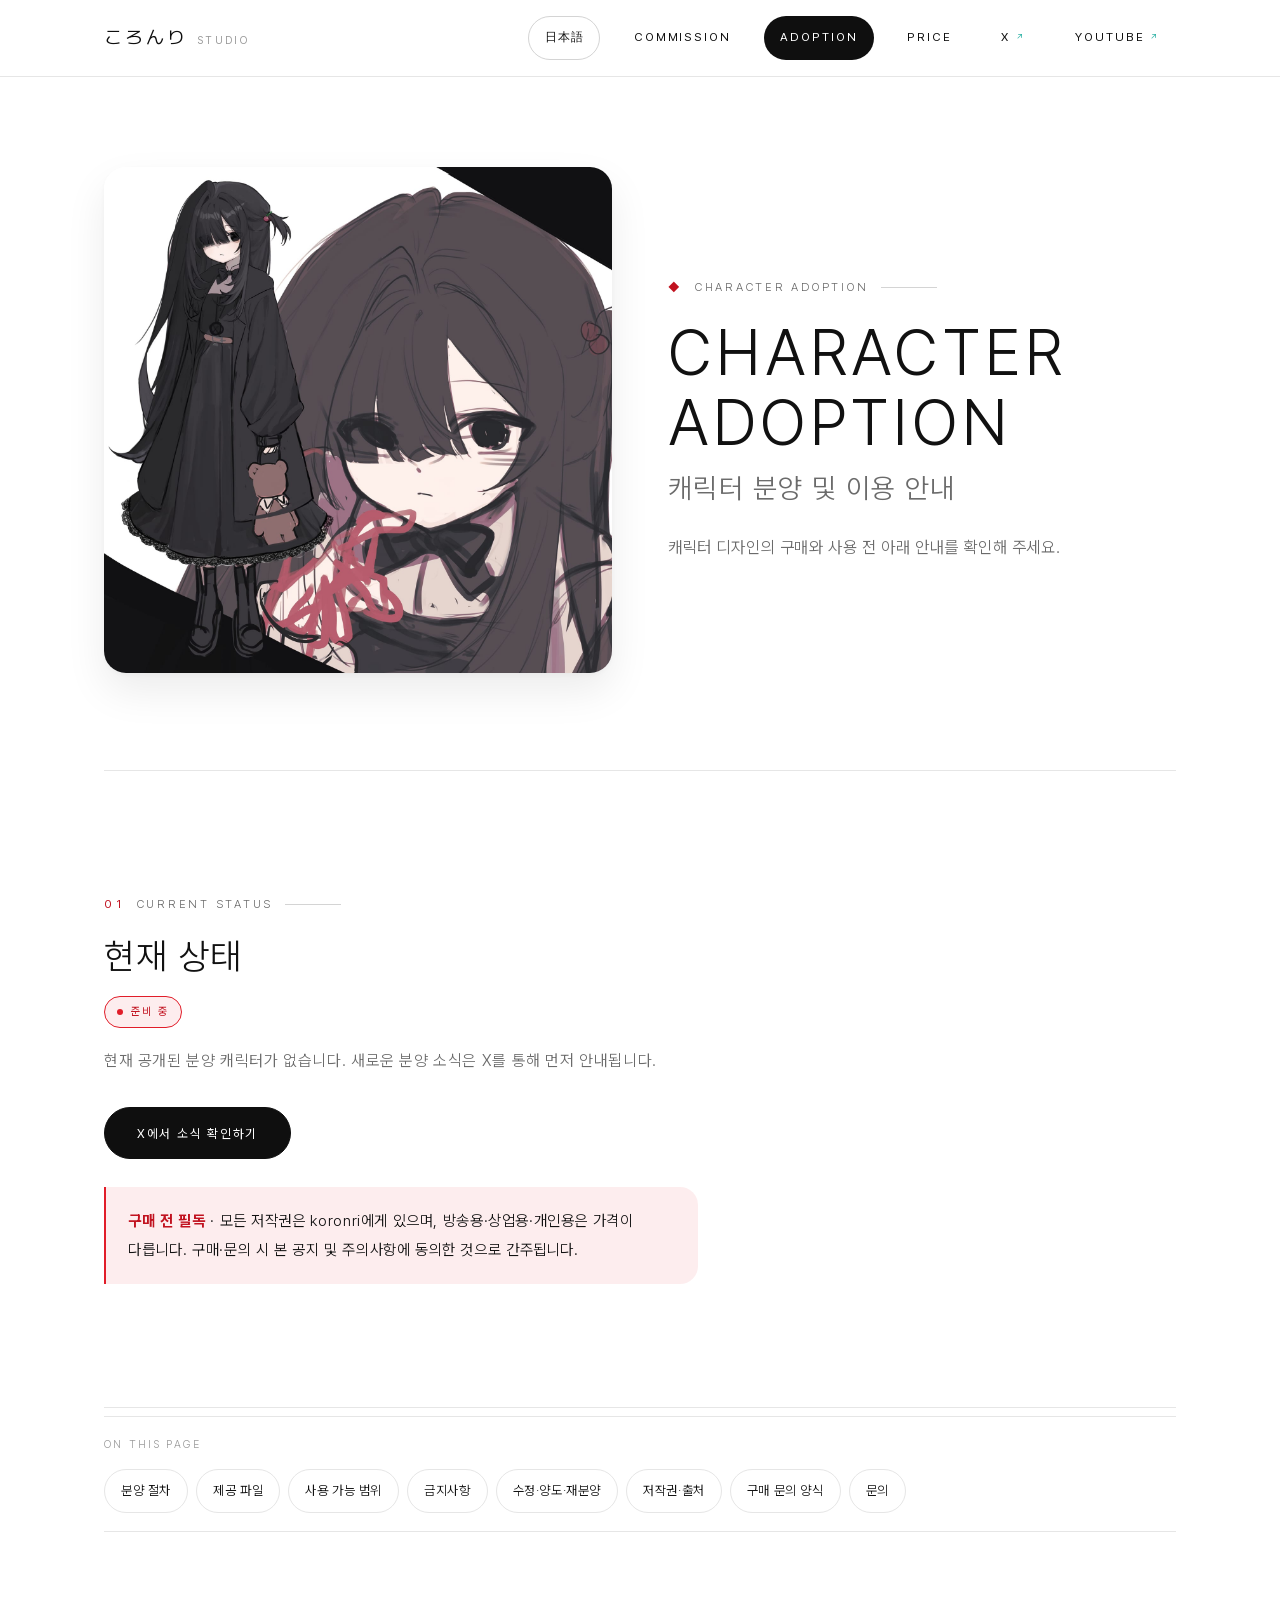
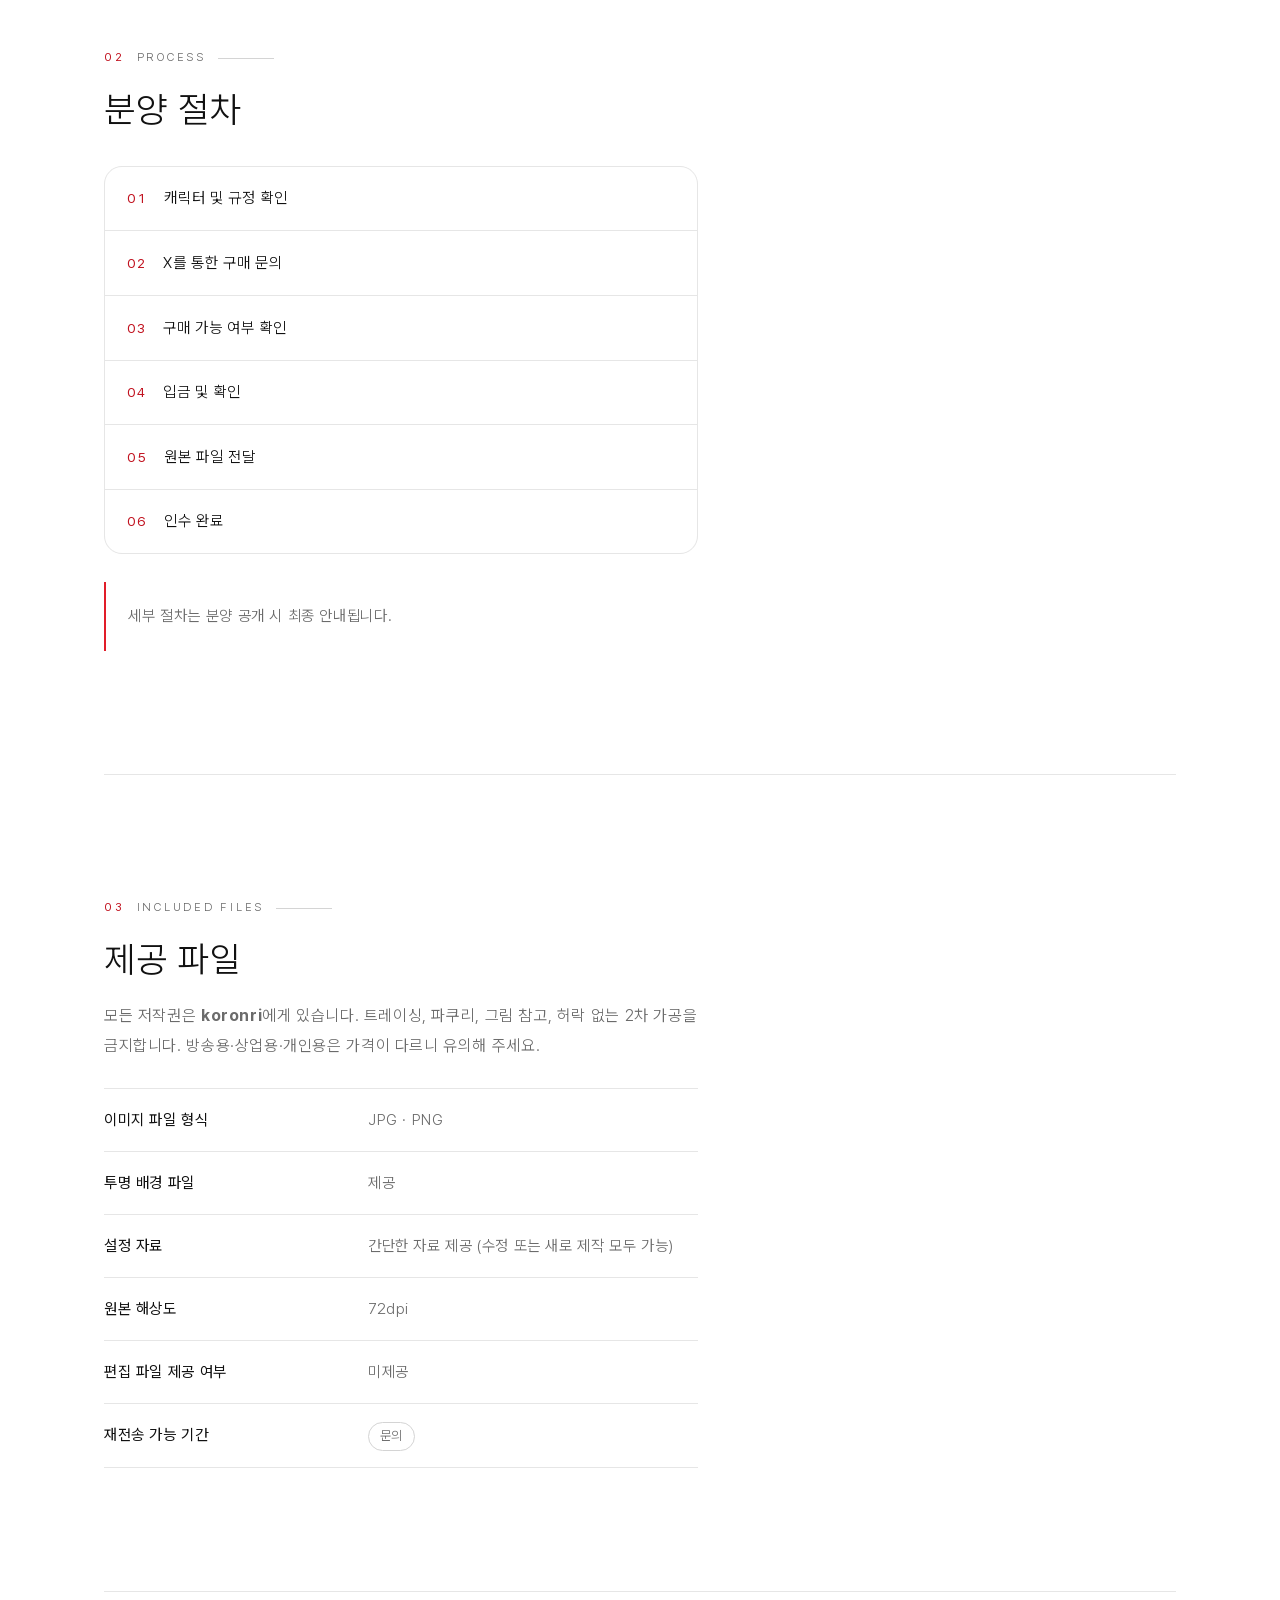
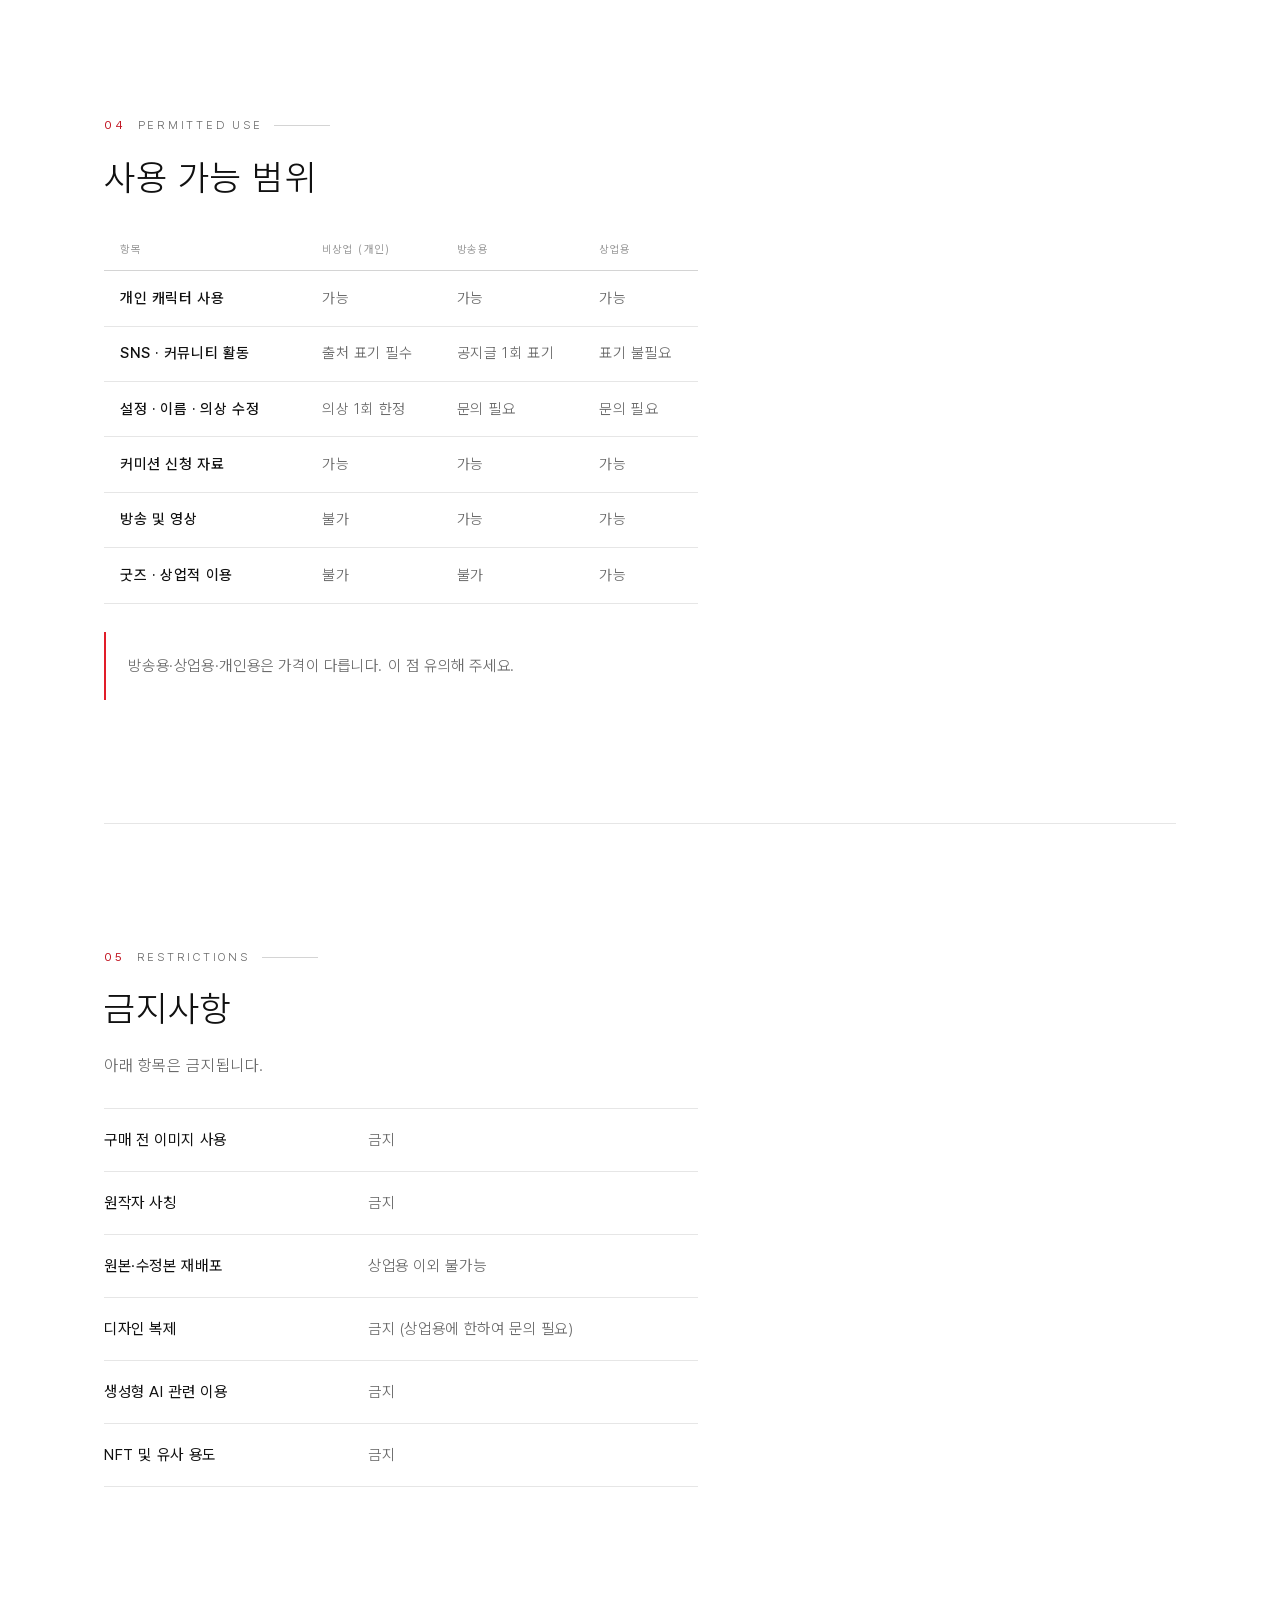
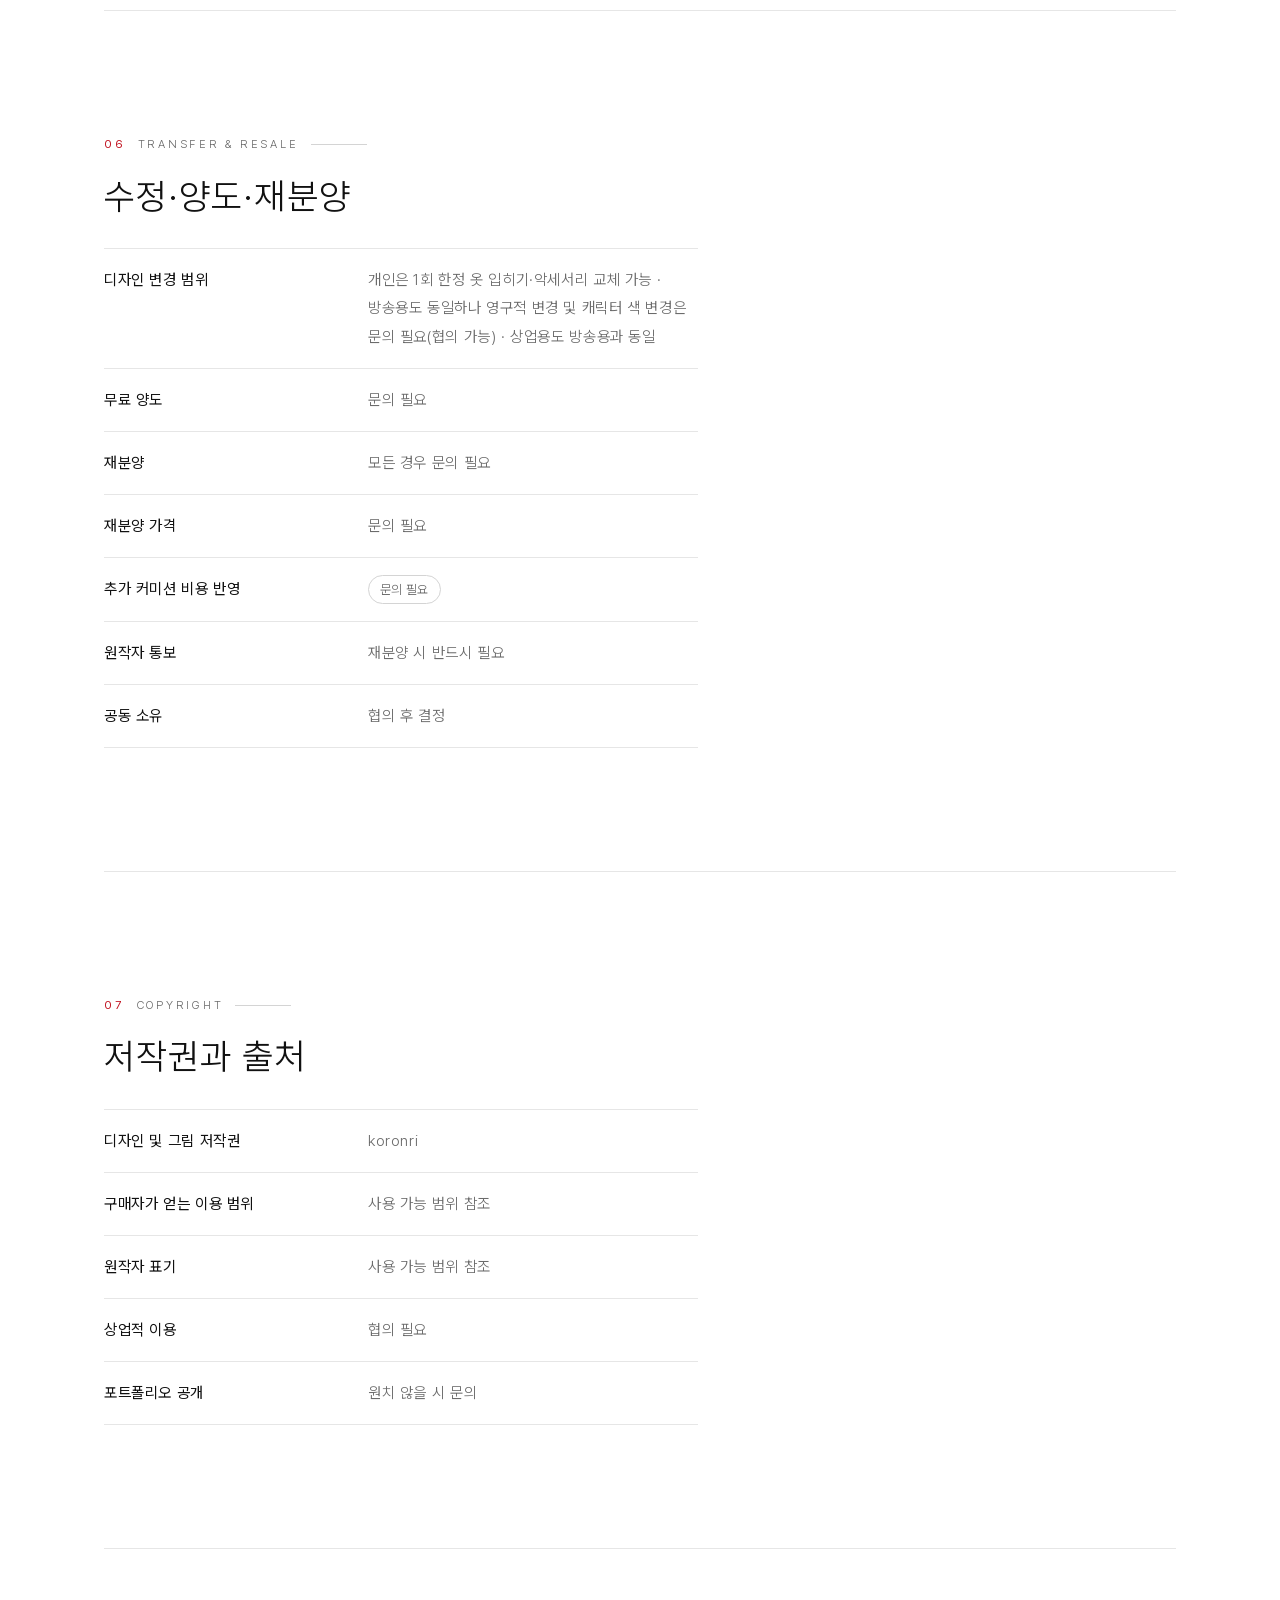
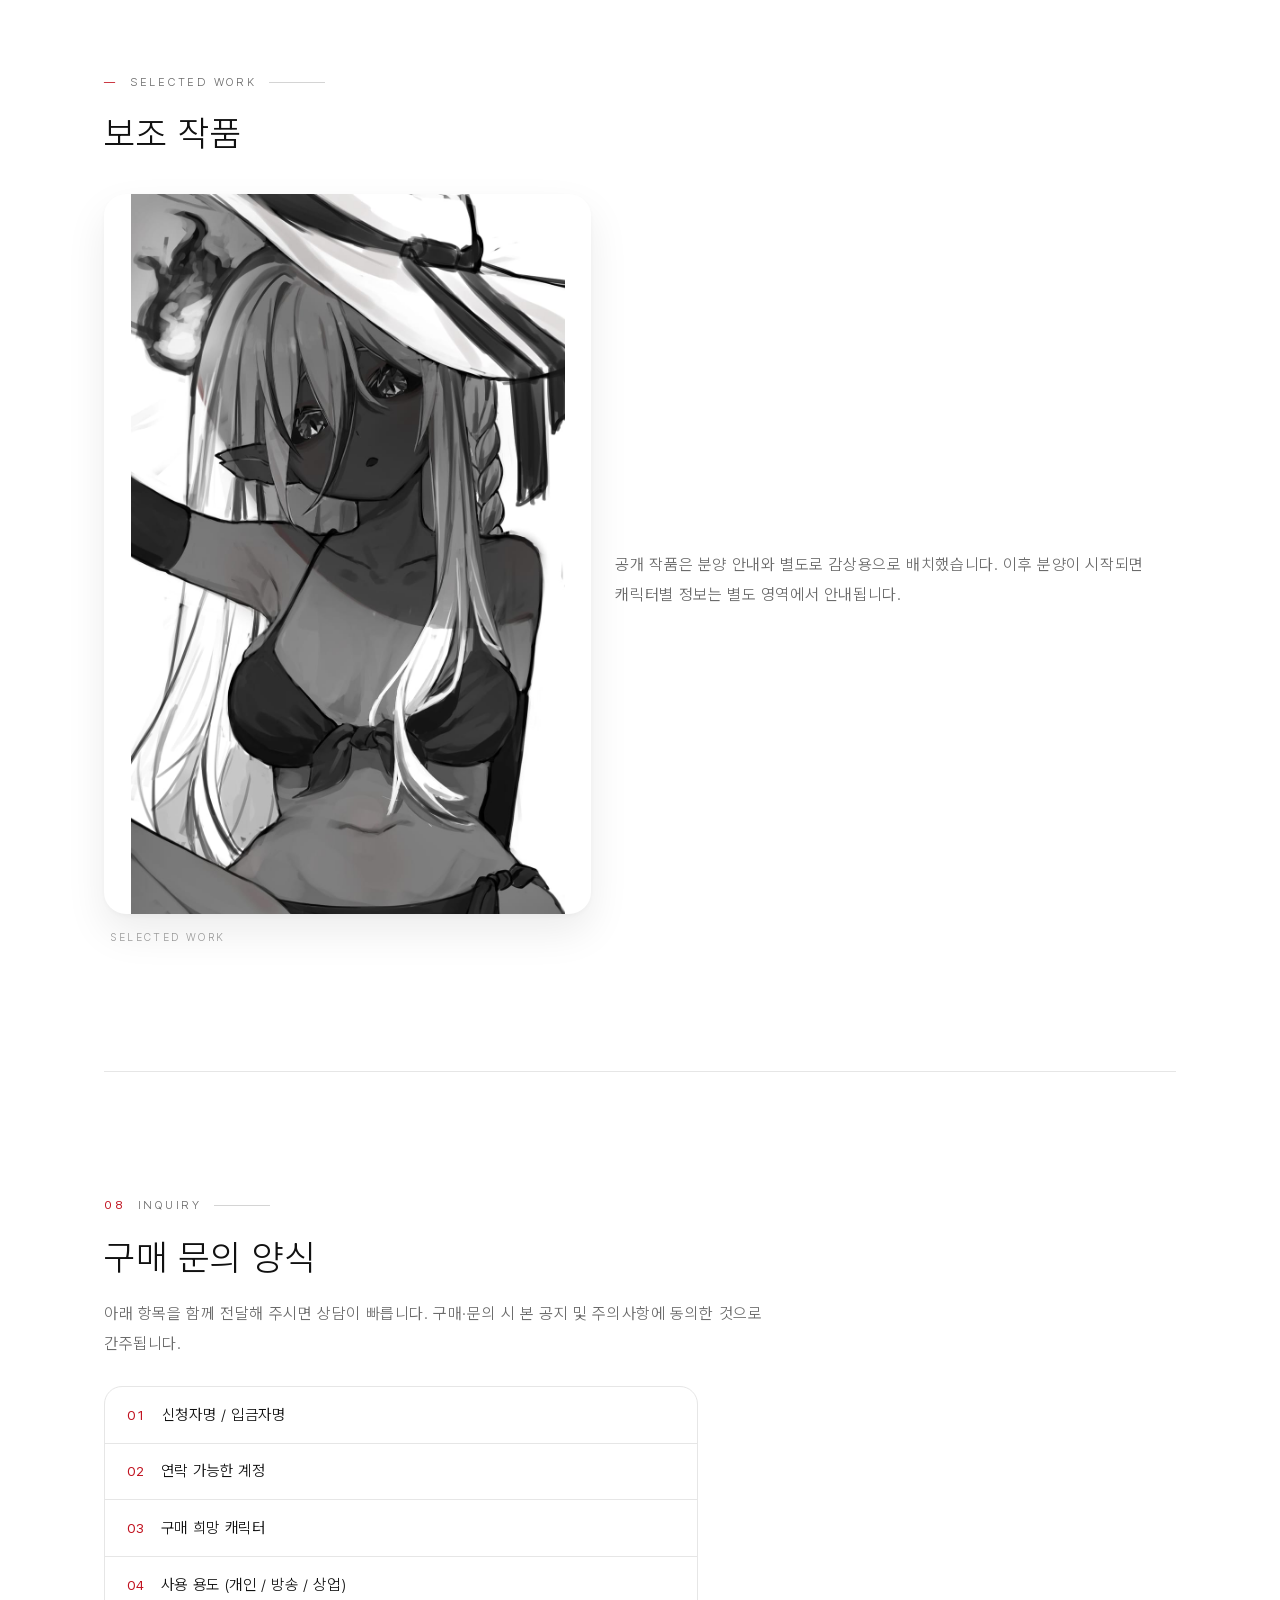
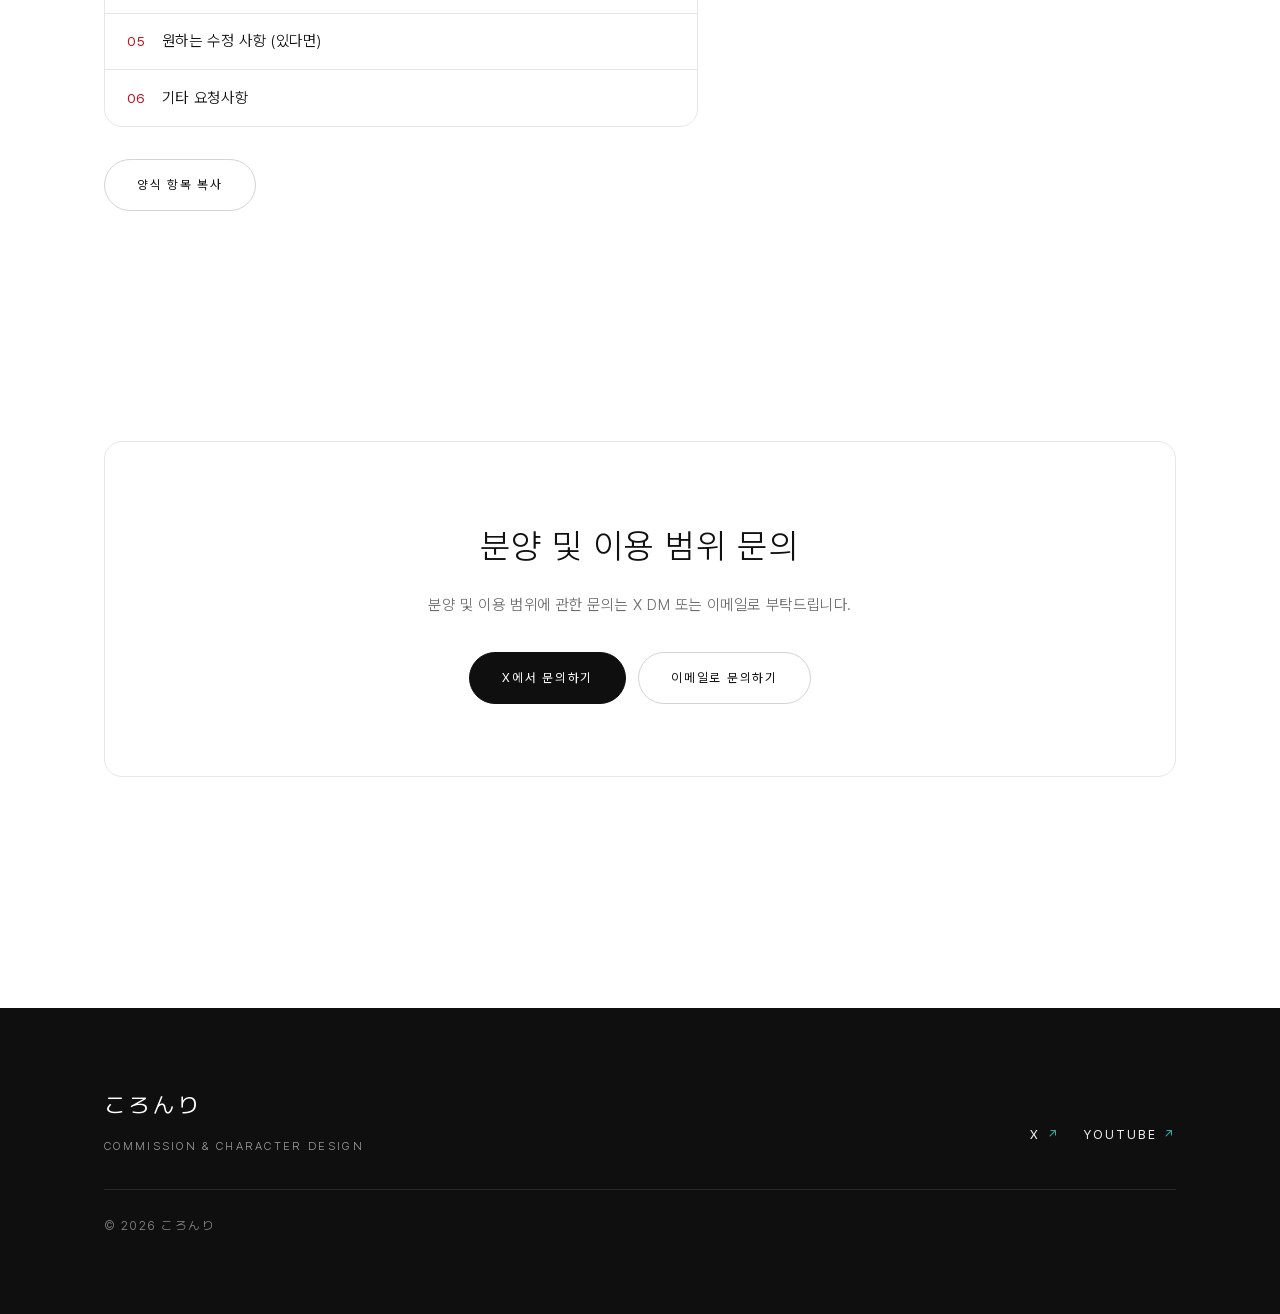
<file: adoption.html>
<!doctype html>
<html lang="ko">
  <head>
    <meta charset="UTF-8" />
    <meta name="viewport" content="width=device-width, initial-scale=1" />
    <link rel="icon" type="image/svg+xml" href="data:image/svg+xml,%3Csvg xmlns='http://www.w3.org/2000/svg' viewBox='0 0 32 32'%3E%3Crect width='32' height='32' rx='7' fill='%2314110e'/%3E%3Ccircle cx='16' cy='16' r='6' fill='%23e11d29'/%3E%3C/svg%3E" />
    <title>ころんり — 캐릭터 분양 안내</title>
    <meta
      name="description"
      content="ころんり의 캐릭터 분양 절차와 이용 주의사항을 안내합니다."
    />

    <!-- Open Graph (배포 도메인 확정 후 절대 URL로 교체 · README 참고) -->
    <meta property="og:type" content="website" />
    <meta property="og:title" content="ころんり — 캐릭터 분양 안내" />
    <meta
      property="og:description"
      content="ころんり의 캐릭터 분양 절차와 이용 주의사항을 안내합니다."
    />
    <meta property="og:image" content="./images/illustration-01.jpg" />
    <meta name="twitter:card" content="summary_large_image" />

    <!-- 다국어 대체 링크 -->
    <link rel="alternate" hreflang="ko" href="./adoption.html" />
    <link rel="alternate" hreflang="ja" href="./adoption-ja.html" />
    <link rel="alternate" hreflang="x-default" href="./adoption.html" />

    <!-- 웹폰트 Pretendard는 styles.css에서 자체 호스팅(@font-face)으로 로드 -->
    <!-- JS 활성 시 모바일 드로어 내비 사용 (미동작 시 인라인 메뉴 폴백) -->
    <script>
      document.documentElement.classList.add('nav-js');
    </script>
    <link rel="stylesheet" href="./src/styles.css" />
    <!-- 관리자가 설정한 접수 상태·공지를 전역 반영 -->
    <script type="module" src="./src/site-banner.js"></script>
  </head>
  <body>
    <a class="skip-link" href="#main">본문으로 건너뛰기</a>

    <!-- ================= 헤더 ================= -->
    <header class="site-header">
      <div class="container site-header__inner">
        <a class="brand" href="./index.html"
          >ころんり<span class="brand__tag">Studio</span></a
        >
        <button
          class="nav-toggle"
          type="button"
          aria-expanded="false"
          aria-controls="site-nav"
          aria-label="메뉴 열기"
        >
          <svg width="24" height="24" viewBox="0 0 24 24" fill="none" aria-hidden="true">
            <path d="M4 7h16M4 12h16M4 17h16" stroke="currentColor" stroke-width="1.6" stroke-linecap="round" />
          </svg>
        </button>
        <nav class="site-nav" id="site-nav" aria-label="주요 메뉴">
          <button class="nav-close" type="button" aria-label="메뉴 닫기">
            <svg width="22" height="22" viewBox="0 0 24 24" fill="none" aria-hidden="true">
              <path d="M6 6l12 12M18 6L6 18" stroke="currentColor" stroke-width="1.6" stroke-linecap="round" />
            </svg>
          </button>
          <ul class="site-nav__list">
            <li>
              <a
                class="site-nav__link site-nav__link--lang"
                href="./adoption-ja.html"
                hreflang="ja"
                lang="ja"
                >日本語</a
              >
            </li>
            <li>
              <a class="site-nav__link" href="./index.html">Commission</a>
            </li>
            <li>
              <a
                class="site-nav__link"
                href="./adoption.html"
                aria-current="page"
                >Adoption</a
              >
            </li>
            <li>
              <a class="site-nav__link" href="./pricing.html">Price</a>
            </li>
            <li>
              <a
                class="site-nav__link"
                href="https://x.com/88xoxox88"
                target="_blank"
                rel="noopener noreferrer"
              >
                X<span class="ext" aria-hidden="true">↗</span>
                <span class="visually-hidden">(새 탭으로 열림)</span>
              </a>
            </li>
            <li>
              <a
                class="site-nav__link"
                href="https://www.youtube.com/@qXoX-999p"
                target="_blank"
                rel="noopener noreferrer"
              >
                YouTube<span class="ext" aria-hidden="true">↗</span>
                <span class="visually-hidden">(새 탭으로 열림)</span>
              </a>
            </li>
          </ul>
        </nav>
        <div class="nav-backdrop"></div>
      </div>
    </header>

    <main id="main">
      <!-- ================= 7.1 대표 비주얼 ================= -->
      <section class="adopt-hero container" aria-labelledby="adopt-title">
        <div class="adopt-hero__grid">
          <div class="adopt-hero__media reveal">
            <img
              src="./images/illustration-01.jpg"
              width="1600"
              height="1594"
              alt="검은 머리에 검은 드레스를 입고 곰 인형을 든 캐릭터의 전신과 얼굴 클로즈업이 함께 담긴 일러스트"
              fetchpriority="high"
              decoding="async"
            />
          </div>
          <div class="adopt-hero__copy">
            <p class="eyebrow"><span class="num">◆</span> Character Adoption</p>
            <h1 class="adopt-hero__title" id="adopt-title">
              CHARACTER ADOPTION
              <span class="kr">캐릭터 분양 및 이용 안내</span>
            </h1>
            <p class="landing__lead">
              캐릭터 디자인의 구매와 사용 전 아래 안내를 확인해 주세요.
            </p>
          </div>
        </div>
      </section>

      <div class="container"><hr class="divider" /></div>

      <!-- ================= 7.2 현재 상태 ================= -->
      <section class="section container" aria-labelledby="status-title">
        <p class="eyebrow"><span class="num">01</span> Current Status</p>
        <h2 class="section-title" id="status-title">현재 상태</h2>
        <p style="margin-top: 1rem"><span class="status" data-site-status>Preparing</span></p>
        <p class="lede measure">
          현재 공개된 분양 캐릭터가 없습니다. 새로운 분양 소식은 X를 통해 먼저
          안내됩니다.
        </p>
        <div class="btn-row">
          <a
            class="btn btn--primary"
            href="https://x.com/88xoxox88"
            target="_blank"
            rel="noopener noreferrer"
          >
            X에서 소식 확인하기
            <span class="visually-hidden">(새 탭으로 열림)</span>
          </a>
        </div>

        <p class="callout callout--notice measure">
          <strong>구매 전 필독</strong> · 모든 저작권은 koronri에게 있으며,
          방송용·상업용·개인용은 가격이 다릅니다. 구매·문의 시 본 공지 및
          주의사항에 동의한 것으로 간주됩니다.
        </p>
      </section>

      <div class="container"><hr class="divider" /></div>

      <!-- ================= 페이지 내 목차 ================= -->
      <nav class="container" aria-label="페이지 내 목차">
        <div class="toc">
          <p class="toc__label">On this page</p>
          <ul class="toc__list">
            <li><a href="#steps-title">분양 절차</a></li>
            <li><a href="#files-title">제공 파일</a></li>
            <li><a href="#usage-title">사용 가능 범위</a></li>
            <li><a href="#prohibit-title">금지사항</a></li>
            <li><a href="#transfer-title">수정·양도·재분양</a></li>
            <li><a href="#copyright-title">저작권·출처</a></li>
            <li><a href="#inquiry">구매 문의 양식</a></li>
            <li><a href="#contact">문의</a></li>
          </ul>
        </div>
      </nav>

      <!-- ================= 7.3 분양 절차 ================= -->
      <section class="section container" aria-labelledby="steps-title">
        <p class="eyebrow"><span class="num">02</span> Process</p>
        <h2 class="section-title" id="steps-title">분양 절차</h2>
        <ol class="steps measure">
          <li><span>캐릭터 및 규정 확인</span></li>
          <li><span>X를 통한 구매 문의</span></li>
          <li><span>구매 가능 여부 확인</span></li>
          <li><span>입금 및 확인</span></li>
          <li><span>원본 파일 전달</span></li>
          <li><span>인수 완료</span></li>
        </ol>
        <p class="callout measure">
          세부 절차는 분양 공개 시 최종 안내됩니다.
        </p>
      </section>

      <div class="container"><hr class="divider" /></div>

      <!-- ================= 7.4 제공 파일 ================= -->
      <section class="section container" aria-labelledby="files-title">
        <p class="eyebrow"><span class="num">03</span> Included Files</p>
        <h2 class="section-title" id="files-title">제공 파일</h2>
        <p class="lede measure">
          모든 저작권은 <strong>koronri</strong>에게 있습니다. 트레이싱, 파쿠리,
          그림 참고, 허락 없는 2차 가공을 금지합니다. 방송용·상업용·개인용은
          가격이 다르니 유의해 주세요.
        </p>
        <dl class="def-list measure">
          <div>
            <dt>이미지 파일 형식</dt>
            <dd>JPG · PNG</dd>
          </div>
          <div>
            <dt>투명 배경 파일</dt>
            <dd>제공</dd>
          </div>
          <div>
            <dt>설정 자료</dt>
            <dd>간단한 자료 제공 (수정 또는 새로 제작 모두 가능)</dd>
          </div>
          <div>
            <dt>원본 해상도</dt>
            <dd>72dpi</dd>
          </div>
          <div>
            <dt>편집 파일 제공 여부</dt>
            <dd>미제공</dd>
          </div>
          <div>
            <dt>재전송 가능 기간</dt>
            <dd><span class="pending pending--neutral">문의</span></dd>
          </div>
        </dl>
      </section>

      <div class="container"><hr class="divider" /></div>

      <!-- ================= 7.5 사용 가능 범위 ================= -->
      <section class="section container" aria-labelledby="usage-title">
        <p class="eyebrow"><span class="num">04</span> Permitted Use</p>
        <h2 class="section-title" id="usage-title">사용 가능 범위</h2>
        <div class="usage-table-wrap measure">
          <table class="usage-table">
            <caption class="visually-hidden">
              라이선스 등급별 사용 범위
            </caption>
            <thead>
              <tr>
                <th scope="col">항목</th>
                <th scope="col">비상업 (개인)</th>
                <th scope="col">방송용</th>
                <th scope="col">상업용</th>
              </tr>
            </thead>
            <tbody>
              <tr>
                <th scope="row">개인 캐릭터 사용</th>
                <td data-label="비상업(개인)">가능</td>
                <td data-label="방송용">가능</td>
                <td data-label="상업용">가능</td>
              </tr>
              <tr>
                <th scope="row">SNS · 커뮤니티 활동</th>
                <td data-label="비상업(개인)">출처 표기 필수</td>
                <td data-label="방송용">공지글 1회 표기</td>
                <td data-label="상업용">표기 불필요</td>
              </tr>
              <tr>
                <th scope="row">설정 · 이름 · 의상 수정</th>
                <td data-label="비상업(개인)">의상 1회 한정</td>
                <td data-label="방송용">문의 필요</td>
                <td data-label="상업용">문의 필요</td>
              </tr>
              <tr>
                <th scope="row">커미션 신청 자료</th>
                <td data-label="비상업(개인)">가능</td>
                <td data-label="방송용">가능</td>
                <td data-label="상업용">가능</td>
              </tr>
              <tr>
                <th scope="row">방송 및 영상</th>
                <td data-label="비상업(개인)">불가</td>
                <td data-label="방송용">가능</td>
                <td data-label="상업용">가능</td>
              </tr>
              <tr>
                <th scope="row">굿즈 · 상업적 이용</th>
                <td data-label="비상업(개인)">불가</td>
                <td data-label="방송용">불가</td>
                <td data-label="상업용">가능</td>
              </tr>
            </tbody>
          </table>
        </div>

        <p class="callout measure">
          방송용·상업용·개인용은 가격이 다릅니다. 이 점 유의해 주세요.
        </p>
      </section>

      <div class="container"><hr class="divider" /></div>

      <!-- ================= 7.6 금지사항 ================= -->
      <section class="section container" aria-labelledby="prohibit-title">
        <p class="eyebrow"><span class="num">05</span> Restrictions</p>
        <h2 class="section-title" id="prohibit-title">금지사항</h2>
        <p class="lede measure">
          아래 항목은 금지됩니다.
        </p>
        <dl class="def-list measure">
          <div>
            <dt>구매 전 이미지 사용</dt>
            <dd>금지</dd>
          </div>
          <div>
            <dt>원작자 사칭</dt>
            <dd>금지</dd>
          </div>
          <div>
            <dt>원본·수정본 재배포</dt>
            <dd>상업용 이외 불가능</dd>
          </div>
          <div>
            <dt>디자인 복제</dt>
            <dd>금지 (상업용에 한하여 문의 필요)</dd>
          </div>
          <div>
            <dt>생성형 AI 관련 이용</dt>
            <dd>금지</dd>
          </div>
          <div>
            <dt>NFT 및 유사 용도</dt>
            <dd>금지</dd>
          </div>
        </dl>
      </section>

      <div class="container"><hr class="divider" /></div>

      <!-- ================= 7.7 수정·양도·재분양 ================= -->
      <section class="section container" aria-labelledby="transfer-title">
        <p class="eyebrow"><span class="num">06</span> Transfer &amp; Resale</p>
        <h2 class="section-title" id="transfer-title">수정·양도·재분양</h2>
        <dl class="def-list measure">
          <div>
            <dt>디자인 변경 범위</dt>
            <dd>
              개인은 1회 한정 옷 입히기·악세서리 교체 가능 · 방송용도 동일하나
              영구적 변경 및 캐릭터 색 변경은 문의 필요(협의 가능) · 상업용도
              방송용과 동일
            </dd>
          </div>
          <div>
            <dt>무료 양도</dt>
            <dd>문의 필요</dd>
          </div>
          <div>
            <dt>재분양</dt>
            <dd>모든 경우 문의 필요</dd>
          </div>
          <div>
            <dt>재분양 가격</dt>
            <dd>문의 필요</dd>
          </div>
          <div>
            <dt>추가 커미션 비용 반영</dt>
            <dd><span class="pending pending--neutral">문의 필요</span></dd>
          </div>
          <div>
            <dt>원작자 통보</dt>
            <dd>재분양 시 반드시 필요</dd>
          </div>
          <div>
            <dt>공동 소유</dt>
            <dd>협의 후 결정</dd>
          </div>
        </dl>
      </section>

      <div class="container"><hr class="divider" /></div>

      <!-- ================= 7.8 저작권과 출처 ================= -->
      <section class="section container" aria-labelledby="copyright-title">
        <p class="eyebrow"><span class="num">07</span> Copyright</p>
        <h2 class="section-title" id="copyright-title">저작권과 출처</h2>
        <dl class="def-list measure">
          <div>
            <dt>디자인 및 그림 저작권</dt>
            <dd>koronri</dd>
          </div>
          <div>
            <dt>구매자가 얻는 이용 범위</dt>
            <dd>사용 가능 범위 참조</dd>
          </div>
          <div>
            <dt>원작자 표기</dt>
            <dd>사용 가능 범위 참조</dd>
          </div>
          <div>
            <dt>상업적 이용</dt>
            <dd>협의 필요</dd>
          </div>
          <div>
            <dt>포트폴리오 공개</dt>
            <dd>원치 않을 시 문의</dd>
          </div>
        </dl>
      </section>

      <div class="container"><hr class="divider" /></div>

      <!-- ================= 7.9 보조 작품 ================= -->
      <section class="section container" aria-labelledby="aux-title">
        <p class="eyebrow"><span class="num">—</span> Selected Work</p>
        <h2 class="section-title" id="aux-title">보조 작품</h2>
        <div class="aux-work">
          <figure class="aux-work__media work reveal">
            <span class="work__frame">
              <img
                src="./images/illustration-07.jpg"
                width="965"
                height="1600"
                alt="넓은 챙 모자를 쓰고 흰 머리를 늘어뜨린 캐릭터의 흑백 상반신 일러스트"
                loading="lazy"
                decoding="async"
              />
            </span>
            <figcaption>Selected work</figcaption>
          </figure>
          <p class="lede measure">
            공개 작품은 분양 안내와 별도로 감상용으로 배치했습니다. 이후 분양이
            시작되면 캐릭터별 정보는 별도 영역에서 안내됩니다.
          </p>
        </div>
      </section>

      <div class="container"><hr class="divider" /></div>

      <!-- ================= 구매 문의 양식 ================= -->
      <section
        id="inquiry"
        class="section container"
        aria-labelledby="inquiry-title"
      >
        <p class="eyebrow"><span class="num">08</span> Inquiry</p>
        <h2 class="section-title" id="inquiry-title">구매 문의 양식</h2>
        <p class="lede measure">
          아래 항목을 함께 전달해 주시면 상담이 빠릅니다. 구매·문의 시 본 공지 및
          주의사항에 동의한 것으로 간주됩니다.
        </p>

        <dl class="form-fields measure" id="inquiry-form">
          <div><dt>01</dt><dd>신청자명 / 입금자명</dd></div>
          <div><dt>02</dt><dd>연락 가능한 계정</dd></div>
          <div><dt>03</dt><dd>구매 희망 캐릭터</dd></div>
          <div><dt>04</dt><dd>사용 용도 (개인 / 방송 / 상업)</dd></div>
          <div><dt>05</dt><dd>원하는 수정 사항 (있다면)</dd></div>
          <div><dt>06</dt><dd>기타 요청사항</dd></div>
        </dl>

        <div class="btn-row">
          <button
            type="button"
            class="btn btn--ghost"
            data-copy-form="inquiry-form"
          >
            양식 항목 복사
          </button>
        </div>
      </section>

      <!-- ================= 7.10 최종 문의 CTA ================= -->
      <section
        id="contact"
        class="section container"
        aria-labelledby="contact-title"
      >
        <div class="cta reveal">
          <h2 id="contact-title">분양 및 이용 범위 문의</h2>
          <p>
            분양 및 이용 범위에 관한 문의는 X DM 또는 이메일로 부탁드립니다.
          </p>
          <div class="btn-row">
            <a
              class="btn btn--primary"
              href="https://x.com/88xoxox88"
              target="_blank"
              rel="noopener noreferrer"
            >
              X에서 문의하기
              <span class="visually-hidden">(새 탭으로 열림)</span>
            </a>
            <a class="btn btn--ghost" href="mailto:koronri091091@gmail.com">
              이메일로 문의하기
            </a>
          </div>
        </div>
      </section>
    </main>

    <!-- ================= 푸터 ================= -->
    <footer class="site-footer">
      <div class="container site-footer__grid">
        <div>
          <p class="site-footer__brand">ころんり</p>
          <p class="site-footer__tag">Commission &amp; Character Design</p>
        </div>
        <div class="site-footer__links">
          <a
            href="https://x.com/88xoxox88"
            target="_blank"
            rel="noopener noreferrer"
            >X<span aria-hidden="true">↗</span
            ><span class="visually-hidden">(새 탭으로 열림)</span></a
          >
          <a
            href="https://www.youtube.com/@qXoX-999p"
            target="_blank"
            rel="noopener noreferrer"
            >YouTube<span aria-hidden="true">↗</span
            ><span class="visually-hidden">(새 탭으로 열림)</span></a
          >
        </div>
      </div>
      <div class="container" style="margin-top: 1.5rem">
        <p class="site-footer__copy">© 2026 ころんり</p>
      </div>
    </footer>

    <button class="to-top" type="button" aria-label="맨 위로 이동">
      <svg width="20" height="20" viewBox="0 0 24 24" fill="none" aria-hidden="true">
        <path d="M12 19V5M6 11l6-6 6 6" stroke="currentColor" stroke-width="1.6" stroke-linecap="round" stroke-linejoin="round" />
      </svg>
    </button>

    <!-- 모바일 드로어 내비 + 진입 리빌 인라인 스크립트.
         JS가 없거나·reduced-motion이거나·오류가 나도 내용은 그대로 보인다. -->
    <script>
      // ---------- 맨 위로 버튼 ----------
      (function initToTop() {
        try {
          var btn = document.querySelector('.to-top');
          if (!btn) return;
          var reduce =
            window.matchMedia &&
            window.matchMedia('(prefers-reduced-motion: reduce)').matches;
          function onScroll() {
            if (window.scrollY > 600) btn.classList.add('is-visible');
            else btn.classList.remove('is-visible');
          }
          window.addEventListener('scroll', onScroll, { passive: true });
          onScroll();
          btn.addEventListener('click', function () {
            window.scrollTo({ top: 0, behavior: reduce ? 'auto' : 'smooth' });
          });
        } catch (e) {}
      })();

      // ---------- 모바일 사이드 드로어 내비 ----------
      (function initNav() {
        try {
          var toggle = document.querySelector('.nav-toggle');
          var nav = document.getElementById('site-nav');
          var backdrop = document.querySelector('.nav-backdrop');
          var closeBtn = nav ? nav.querySelector('.nav-close') : null;
          if (!toggle || !nav) return;

          function isOpen() {
            return nav.classList.contains('is-open');
          }
          function focusables() {
            return nav.querySelectorAll('a[href], button:not([disabled])');
          }
          function open() {
            nav.classList.add('is-open');
            if (backdrop) backdrop.classList.add('is-open');
            toggle.setAttribute('aria-expanded', 'true');
            document.body.style.overflow = 'hidden';
            (closeBtn || nav.querySelector('a')).focus();
          }
          function close(returnFocus) {
            nav.classList.remove('is-open');
            if (backdrop) backdrop.classList.remove('is-open');
            toggle.setAttribute('aria-expanded', 'false');
            document.body.style.overflow = '';
            if (returnFocus !== false) toggle.focus();
          }

          toggle.addEventListener('click', function () {
            isOpen() ? close() : open();
          });
          if (closeBtn) closeBtn.addEventListener('click', function () { close(); });
          if (backdrop) backdrop.addEventListener('click', function () { close(); });
          nav.querySelectorAll('.site-nav__link').forEach(function (a) {
            a.addEventListener('click', function () { close(false); });
          });

          document.addEventListener('keydown', function (e) {
            if (!isOpen()) return;
            if (e.key === 'Escape') { close(); return; }
            if (e.key === 'Tab') {
              var f = focusables();
              if (!f.length) return;
              var first = f[0], last = f[f.length - 1];
              if (e.shiftKey && document.activeElement === first) { e.preventDefault(); last.focus(); }
              else if (!e.shiftKey && document.activeElement === last) { e.preventDefault(); first.focus(); }
            }
          });

          window.addEventListener('resize', function () {
            if (window.innerWidth >= 896 && isOpen()) close(false);
          });
        } catch (err) {
          /* 실패해도 데스크톱/노-JS 인라인 내비는 정상 동작 */
        }
      })();

      // ---------- 진입 리빌(스크롤 페이드업) ----------
      (function initReveal() {
        try {
          var reduce =
            window.matchMedia &&
            window.matchMedia('(prefers-reduced-motion: reduce)').matches;
          var targets = document.querySelectorAll('.reveal');
          if (!targets.length || reduce || !('IntersectionObserver' in window)) {
            return;
          }
          var root = document.documentElement;
          root.classList.add('reveal-on');

          var show = function (el) {
            el.classList.add('is-visible');
          };
          var io = new IntersectionObserver(
            function (entries, obs) {
              entries.forEach(function (e) {
                if (e.isIntersecting) {
                  show(e.target);
                  obs.unobserve(e.target);
                }
              });
            },
            { rootMargin: '0px 0px -10% 0px', threshold: 0.08 }
          );
          targets.forEach(function (el) {
            io.observe(el);
          });

          // 안전망: 최상단 리빌 요소가 일정 시간 뒤에도 드러나지 않으면(관찰자 미동작 환경)
          // reveal-on을 제거해 기본(보임) 상태로 되돌린다. 내용이 숨겨진 채로 남지 않게 한다.
          setTimeout(function () {
            if (targets[0] && !targets[0].classList.contains('is-visible')) {
              root.classList.remove('reveal-on');
            }
          }, 1600);
        } catch (err) {
          try {
            document.documentElement.classList.remove('reveal-on');
          } catch (e2) {}
        }
      })();

      // ---------- 구매 문의 양식 복사 버튼 ----------
      (function initCopyForm() {
        try {
          var btn = document.querySelector('[data-copy-form]');
          if (!btn) return;
          var sourceId = btn.getAttribute('data-copy-form');
          var source = sourceId ? document.getElementById(sourceId) : null;
          if (!source) return;

          function buildText() {
            var rows = source.querySelectorAll(':scope > div');
            var lines = [];
            rows.forEach(function (row) {
              var dd = row.querySelector('dd');
              var label = dd ? dd.textContent.replace(/\s+/g, ' ').trim() : '';
              if (label) lines.push(label + ': ');
            });
            return lines.join('\n');
          }

          var defaultLabel = btn.textContent;
          var resetTimer = null;
          function flash(message) {
            btn.textContent = message;
            if (resetTimer) clearTimeout(resetTimer);
            resetTimer = setTimeout(function () {
              btn.textContent = defaultLabel;
            }, 2200);
          }

          function fallbackCopy(text) {
            var ta = document.createElement('textarea');
            ta.value = text;
            ta.setAttribute('readonly', '');
            ta.style.position = 'fixed';
            ta.style.top = '-1000px';
            ta.style.opacity = '0';
            document.body.appendChild(ta);
            ta.select();
            var ok = false;
            try {
              ok = document.execCommand('copy');
            } catch (e) {
              ok = false;
            }
            document.body.removeChild(ta);
            return ok;
          }

          btn.addEventListener('click', async function () {
            var text = buildText();
            if (!text) {
              flash('복사할 내용이 없습니다');
              return;
            }
            try {
              if (navigator.clipboard && window.isSecureContext) {
                await navigator.clipboard.writeText(text);
                flash('양식을 복사했습니다');
              } else if (fallbackCopy(text)) {
                flash('양식을 복사했습니다');
              } else {
                flash('직접 선택해 복사해 주세요');
              }
            } catch (e) {
              if (fallbackCopy(text)) {
                flash('양식을 복사했습니다');
              } else {
                flash('직접 선택해 복사해 주세요');
              }
            }
          });
        } catch (err) {
          console.warn('[copy-form] 초기화 실패, 복사 기능만 비활성화합니다.', err);
        }
      })();
    </script>
  </body>
</html>
</file>
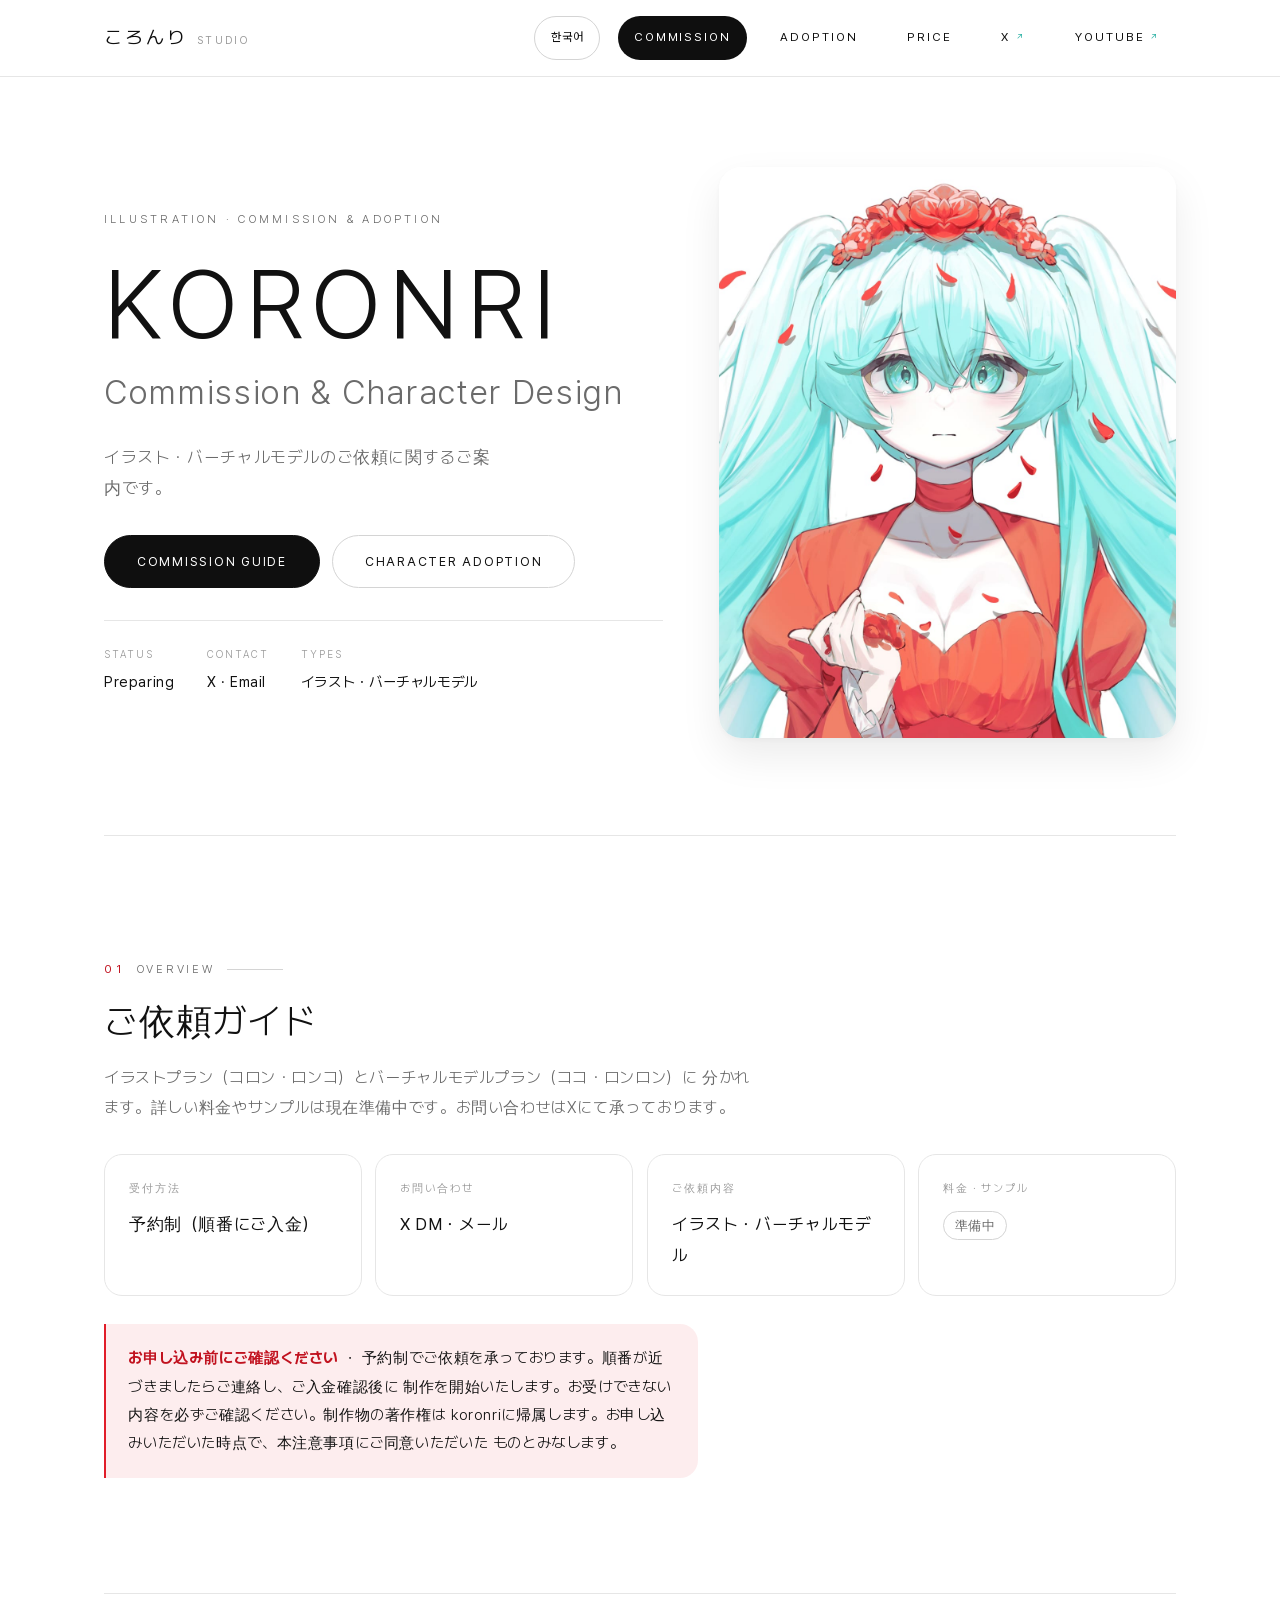
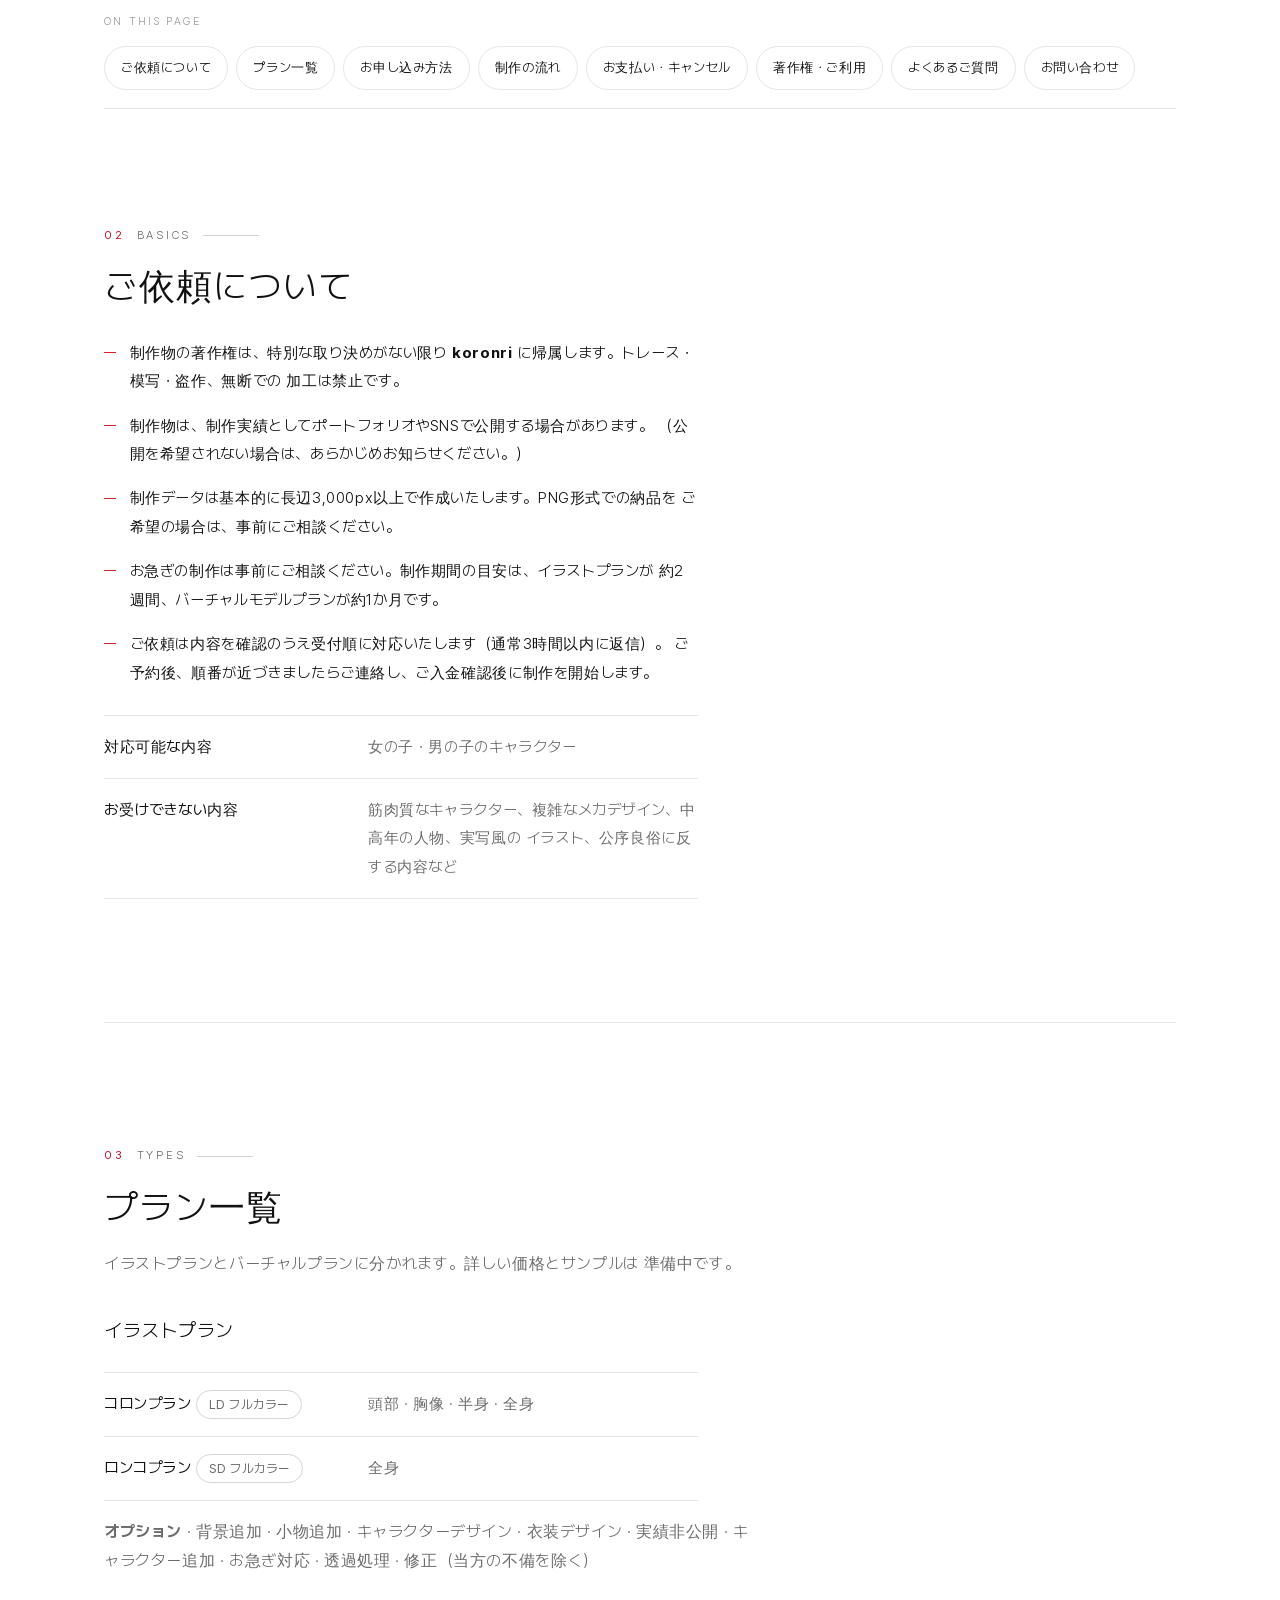
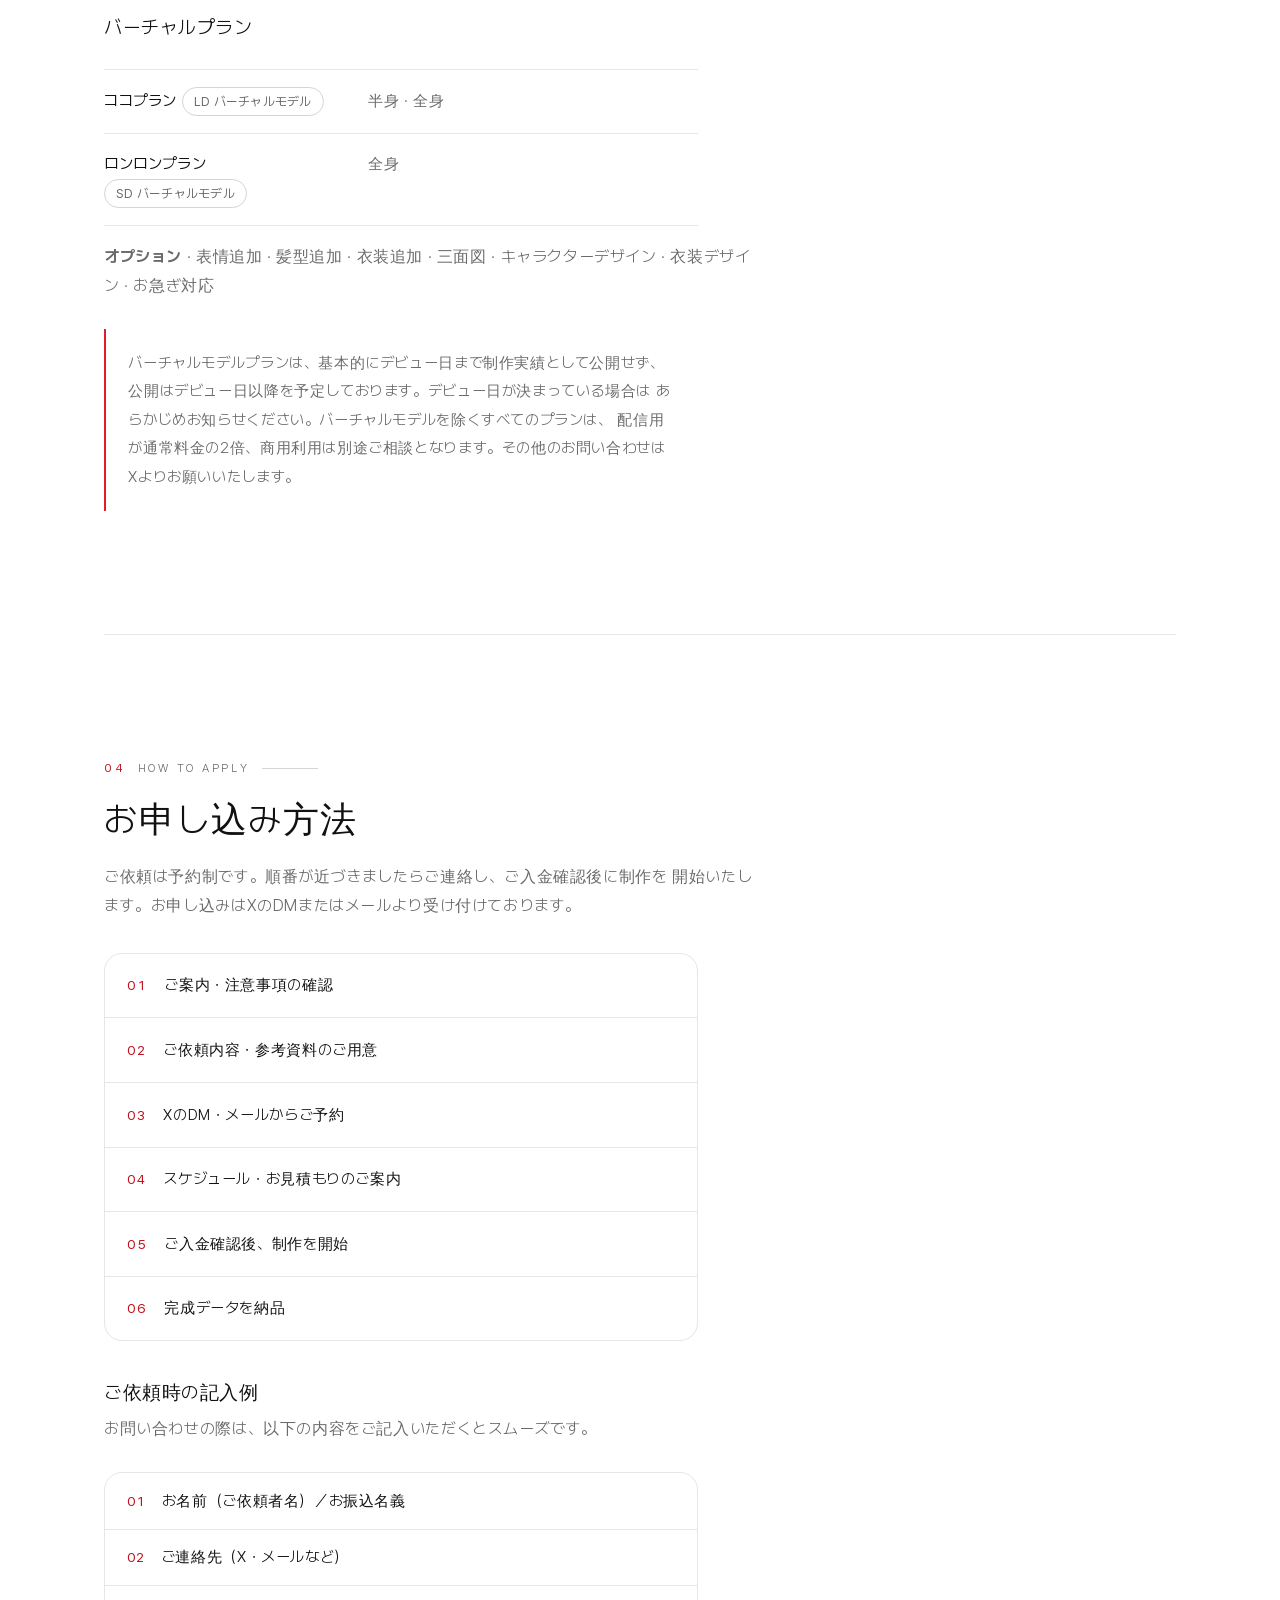
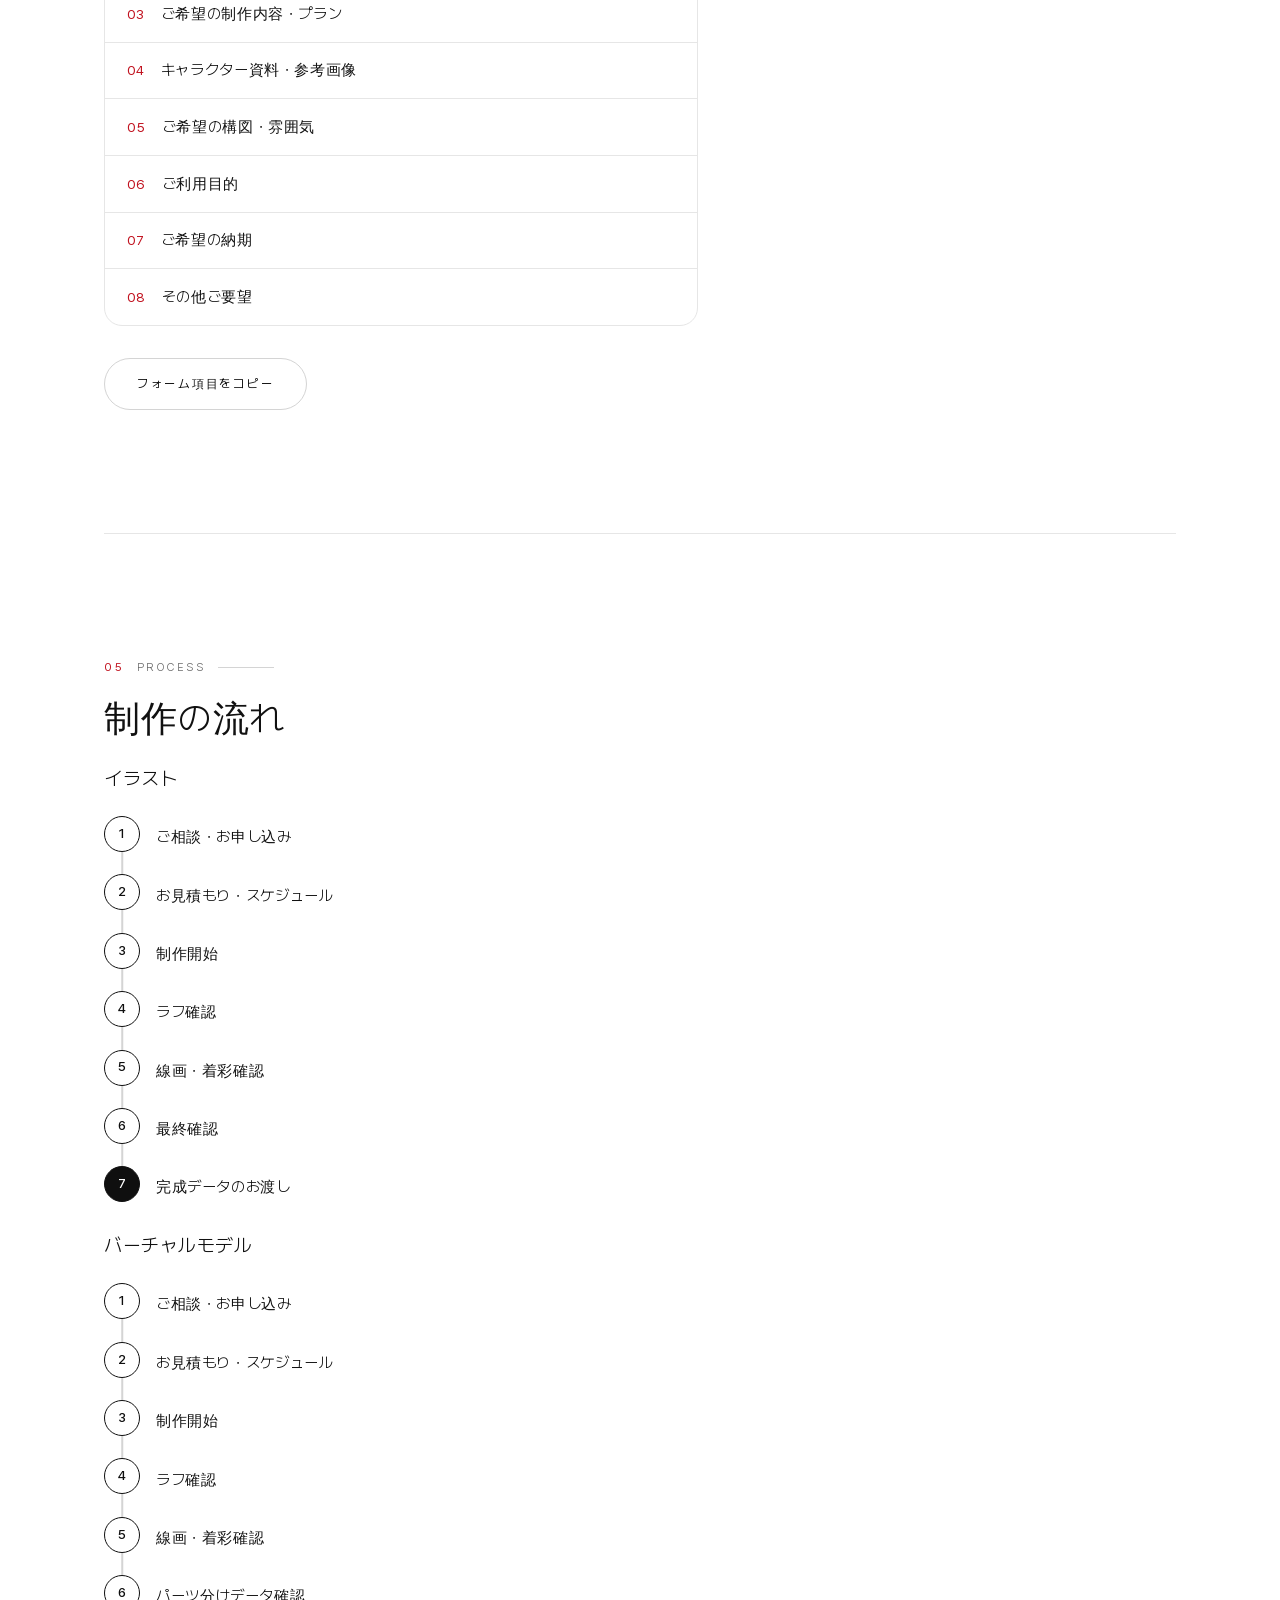
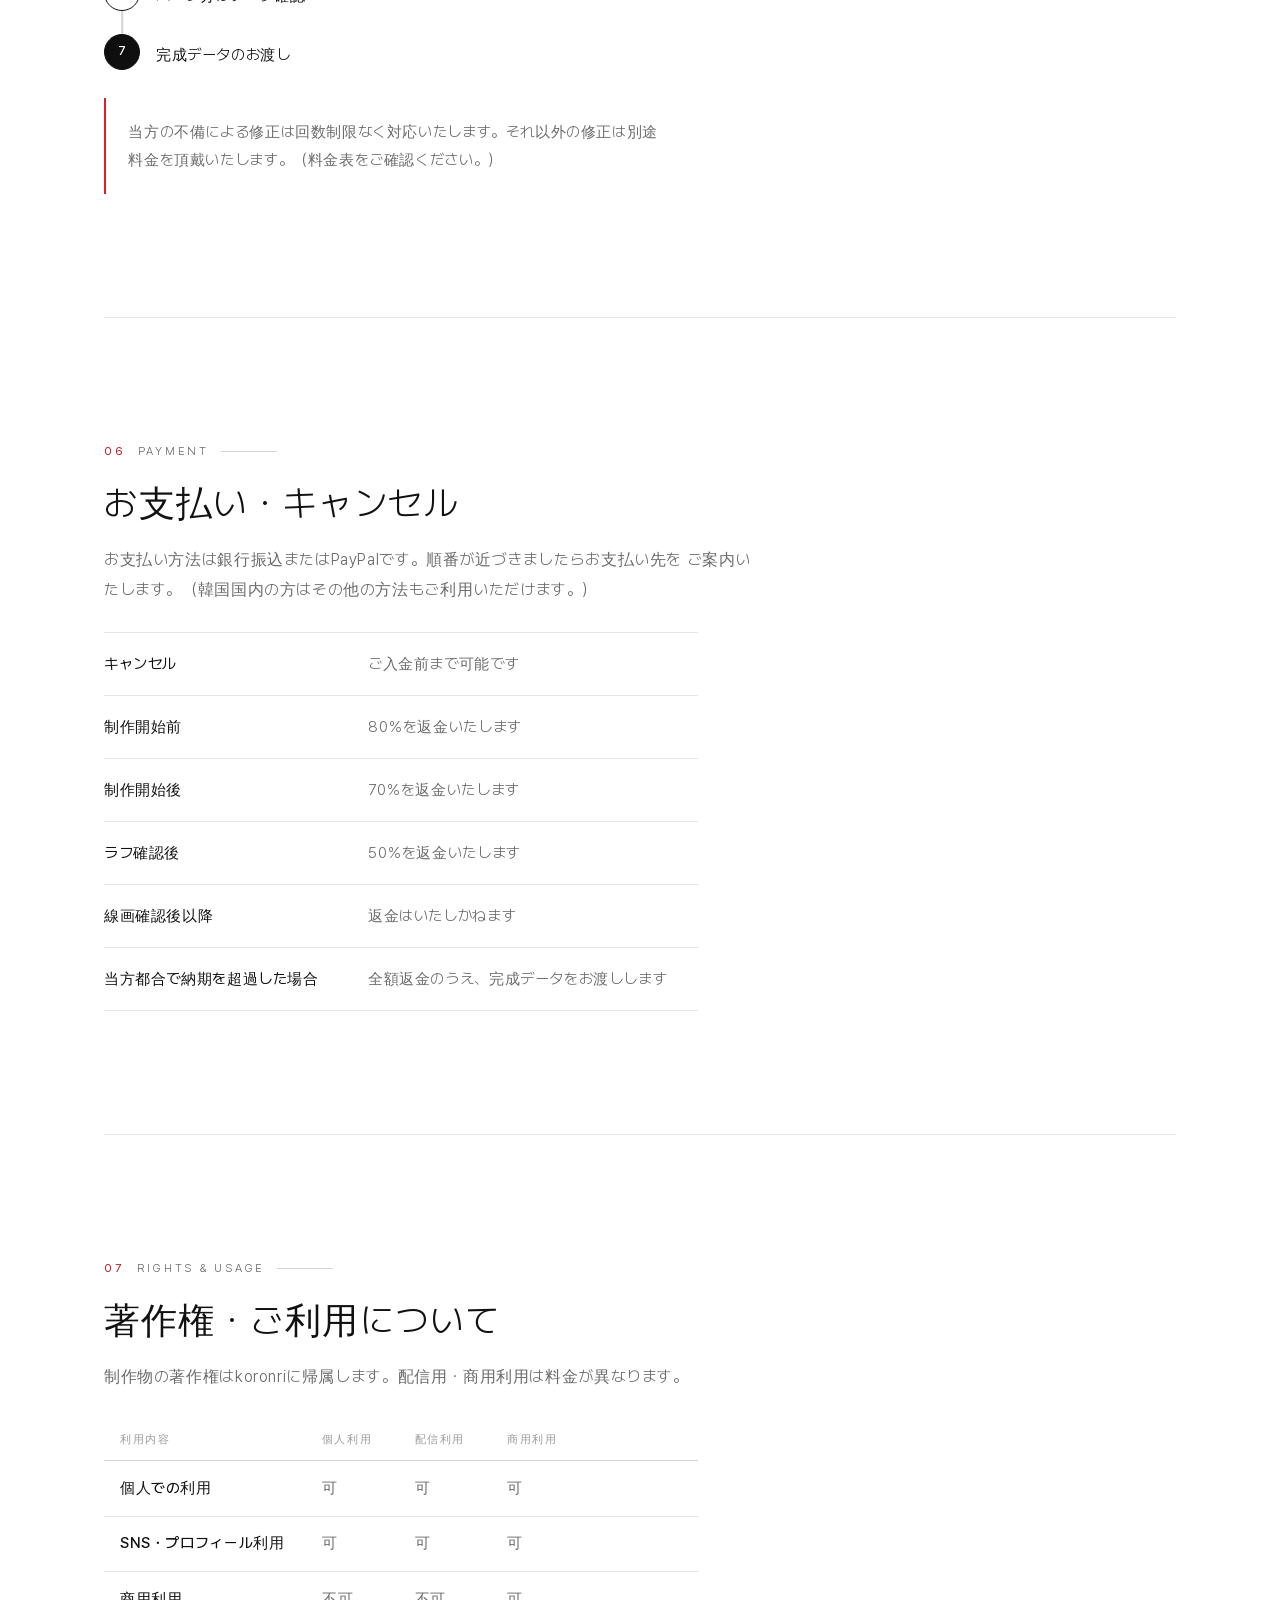
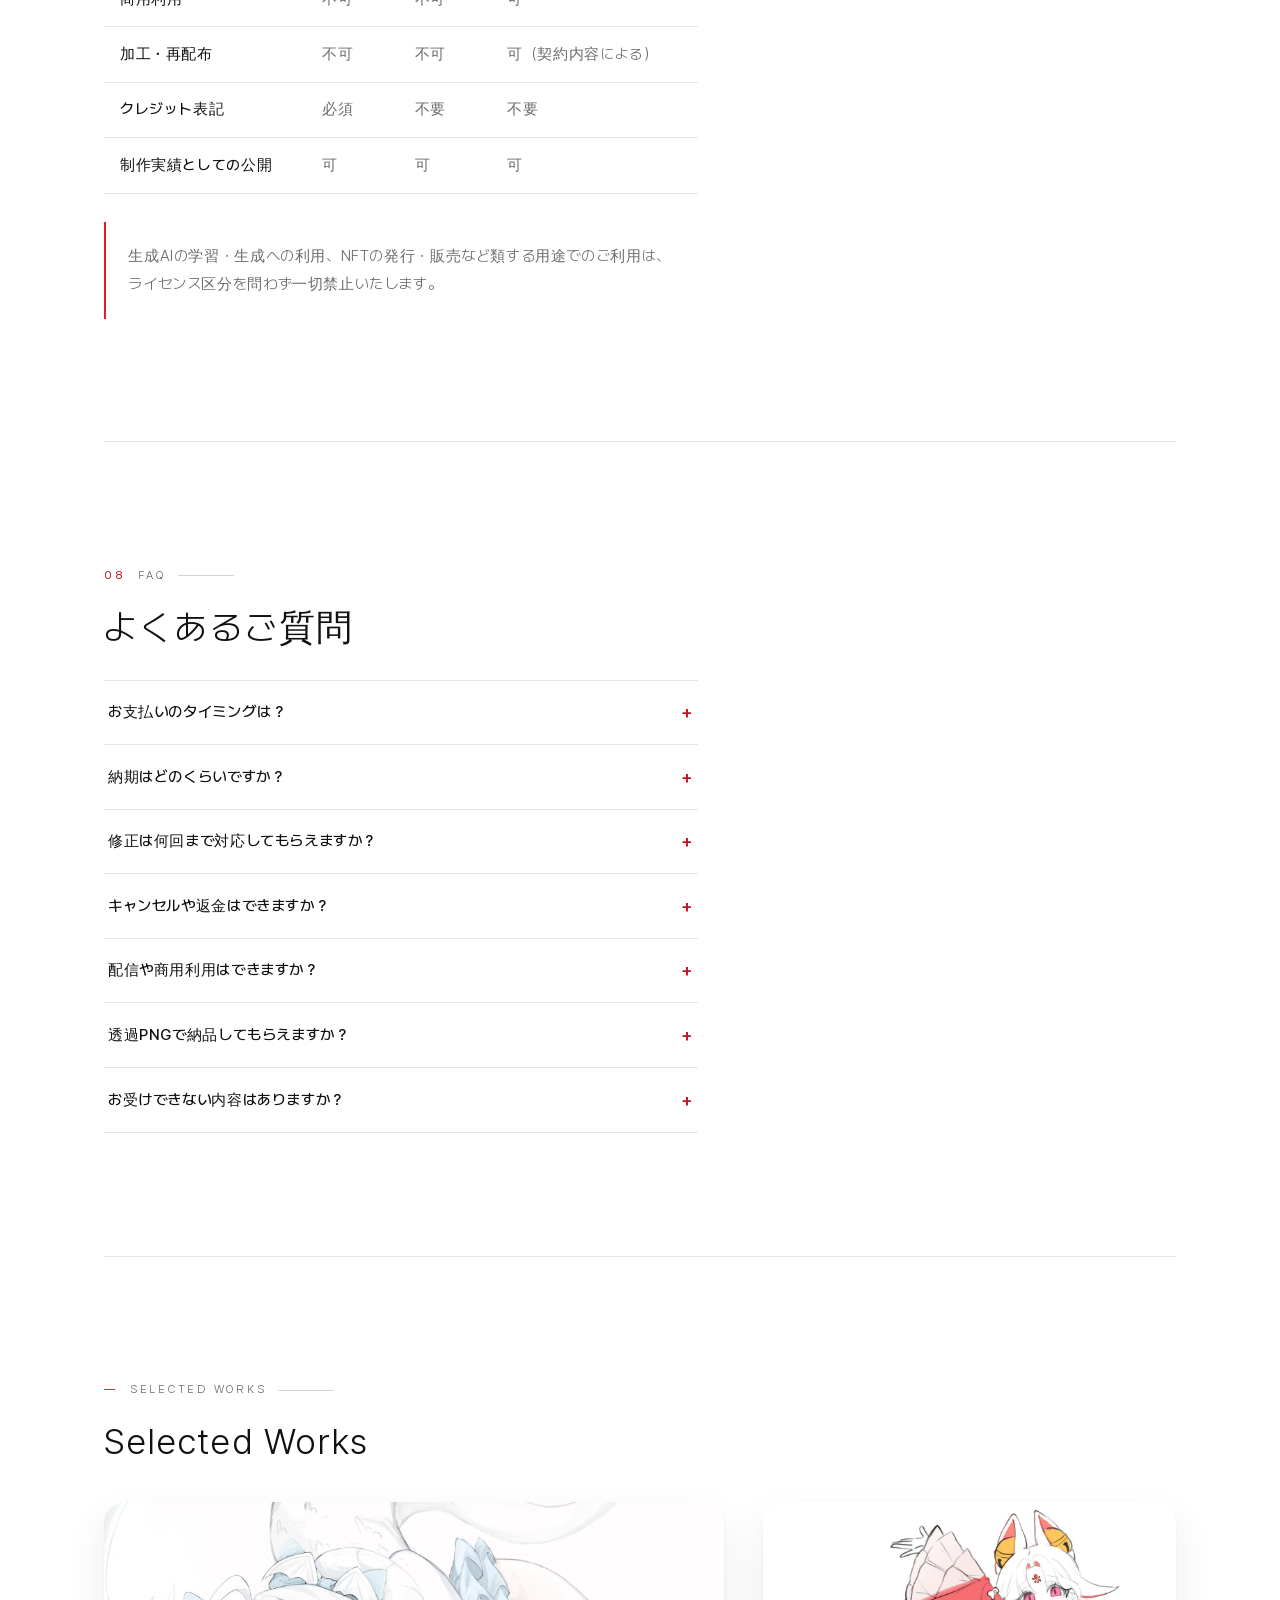
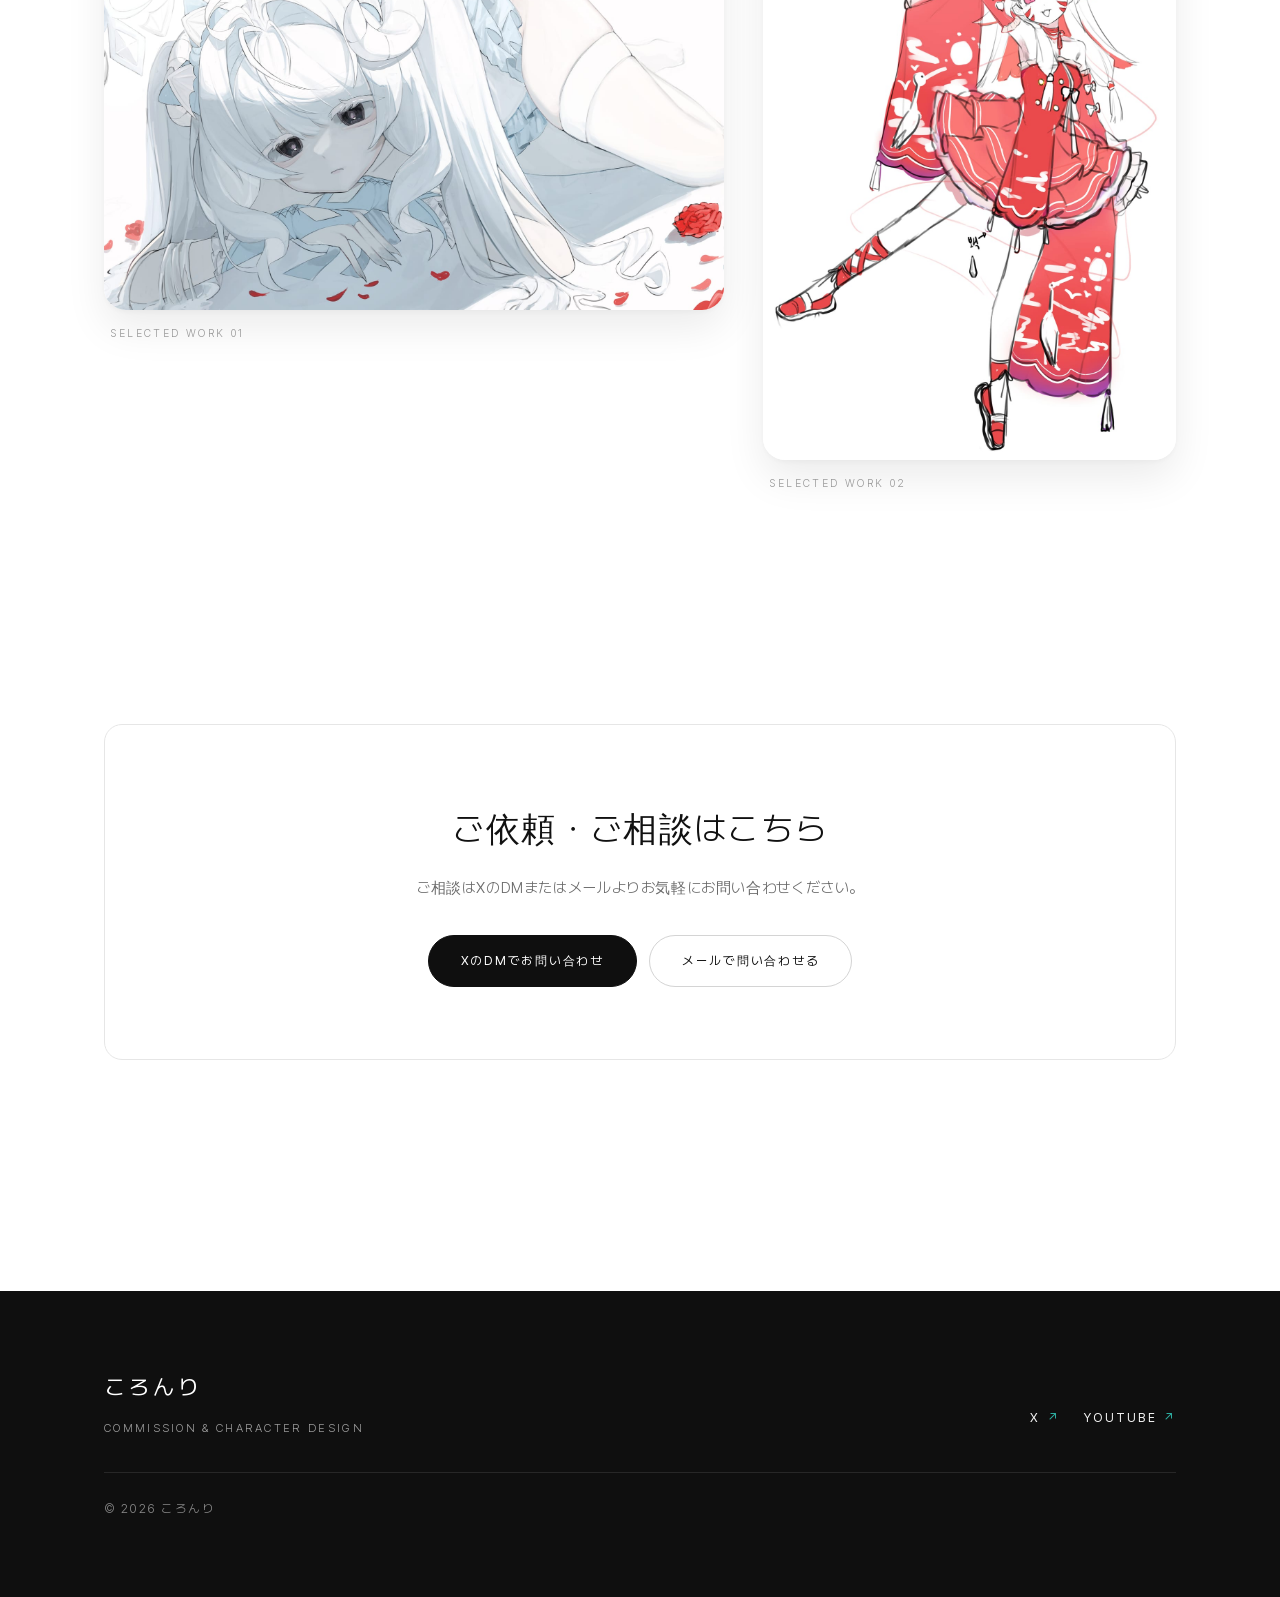
<file: index-ja.html>
<!doctype html>
<html lang="ja">
  <head>
    <meta charset="UTF-8" />
    <meta name="viewport" content="width=device-width, initial-scale=1" />
    <link rel="icon" type="image/svg+xml" href="data:image/svg+xml,%3Csvg xmlns='http://www.w3.org/2000/svg' viewBox='0 0 32 32'%3E%3Crect width='32' height='32' rx='7' fill='%2314110e'/%3E%3Ccircle cx='16' cy='16' r='6' fill='%23e11d29'/%3E%3C/svg%3E" />
    <title>ころんり — ご依頼について</title>
    <meta
      name="description"
      content="イラスト・バーチャルモデルのご依頼方法や制作の流れ、注意事項をご案内しています。"
    />

    <!-- Open Graph (デプロイ先ドメイン確定後、絶対URLに置き換え · README参照) -->
    <meta property="og:type" content="website" />
    <meta property="og:title" content="ころんり — ご依頼について" />
    <meta
      property="og:description"
      content="イラスト・バーチャルモデルのご依頼方法や制作の流れ、注意事項をご案内しています。"
    />
    <meta property="og:image" content="./images/illustration-13.jpg" />
    <meta name="twitter:card" content="summary_large_image" />

    <!-- 다국어 대체 링크 -->
    <link rel="alternate" hreflang="ko" href="./index.html" />
    <link rel="alternate" hreflang="ja" href="./index-ja.html" />
    <link rel="alternate" hreflang="x-default" href="./index.html" />

    <script>
      document.documentElement.classList.add('nav-js');
    </script>
    <link rel="stylesheet" href="./src/styles.css" />
    <!-- 관리자가 설정한 접수 상태·공지를 전역 반영 -->
    <script type="module" src="./src/site-banner.js"></script>
  </head>
  <body>
    <a class="skip-link" href="#main">本文へスキップ</a>

    <!-- ================= ヘッダー ================= -->
    <header class="site-header">
      <div class="container site-header__inner">
        <a class="brand" href="./index-ja.html"
          >ころんり<span class="brand__tag">Studio</span></a
        >
        <button
          class="nav-toggle"
          type="button"
          aria-expanded="false"
          aria-controls="site-nav"
          aria-label="メニューを開く"
        >
          <svg width="24" height="24" viewBox="0 0 24 24" fill="none" aria-hidden="true">
            <path d="M4 7h16M4 12h16M4 17h16" stroke="currentColor" stroke-width="1.6" stroke-linecap="round" />
          </svg>
        </button>
        <nav class="site-nav" id="site-nav" aria-label="メインメニュー">
          <button class="nav-close" type="button" aria-label="メニューを閉じる">
            <svg width="22" height="22" viewBox="0 0 24 24" fill="none" aria-hidden="true">
              <path d="M6 6l12 12M18 6L6 18" stroke="currentColor" stroke-width="1.6" stroke-linecap="round" />
            </svg>
          </button>
          <ul class="site-nav__list">
            <li>
              <a
                class="site-nav__link site-nav__link--lang"
                href="./index.html"
                hreflang="ko"
                lang="ko"
                >한국어</a
              >
            </li>
            <li>
              <a class="site-nav__link" href="./index-ja.html" aria-current="page"
                >Commission</a
              >
            </li>
            <li>
              <a class="site-nav__link" href="./adoption-ja.html">Adoption</a>
            </li>
            <li>
              <a class="site-nav__link" href="./pricing-ja.html">Price</a>
            </li>
            <li>
              <a
                class="site-nav__link"
                href="https://x.com/88xoxox88"
                target="_blank"
                rel="noopener noreferrer"
              >
                X<span class="ext" aria-hidden="true">↗</span>
                <span class="visually-hidden">（新しいタブで開きます）</span>
              </a>
            </li>
            <li>
              <a
                class="site-nav__link"
                href="https://www.youtube.com/@qXoX-999p"
                target="_blank"
                rel="noopener noreferrer"
              >
                YouTube<span class="ext" aria-hidden="true">↗</span>
                <span class="visually-hidden">（新しいタブで開きます）</span>
              </a>
            </li>
          </ul>
        </nav>
        <div class="nav-backdrop"></div>
      </div>
    </header>

    <main id="main">
      <!-- ================= メインランディング ================= -->
      <section class="landing container" aria-labelledby="landing-title">
        <div class="landing__grid">
          <div class="landing__copy">
            <p class="landing__eyebrow">Illustration · Commission &amp; Adoption</p>
            <h1 class="landing__title" id="landing-title">
              KORONRI
              <span class="sub">Commission &amp; Character Design</span>
            </h1>
            <p class="landing__lead">
              イラスト・バーチャルモデルのご依頼に関するご案内です。
            </p>
            <div class="btn-row">
              <a class="btn btn--primary" href="#basic">Commission Guide</a>
              <a class="btn btn--ghost" href="./adoption-ja.html"
                >Character Adoption</a
              >
            </div>
            <dl class="landing__meta">
              <div>
                <dt>Status</dt>
                <dd>Preparing</dd>
              </div>
              <div>
                <dt>Contact</dt>
                <dd>X · Email</dd>
              </div>
              <div>
                <dt>Types</dt>
                <dd>イラスト・バーチャルモデル</dd>
              </div>
            </dl>
          </div>
          <div class="landing__media reveal">
            <img
              src="./images/illustration-13.jpg"
              width="1600"
              height="1436"
              alt="ミントグリーンのツインテールに赤いバラの花冠と赤いドレスを着たキャラクターの上半身イラスト"
              fetchpriority="high"
              decoding="async"
            />
          </div>
        </div>
      </section>

      <div class="container"><hr class="divider" /></div>

      <!-- ================= ページ紹介 ================= -->
      <section class="section container" aria-labelledby="overview-title">
        <p class="eyebrow"><span class="num">01</span> Overview</p>
        <h2 class="section-title" id="overview-title">ご依頼ガイド</h2>
        <p class="lede measure">
          イラストプラン（コロン・ロンコ）とバーチャルモデルプラン（ココ・ロンロン）に
          分かれます。詳しい料金やサンプルは現在準備中です。お問い合わせはXにて承っております。
        </p>

        <dl class="info-grid">
          <div class="info-card reveal">
            <dt>受付方法</dt>
            <dd>予約制（順番にご入金）</dd>
          </div>
          <div class="info-card reveal">
            <dt>お問い合わせ</dt>
            <dd>X DM・メール</dd>
          </div>
          <div class="info-card reveal">
            <dt>ご依頼内容</dt>
            <dd>イラスト・バーチャルモデル</dd>
          </div>
          <div class="info-card reveal">
            <dt>料金・サンプル</dt>
            <dd><span class="pending pending--neutral">準備中</span></dd>
          </div>
        </dl>

        <p class="callout callout--notice measure">
          <strong>お申し込み前にご確認ください</strong> ・
          予約制でご依頼を承っております。順番が近づきましたらご連絡し、ご入金確認後に
          制作を開始いたします。お受けできない内容を必ずご確認ください。制作物の著作権は
          koronriに帰属します。お申し込みいただいた時点で、本注意事項にご同意いただいた
          ものとみなします。
        </p>
      </section>

      <!-- ================= ページ内目次 ================= -->
      <nav class="container" aria-label="ページ内目次">
        <div class="toc">
          <p class="toc__label">On this page</p>
          <ul class="toc__list">
            <li><a href="#basic">ご依頼について</a></li>
            <li><a href="#types">プラン一覧</a></li>
            <li><a href="#apply">お申し込み方法</a></li>
            <li><a href="#process">制作の流れ</a></li>
            <li><a href="#payment">お支払い・キャンセル</a></li>
            <li><a href="#rights">著作権・ご利用</a></li>
            <li><a href="#faq">よくあるご質問</a></li>
            <li><a href="#contact">お問い合わせ</a></li>
          </ul>
        </div>
      </nav>

      <!-- ================= 基本案内 ================= -->
      <section
        id="basic"
        class="section container"
        aria-labelledby="basic-title"
      >
        <p class="eyebrow"><span class="num">02</span> Basics</p>
        <h2 class="section-title" id="basic-title">ご依頼について</h2>
        <ul class="note-list measure">
          <li>
            制作物の著作権は、特別な取り決めがない限り
            <strong>koronri</strong> に帰属します。トレース・模写・盗作、無断での
            加工は禁止です。
          </li>
          <li>
            制作物は、制作実績としてポートフォリオやSNSで公開する場合があります。
            （公開を希望されない場合は、あらかじめお知らせください。）
          </li>
          <li>
            制作データは基本的に長辺3,000px以上で作成いたします。PNG形式での納品を
            ご希望の場合は、事前にご相談ください。
          </li>
          <li>
            お急ぎの制作は事前にご相談ください。制作期間の目安は、イラストプランが
            約2週間、バーチャルモデルプランが約1か月です。
          </li>
          <li>
            ご依頼は内容を確認のうえ受付順に対応いたします（通常3時間以内に返信）。
            ご予約後、順番が近づきましたらご連絡し、ご入金確認後に制作を開始します。
          </li>
        </ul>

        <dl class="def-list measure">
          <div>
            <dt>対応可能な内容</dt>
            <dd>女の子・男の子のキャラクター</dd>
          </div>
          <div>
            <dt>お受けできない内容</dt>
            <dd>
              筋肉質なキャラクター、複雑なメカデザイン、中高年の人物、実写風の
              イラスト、公序良俗に反する内容など
            </dd>
          </div>
        </dl>
      </section>

      <div class="container"><hr class="divider" /></div>

      <!-- ================= プラン一覧 ================= -->
      <section
        id="types"
        class="section container"
        aria-labelledby="types-title"
      >
        <p class="eyebrow"><span class="num">03</span> Types</p>
        <h2 class="section-title" id="types-title">プラン一覧</h2>
        <p class="lede measure">
          イラストプランとバーチャルプランに分かれます。詳しい価格とサンプルは
          準備中です。
        </p>

        <h3 class="section-title" style="font-size: 1.2rem; margin-top: 2.5rem">
          イラストプラン
        </h3>
        <dl class="def-list measure">
          <div>
            <dt>コロンプラン <span class="pending pending--neutral">LD フルカラー</span></dt>
            <dd>頭部 · 胸像 · 半身 · 全身</dd>
          </div>
          <div>
            <dt>ロンコプラン <span class="pending pending--neutral">SD フルカラー</span></dt>
            <dd>全身</dd>
          </div>
        </dl>
        <p class="lede measure" style="margin-top: 1rem">
          <strong>オプション</strong> · 背景追加 · 小物追加 · キャラクターデザイン ·
          衣装デザイン · 実績非公開 · キャラクター追加 · お急ぎ対応 · 透過処理 ·
          修正（当方の不備を除く）
        </p>

        <h3 class="section-title" style="font-size: 1.2rem; margin-top: 2.5rem">
          バーチャルプラン
        </h3>
        <dl class="def-list measure">
          <div>
            <dt>ココプラン <span class="pending pending--neutral">LD バーチャルモデル</span></dt>
            <dd>半身 · 全身</dd>
          </div>
          <div>
            <dt>ロンロンプラン <span class="pending pending--neutral">SD バーチャルモデル</span></dt>
            <dd>全身</dd>
          </div>
        </dl>
        <p class="lede measure" style="margin-top: 1rem">
          <strong>オプション</strong> · 表情追加 · 髪型追加 · 衣装追加 · 三面図 ·
          キャラクターデザイン · 衣装デザイン · お急ぎ対応
        </p>

        <p class="callout measure">
          バーチャルモデルプランは、基本的にデビュー日まで制作実績として公開せず、
          公開はデビュー日以降を予定しております。デビュー日が決まっている場合は
          あらかじめお知らせください。バーチャルモデルを除くすべてのプランは、
          配信用が通常料金の2倍、商用利用は別途ご相談となります。その他のお問い合わせは
          Xよりお願いいたします。
        </p>
      </section>

      <div class="container"><hr class="divider" /></div>

      <!-- ================= お申し込み方法 ================= -->
      <section
        id="apply"
        class="section container"
        aria-labelledby="apply-title"
      >
        <p class="eyebrow"><span class="num">04</span> How to Apply</p>
        <h2 class="section-title" id="apply-title">お申し込み方法</h2>
        <p class="lede measure">
          ご依頼は予約制です。順番が近づきましたらご連絡し、ご入金確認後に制作を
          開始いたします。お申し込みはXのDMまたはメールより受け付けております。
        </p>

        <ol class="steps measure">
          <li><span>ご案内・注意事項の確認</span></li>
          <li><span>ご依頼内容・参考資料のご用意</span></li>
          <li><span>XのDM・メールからご予約</span></li>
          <li><span>スケジュール・お見積もりのご案内</span></li>
          <li><span>ご入金確認後、制作を開始</span></li>
          <li><span>完成データを納品</span></li>
        </ol>

        <h3 class="section-title" style="font-size: 1.2rem; margin-top: 2.5rem">
          ご依頼時の記入例
        </h3>
        <p class="lede measure" style="margin-top: 0.5rem">
          お問い合わせの際は、以下の内容をご記入いただくとスムーズです。
        </p>

        <dl class="form-fields measure" id="apply-form">
          <div><dt>01</dt><dd>お名前（ご依頼者名）／お振込名義</dd></div>
          <div><dt>02</dt><dd>ご連絡先（X・メールなど）</dd></div>
          <div><dt>03</dt><dd>ご希望の制作内容・プラン</dd></div>
          <div><dt>04</dt><dd>キャラクター資料・参考画像</dd></div>
          <div><dt>05</dt><dd>ご希望の構図・雰囲気</dd></div>
          <div><dt>06</dt><dd>ご利用目的</dd></div>
          <div><dt>07</dt><dd>ご希望の納期</dd></div>
          <div><dt>08</dt><dd>その他ご要望</dd></div>
        </dl>

        <div class="btn-row">
          <button type="button" class="btn btn--ghost" data-copy-form="apply-form">
            フォーム項目をコピー
          </button>
        </div>
      </section>

      <div class="container"><hr class="divider" /></div>

      <!-- ================= 制作の流れ ================= -->
      <section
        id="process"
        class="section container"
        aria-labelledby="process-title"
      >
        <p class="eyebrow"><span class="num">05</span> Process</p>
        <h2 class="section-title" id="process-title">制作の流れ</h2>

        <h3 class="section-title" style="font-size: 1.2rem; margin-top: 1.5rem">
          イラスト
        </h3>
        <ol class="flowchart">
          <li class="flowchart__step"><span class="flowchart__node"></span><span class="flowchart__label">ご相談・お申し込み</span></li>
          <li class="flowchart__step"><span class="flowchart__node"></span><span class="flowchart__label">お見積もり・スケジュール</span></li>
          <li class="flowchart__step"><span class="flowchart__node"></span><span class="flowchart__label">制作開始</span></li>
          <li class="flowchart__step"><span class="flowchart__node"></span><span class="flowchart__label">ラフ確認</span></li>
          <li class="flowchart__step"><span class="flowchart__node"></span><span class="flowchart__label">線画・着彩確認</span></li>
          <li class="flowchart__step"><span class="flowchart__node"></span><span class="flowchart__label">最終確認</span></li>
          <li class="flowchart__step"><span class="flowchart__node"></span><span class="flowchart__label">完成データのお渡し</span></li>
        </ol>

        <h3 class="section-title" style="font-size: 1.2rem; margin-top: 2rem">
          バーチャルモデル
        </h3>
        <ol class="flowchart">
          <li class="flowchart__step"><span class="flowchart__node"></span><span class="flowchart__label">ご相談・お申し込み</span></li>
          <li class="flowchart__step"><span class="flowchart__node"></span><span class="flowchart__label">お見積もり・スケジュール</span></li>
          <li class="flowchart__step"><span class="flowchart__node"></span><span class="flowchart__label">制作開始</span></li>
          <li class="flowchart__step"><span class="flowchart__node"></span><span class="flowchart__label">ラフ確認</span></li>
          <li class="flowchart__step"><span class="flowchart__node"></span><span class="flowchart__label">線画・着彩確認</span></li>
          <li class="flowchart__step"><span class="flowchart__node"></span><span class="flowchart__label">パーツ分けデータ確認</span></li>
          <li class="flowchart__step"><span class="flowchart__node"></span><span class="flowchart__label">完成データのお渡し</span></li>
        </ol>

        <p class="callout measure">
          当方の不備による修正は回数制限なく対応いたします。それ以外の修正は別途
          料金を頂戴いたします。（料金表をご確認ください。）
        </p>
      </section>

      <div class="container"><hr class="divider" /></div>

      <!-- ================= お支払い・キャンセル ================= -->
      <section
        id="payment"
        class="section container"
        aria-labelledby="payment-title"
      >
        <p class="eyebrow"><span class="num">06</span> Payment</p>
        <h2 class="section-title" id="payment-title">お支払い・キャンセル</h2>
        <p class="lede measure">
          お支払い方法は銀行振込またはPayPalです。順番が近づきましたらお支払い先を
          ご案内いたします。（韓国国内の方はその他の方法もご利用いただけます。）
        </p>

        <dl class="def-list measure">
          <div>
            <dt>キャンセル</dt>
            <dd>ご入金前まで可能です</dd>
          </div>
          <div>
            <dt>制作開始前</dt>
            <dd>80％を返金いたします</dd>
          </div>
          <div>
            <dt>制作開始後</dt>
            <dd>70％を返金いたします</dd>
          </div>
          <div>
            <dt>ラフ確認後</dt>
            <dd>50％を返金いたします</dd>
          </div>
          <div>
            <dt>線画確認後以降</dt>
            <dd>返金はいたしかねます</dd>
          </div>
          <div>
            <dt>当方都合で納期を超過した場合</dt>
            <dd>全額返金のうえ、完成データをお渡しします</dd>
          </div>
        </dl>
      </section>

      <div class="container"><hr class="divider" /></div>

      <!-- ================= 著作権・ご利用 ================= -->
      <section
        id="rights"
        class="section container"
        aria-labelledby="rights-title"
      >
        <p class="eyebrow"><span class="num">07</span> Rights &amp; Usage</p>
        <h2 class="section-title" id="rights-title">著作権・ご利用について</h2>
        <p class="lede measure">
          制作物の著作権はkoronriに帰属します。配信用・商用利用は料金が異なります。
        </p>

        <div class="usage-table-wrap measure">
          <table class="usage-table">
            <caption class="visually-hidden">ライセンス区分ごとの利用範囲</caption>
            <thead>
              <tr>
                <th scope="col">利用内容</th>
                <th scope="col">個人利用</th>
                <th scope="col">配信利用</th>
                <th scope="col">商用利用</th>
              </tr>
            </thead>
            <tbody>
              <tr>
                <th scope="row">個人での利用</th>
                <td data-label="個人利用">可</td>
                <td data-label="配信利用">可</td>
                <td data-label="商用利用">可</td>
              </tr>
              <tr>
                <th scope="row">SNS・プロフィール利用</th>
                <td data-label="個人利用">可</td>
                <td data-label="配信利用">可</td>
                <td data-label="商用利用">可</td>
              </tr>
              <tr>
                <th scope="row">商用利用</th>
                <td data-label="個人利用">不可</td>
                <td data-label="配信利用">不可</td>
                <td data-label="商用利用">可</td>
              </tr>
              <tr>
                <th scope="row">加工・再配布</th>
                <td data-label="個人利用">不可</td>
                <td data-label="配信利用">不可</td>
                <td data-label="商用利用">可（契約内容による）</td>
              </tr>
              <tr>
                <th scope="row">クレジット表記</th>
                <td data-label="個人利用">必須</td>
                <td data-label="配信利用">不要</td>
                <td data-label="商用利用">不要</td>
              </tr>
              <tr>
                <th scope="row">制作実績としての公開</th>
                <td data-label="個人利用">可</td>
                <td data-label="配信利用">可</td>
                <td data-label="商用利用">可</td>
              </tr>
            </tbody>
          </table>
        </div>

        <p class="callout measure">
          生成AIの学習・生成への利用、NFTの発行・販売など類する用途でのご利用は、
          ライセンス区分を問わず一切禁止いたします。
        </p>
      </section>

      <div class="container"><hr class="divider" /></div>

      <!-- ================= FAQ ================= -->
      <section id="faq" class="section container" aria-labelledby="faq-title">
        <p class="eyebrow"><span class="num">08</span> FAQ</p>
        <h2 class="section-title" id="faq-title">よくあるご質問</h2>

        <div class="faq measure">
          <details>
            <summary>お支払いのタイミングは？</summary>
            <p class="faq__a">
              ご依頼は予約制です。順番が近づきましたらご連絡し、ご入金確認後に
              制作を開始いたします。ご入金前であればキャンセルも可能です。
            </p>
          </details>
          <details>
            <summary>納期はどのくらいですか？</summary>
            <p class="faq__a">
              目安はイラストプランが約2週間、バーチャルモデルプランが約1か月です。
              お急ぎの場合は事前にご相談ください。
            </p>
          </details>
          <details>
            <summary>修正は何回まで対応してもらえますか？</summary>
            <p class="faq__a">
              当方の不備による修正は回数制限なく対応いたします。それ以外の修正は
              別途料金を頂戴いたします。
            </p>
          </details>
          <details>
            <summary>キャンセルや返金はできますか？</summary>
            <p class="faq__a">
              キャンセルはご入金前まで可能です。ご入金後の返金は進行状況に応じて
              80％／70％／50％と異なり、線画確認後以降は返金いたしかねます。当方都合で
              納期を超過した場合は全額返金いたします。
            </p>
          </details>
          <details>
            <summary>配信や商用利用はできますか？</summary>
            <p class="faq__a">
              配信用・商用利用にはそれぞれ専用のライセンスをご用意しております。
              料金が異なりますので、お気軽にお問い合わせください。
            </p>
          </details>
          <details>
            <summary>透過PNGで納品してもらえますか？</summary>
            <p class="faq__a">
              ご希望の場合はお申し込み時にお知らせください。制作データは基本的に
              長辺3,000px以上で作成いたします。
            </p>
          </details>
          <details>
            <summary>お受けできない内容はありますか？</summary>
            <p class="faq__a">
              筋肉質なキャラクター、複雑なメカデザイン、中高年の人物、実写風の
              イラスト、公序良俗に反する内容などはお受けしておりません。
            </p>
          </details>
        </div>
      </section>

      <div class="container"><hr class="divider" /></div>

      <!-- ================= 作品エリア ================= -->
      <section class="section container" aria-labelledby="works-title">
        <p class="eyebrow"><span class="num">—</span> Selected Works</p>
        <h2 class="section-title" id="works-title">Selected Works</h2>

        <div class="works works--editorial">
          <figure class="work reveal">
            <span class="work__frame">
              <img
                src="./images/illustration-12.jpg"
                width="1800"
                height="1183"
                alt="白髪のキャラクターが赤いバラのそばに横たわっている横構図のイラスト"
                loading="lazy"
                decoding="async"
              />
            </span>
            <figcaption>Selected work 01</figcaption>
          </figure>
          <figure class="work reveal">
            <span class="work__frame">
              <img
                src="./images/illustration-14.jpg"
                width="1186"
                height="1600"
                alt="白髪に狐耳を持つキャラクターが赤い伝統風の衣装を着て立っている全身イラスト"
                loading="lazy"
                decoding="async"
              />
            </span>
            <figcaption>Selected work 02</figcaption>
          </figure>
        </div>
      </section>

      <!-- ================= お問い合わせCTA ================= -->
      <section
        id="contact"
        class="section container"
        aria-labelledby="contact-title"
      >
        <div class="cta reveal">
          <h2 id="contact-title">ご依頼・ご相談はこちら</h2>
          <p>ご相談はXのDMまたはメールよりお気軽にお問い合わせください。</p>
          <div class="btn-row">
            <a
              class="btn btn--primary"
              href="https://x.com/88xoxox88"
              target="_blank"
              rel="noopener noreferrer"
            >
              XのDMでお問い合わせ
              <span class="visually-hidden">（新しいタブで開きます）</span>
            </a>
            <a class="btn btn--ghost" href="mailto:koronri091091@gmail.com">
              メールで問い合わせる
            </a>
          </div>
        </div>
      </section>
    </main>

    <!-- ================= フッター ================= -->
    <footer class="site-footer">
      <div class="container site-footer__grid">
        <div>
          <p class="site-footer__brand">ころんり</p>
          <p class="site-footer__tag">Commission &amp; Character Design</p>
        </div>
        <div class="site-footer__links">
          <a
            href="https://x.com/88xoxox88"
            target="_blank"
            rel="noopener noreferrer"
            >X<span aria-hidden="true">↗</span
            ><span class="visually-hidden">（新しいタブで開きます）</span></a
          >
          <a
            href="https://www.youtube.com/@qXoX-999p"
            target="_blank"
            rel="noopener noreferrer"
            >YouTube<span aria-hidden="true">↗</span
            ><span class="visually-hidden">（新しいタブで開きます）</span></a
          >
        </div>
      </div>
      <div class="container" style="margin-top: 1.5rem">
        <p class="site-footer__copy">© 2026 ころんり</p>
      </div>
    </footer>

    <button class="to-top" type="button" aria-label="ページの先頭へ戻る">
      <svg width="20" height="20" viewBox="0 0 24 24" fill="none" aria-hidden="true">
        <path d="M12 19V5M6 11l6-6 6 6" stroke="currentColor" stroke-width="1.6" stroke-linecap="round" stroke-linejoin="round" />
      </svg>
    </button>

    <script>
      (function initToTop() {
        try {
          var btn = document.querySelector('.to-top');
          if (!btn) return;
          var reduce =
            window.matchMedia &&
            window.matchMedia('(prefers-reduced-motion: reduce)').matches;
          function onScroll() {
            if (window.scrollY > 600) btn.classList.add('is-visible');
            else btn.classList.remove('is-visible');
          }
          window.addEventListener('scroll', onScroll, { passive: true });
          onScroll();
          btn.addEventListener('click', function () {
            window.scrollTo({ top: 0, behavior: reduce ? 'auto' : 'smooth' });
          });
        } catch (e) {}
      })();

      (function initNav() {
        try {
          var toggle = document.querySelector('.nav-toggle');
          var nav = document.getElementById('site-nav');
          var backdrop = document.querySelector('.nav-backdrop');
          var closeBtn = nav ? nav.querySelector('.nav-close') : null;
          if (!toggle || !nav) return;
          function isOpen() { return nav.classList.contains('is-open'); }
          function focusables() { return nav.querySelectorAll('a[href], button:not([disabled])'); }
          function open() {
            nav.classList.add('is-open');
            if (backdrop) backdrop.classList.add('is-open');
            toggle.setAttribute('aria-expanded', 'true');
            document.body.style.overflow = 'hidden';
            (closeBtn || nav.querySelector('a')).focus();
          }
          function close(returnFocus) {
            nav.classList.remove('is-open');
            if (backdrop) backdrop.classList.remove('is-open');
            toggle.setAttribute('aria-expanded', 'false');
            document.body.style.overflow = '';
            if (returnFocus !== false) toggle.focus();
          }
          toggle.addEventListener('click', function () { isOpen() ? close() : open(); });
          if (closeBtn) closeBtn.addEventListener('click', function () { close(); });
          if (backdrop) backdrop.addEventListener('click', function () { close(); });
          nav.querySelectorAll('.site-nav__link').forEach(function (a) {
            a.addEventListener('click', function () { close(false); });
          });
          document.addEventListener('keydown', function (e) {
            if (!isOpen()) return;
            if (e.key === 'Escape') { close(); return; }
            if (e.key === 'Tab') {
              var f = focusables();
              if (!f.length) return;
              var first = f[0], last = f[f.length - 1];
              if (e.shiftKey && document.activeElement === first) { e.preventDefault(); last.focus(); }
              else if (!e.shiftKey && document.activeElement === last) { e.preventDefault(); first.focus(); }
            }
          });
          window.addEventListener('resize', function () {
            if (window.innerWidth >= 896 && isOpen()) close(false);
          });
        } catch (err) {}
      })();

      (function initReveal() {
        try {
          var reduce =
            window.matchMedia &&
            window.matchMedia('(prefers-reduced-motion: reduce)').matches;
          var targets = document.querySelectorAll('.reveal');
          if (!targets.length || reduce || !('IntersectionObserver' in window)) return;
          var root = document.documentElement;
          root.classList.add('reveal-on');
          var show = function (el) { el.classList.add('is-visible'); };
          var io = new IntersectionObserver(
            function (entries, obs) {
              entries.forEach(function (e) {
                if (e.isIntersecting) { show(e.target); obs.unobserve(e.target); }
              });
            },
            { rootMargin: '0px 0px -10% 0px', threshold: 0.08 }
          );
          targets.forEach(function (el) { io.observe(el); });
          setTimeout(function () {
            if (targets[0] && !targets[0].classList.contains('is-visible')) {
              root.classList.remove('reveal-on');
            }
          }, 1600);
        } catch (err) {
          try { document.documentElement.classList.remove('reveal-on'); } catch (e2) {}
        }
      })();

      (function initCopyForm() {
        try {
          var btn = document.querySelector('[data-copy-form]');
          if (!btn) return;
          var sourceId = btn.getAttribute('data-copy-form');
          var source = sourceId ? document.getElementById(sourceId) : null;
          if (!source) return;
          function buildText() {
            var rows = source.querySelectorAll(':scope > div');
            var lines = [];
            rows.forEach(function (row) {
              var dd = row.querySelector('dd');
              var label = dd ? dd.textContent.replace(/\s+/g, ' ').trim() : '';
              if (label) lines.push(label + ': ');
            });
            return lines.join('\n');
          }
          var defaultLabel = btn.textContent;
          var resetTimer = null;
          function flash(message) {
            btn.textContent = message;
            if (resetTimer) clearTimeout(resetTimer);
            resetTimer = setTimeout(function () { btn.textContent = defaultLabel; }, 2200);
          }
          function fallbackCopy(text) {
            var ta = document.createElement('textarea');
            ta.value = text;
            ta.setAttribute('readonly', '');
            ta.style.position = 'fixed';
            ta.style.top = '-1000px';
            ta.style.opacity = '0';
            document.body.appendChild(ta);
            ta.select();
            var ok = false;
            try { ok = document.execCommand('copy'); } catch (e) { ok = false; }
            document.body.removeChild(ta);
            return ok;
          }
          btn.addEventListener('click', async function () {
            var text = buildText();
            if (!text) { flash('コピーする内容がありません'); return; }
            try {
              if (navigator.clipboard && window.isSecureContext) {
                await navigator.clipboard.writeText(text);
                flash('フォームをコピーしました');
              } else if (fallbackCopy(text)) {
                flash('フォームをコピーしました');
              } else {
                flash('手動で選択してコピーしてください');
              }
            } catch (e) {
              if (fallbackCopy(text)) flash('フォームをコピーしました');
              else flash('手動で選択してコピーしてください');
            }
          });
        } catch (err) {}
      })();
    </script>
  </body>
</html>
</file>
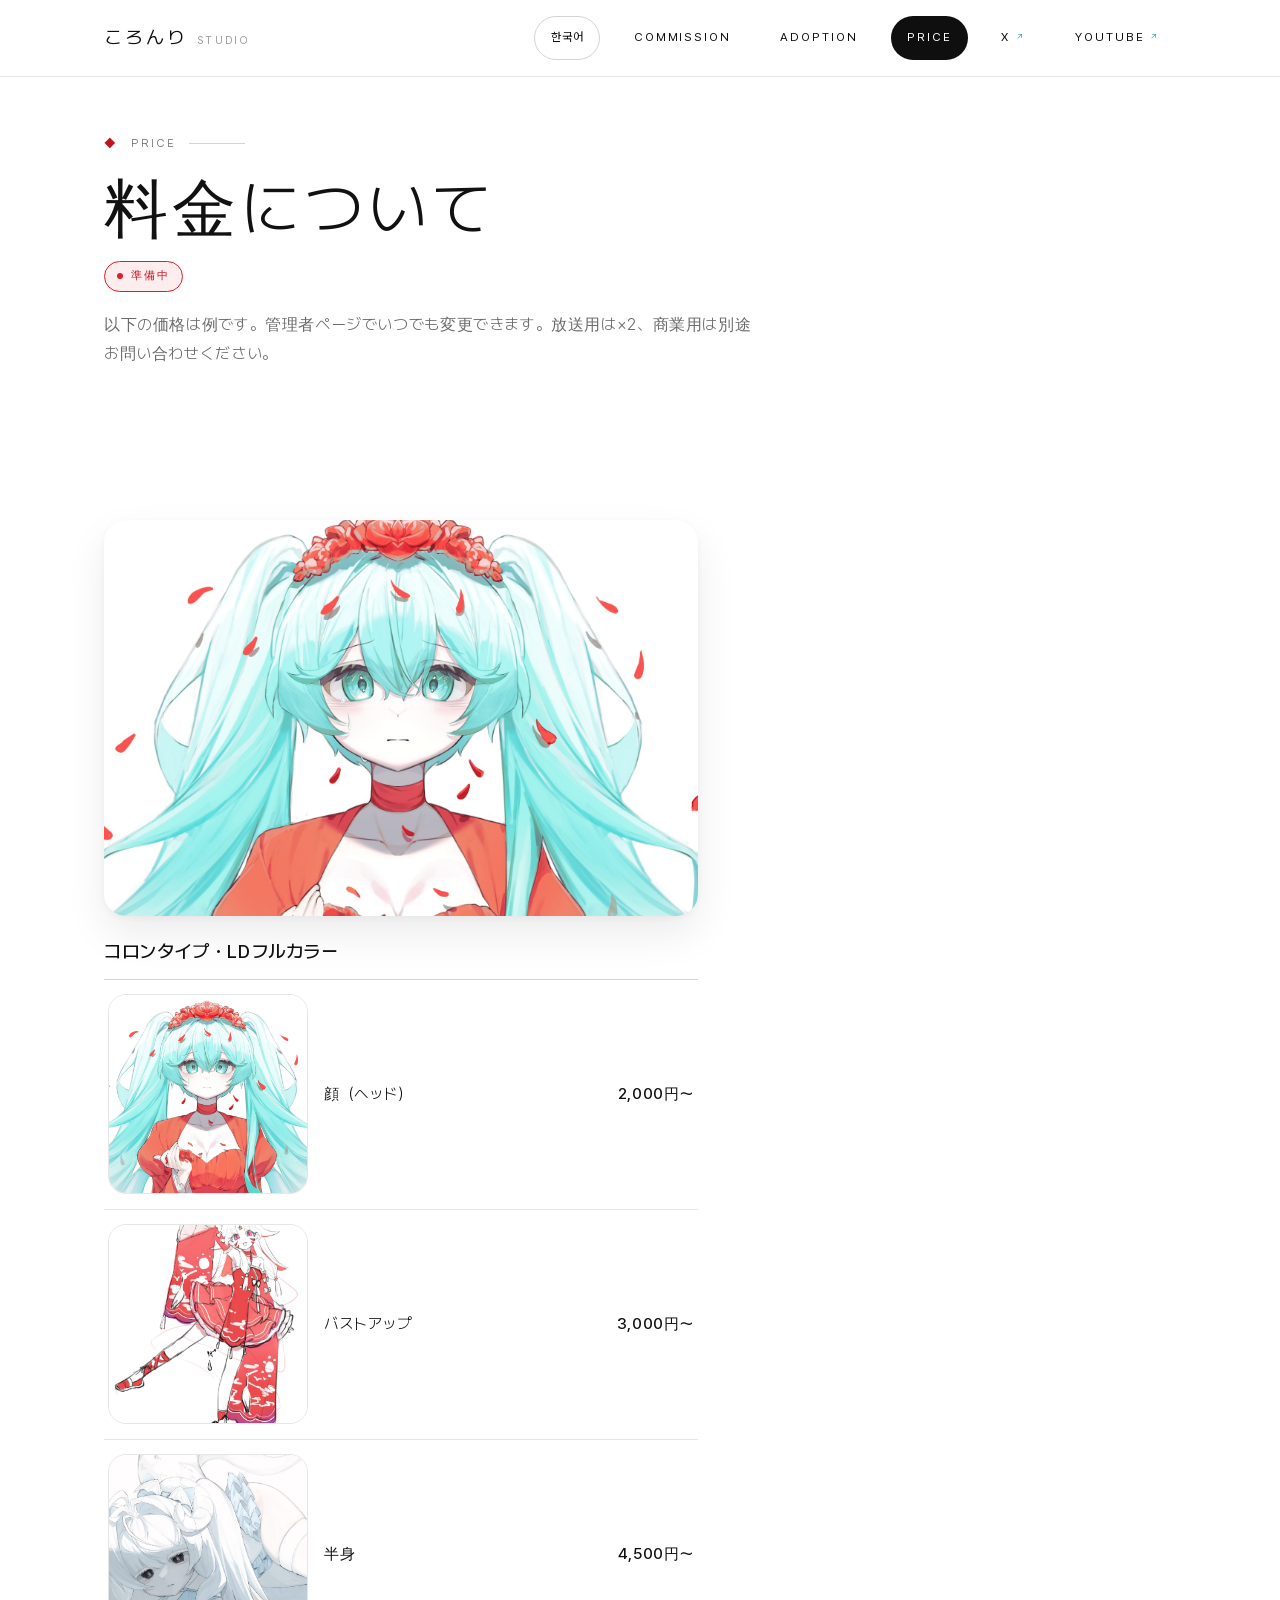
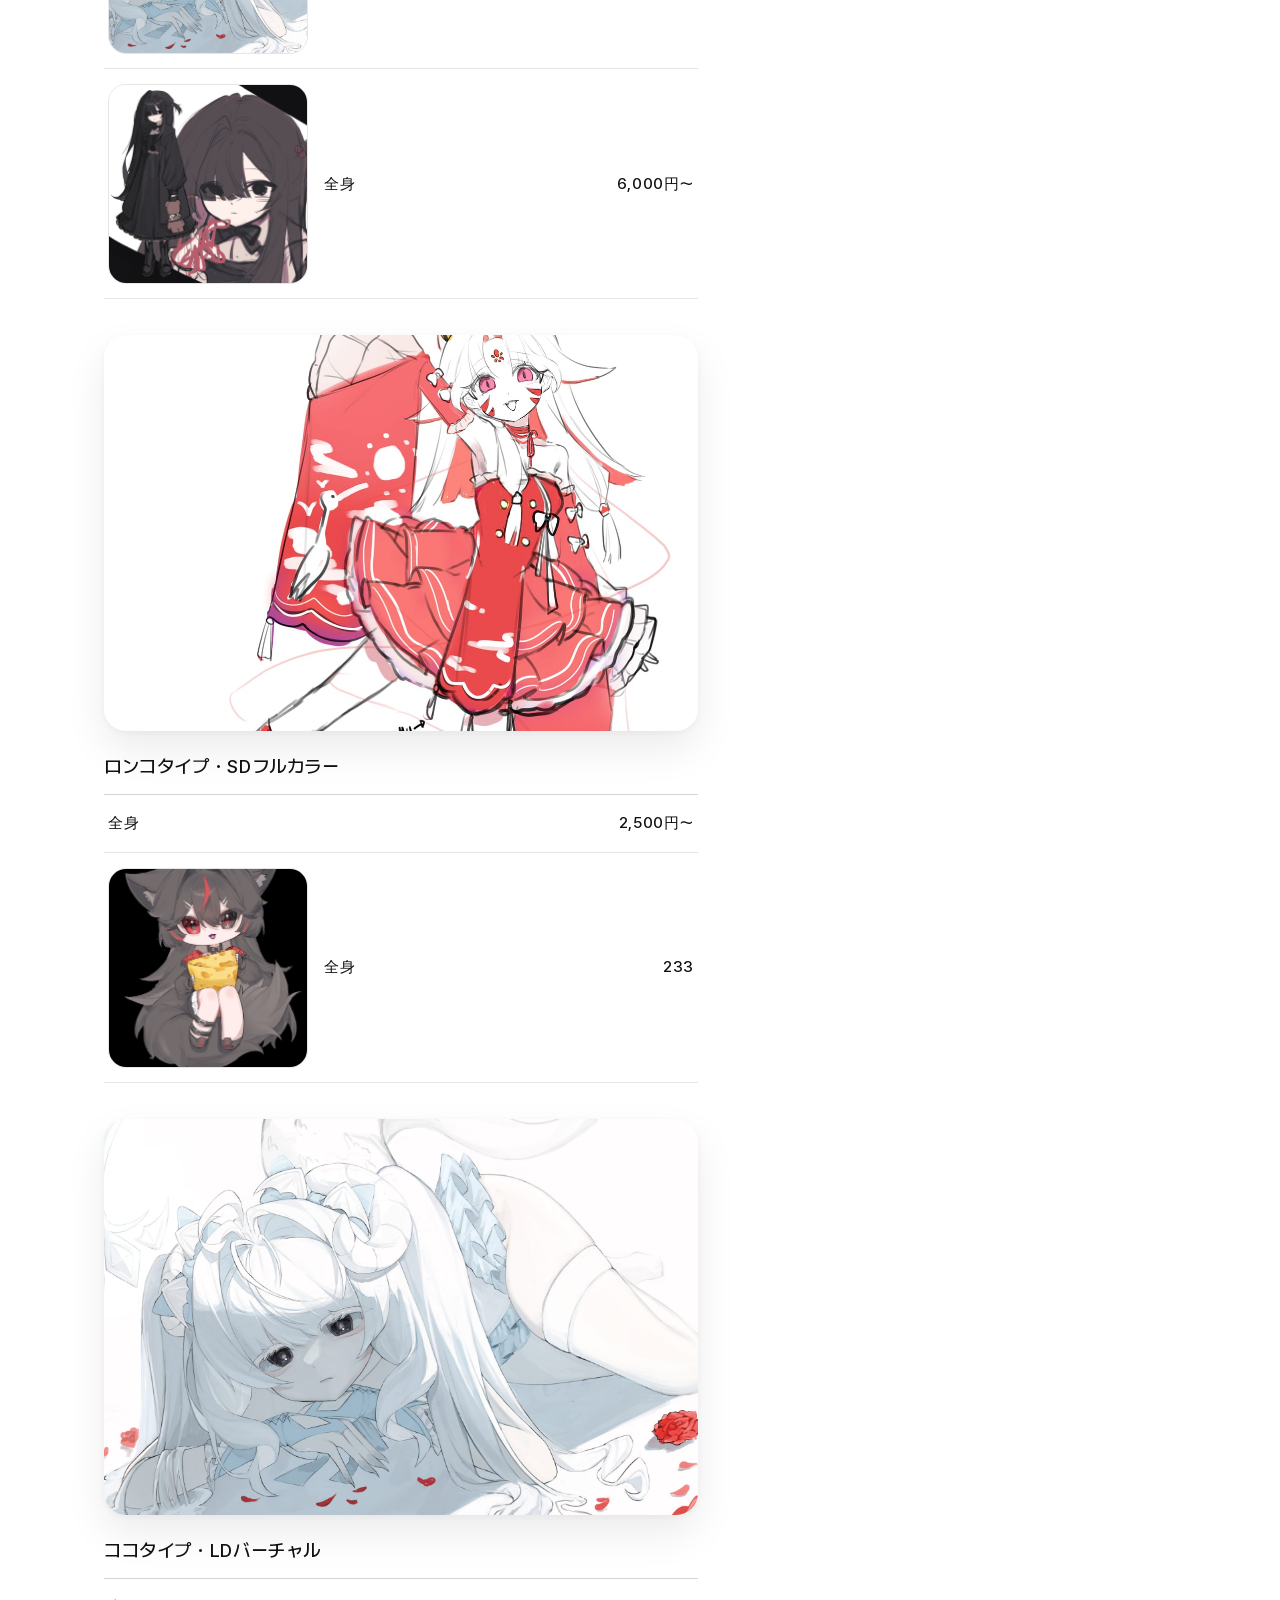
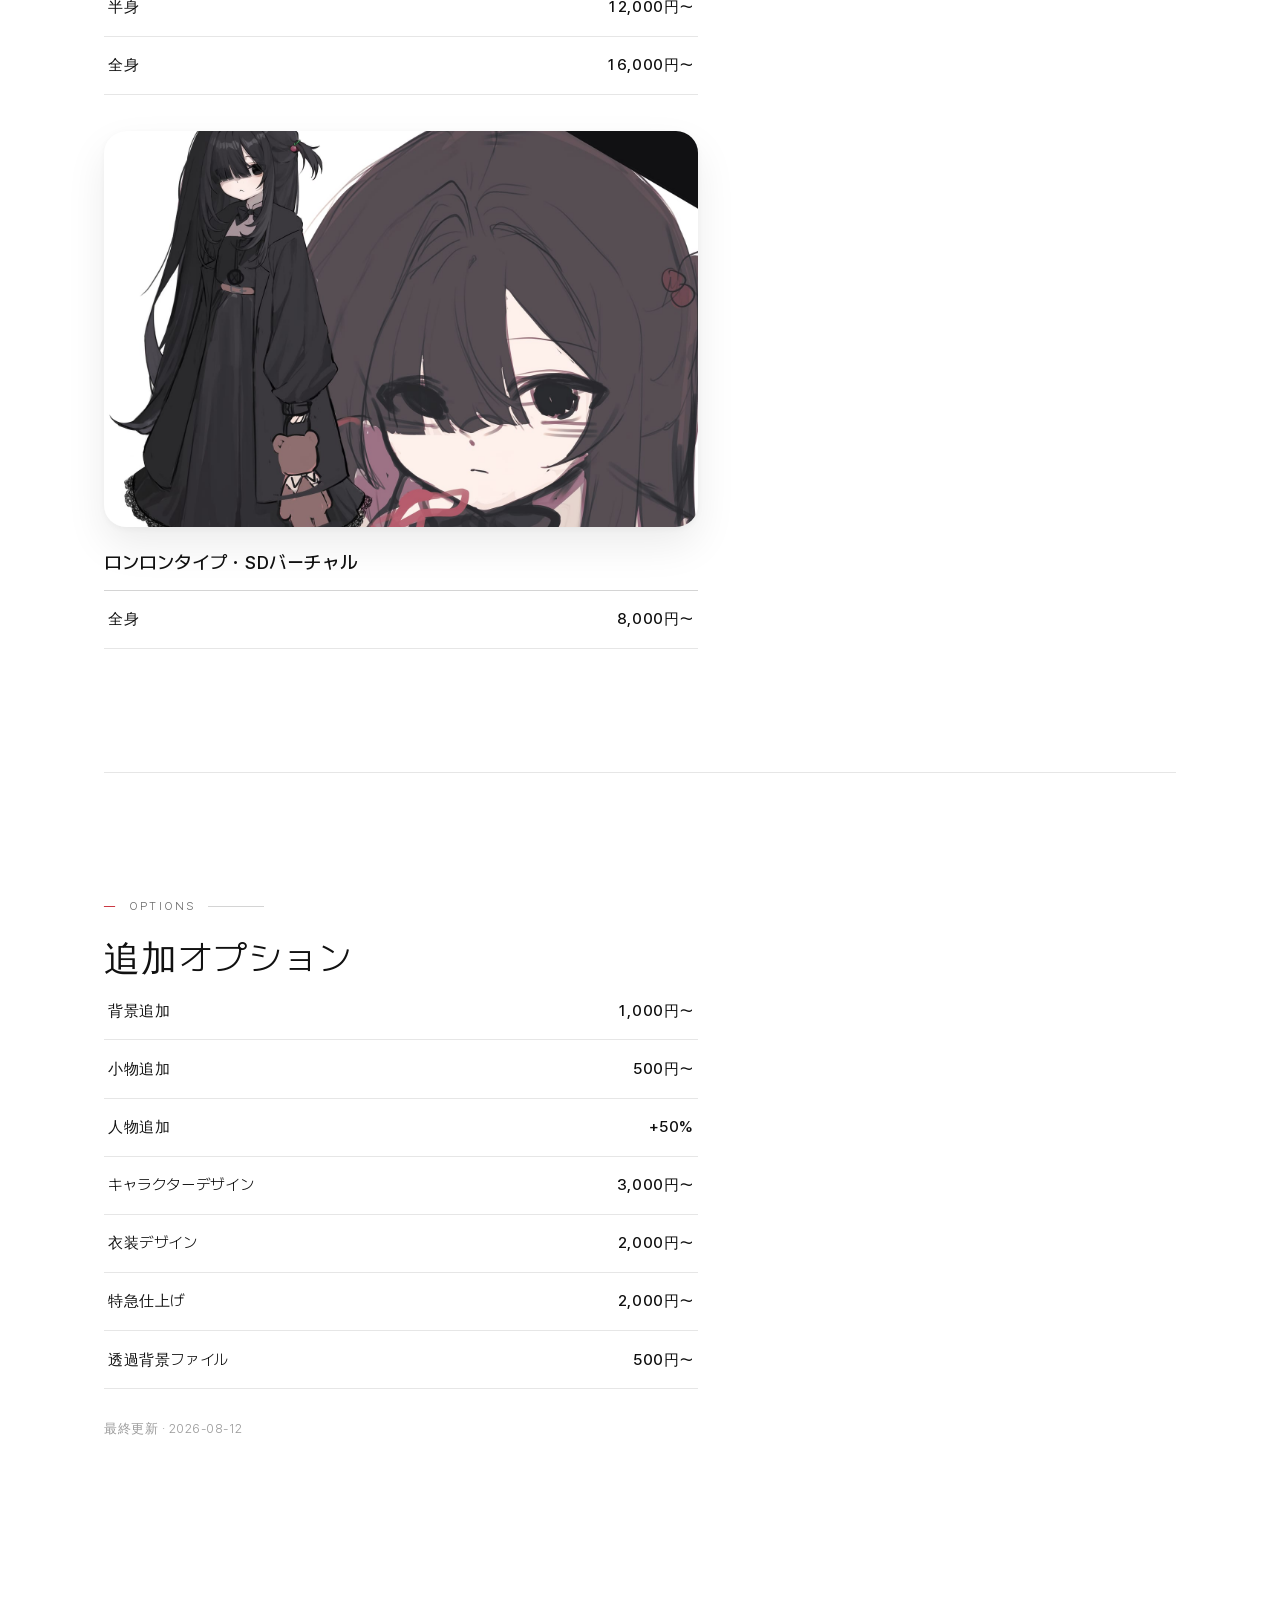
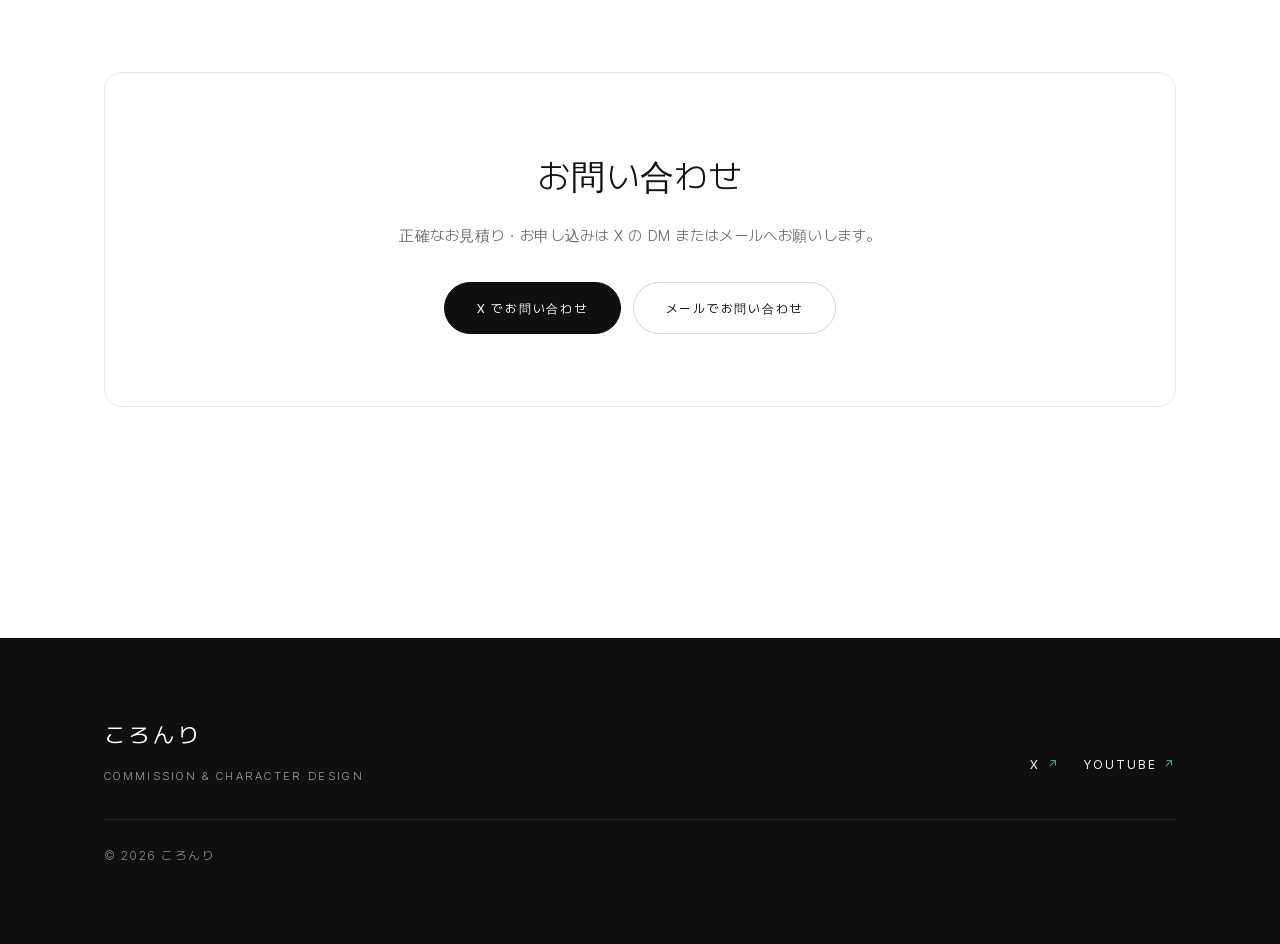
<file: pricing-ja.html>
<!doctype html>
<html lang="ja">
  <head>
    <meta charset="UTF-8" />
    <meta name="viewport" content="width=device-width, initial-scale=1" />
    <link rel="icon" type="image/svg+xml" href="data:image/svg+xml,%3Csvg xmlns='http://www.w3.org/2000/svg' viewBox='0 0 32 32'%3E%3Crect width='32' height='32' rx='7' fill='%2314110e'/%3E%3Ccircle cx='16' cy='16' r='6' fill='%23e11d29'/%3E%3C/svg%3E" />
    <title>ころんり — 料金について</title>
    <meta
      name="description"
      content="ころんりのご依頼タイプ別の料金・追加オプションのご案内です。"
    />

    <meta property="og:type" content="website" />
    <meta property="og:title" content="ころんり — 料金について" />
    <meta
      property="og:description"
      content="ころんりのご依頼タイプ別の料金・追加オプションのご案内です。"
    />
    <meta property="og:image" content="./images/illustration-13.jpg" />
    <meta name="twitter:card" content="summary_large_image" />

    <link rel="alternate" hreflang="ko" href="./pricing.html" />
    <link rel="alternate" hreflang="ja" href="./pricing-ja.html" />
    <link rel="alternate" hreflang="x-default" href="./pricing.html" />

    <script>
      document.documentElement.classList.add('nav-js');
    </script>
    <link rel="stylesheet" href="./src/styles.css" />
  </head>
  <body>
    <a class="skip-link" href="#main">本文へスキップ</a>

    <header class="site-header">
      <div class="container site-header__inner">
        <a class="brand" href="./index-ja.html"
          >ころんり<span class="brand__tag">Studio</span></a
        >
        <button
          class="nav-toggle"
          type="button"
          aria-expanded="false"
          aria-controls="site-nav"
          aria-label="メニューを開く"
        >
          <svg width="24" height="24" viewBox="0 0 24 24" fill="none" aria-hidden="true">
            <path d="M4 7h16M4 12h16M4 17h16" stroke="currentColor" stroke-width="1.6" stroke-linecap="round" />
          </svg>
        </button>
        <nav class="site-nav" id="site-nav" aria-label="メインメニュー">
          <button class="nav-close" type="button" aria-label="メニューを閉じる">
            <svg width="22" height="22" viewBox="0 0 24 24" fill="none" aria-hidden="true">
              <path d="M6 6l12 12M18 6L6 18" stroke="currentColor" stroke-width="1.6" stroke-linecap="round" />
            </svg>
          </button>
          <ul class="site-nav__list">
            <li>
              <a
                class="site-nav__link site-nav__link--lang"
                href="./pricing.html"
                hreflang="ko"
                lang="ko"
                >한국어</a
              >
            </li>
            <li><a class="site-nav__link" href="./index-ja.html">Commission</a></li>
            <li><a class="site-nav__link" href="./adoption-ja.html">Adoption</a></li>
            <li>
              <a class="site-nav__link" href="./pricing-ja.html" aria-current="page"
                >Price</a
              >
            </li>
            <li>
              <a
                class="site-nav__link"
                href="https://x.com/88xoxox88"
                target="_blank"
                rel="noopener noreferrer"
              >
                X<span class="ext" aria-hidden="true">↗</span>
                <span class="visually-hidden">（新しいタブで開きます）</span>
              </a>
            </li>
            <li>
              <a
                class="site-nav__link"
                href="https://www.youtube.com/@qXoX-999p"
                target="_blank"
                rel="noopener noreferrer"
              >
                YouTube<span class="ext" aria-hidden="true">↗</span>
                <span class="visually-hidden">（新しいタブで開きます）</span>
              </a>
            </li>
          </ul>
        </nav>
        <div class="nav-backdrop"></div>
      </div>
    </header>

    <main id="main">
      <section class="page-head container">
        <p class="eyebrow"><span class="num">◆</span> Price</p>
        <h1 class="page-head__title">料金について</h1>
        <p style="margin-top: 1rem">
          <span class="status" data-site-status>準備中</span>
        </p>
        <p class="lede measure" id="price-note">読み込み中…</p>
      </section>

      <section class="section container" aria-labelledby="price-types-title">
        <h2 class="visually-hidden" id="price-types-title">タイプ別料金</h2>
        <div id="price-categories" class="measure"></div>
      </section>

      <div class="container"><hr class="divider" /></div>

      <section class="section container" aria-labelledby="price-options-title">
        <p class="eyebrow"><span class="num">—</span> Options</p>
        <h2 class="section-title" id="price-options-title">追加オプション</h2>
        <div id="price-options" class="measure"></div>
        <p class="price-updated" id="price-updated"></p>
      </section>

      <section
        id="contact"
        class="section container"
        aria-labelledby="price-contact-title"
      >
        <div class="cta">
          <h2 id="price-contact-title">お問い合わせ</h2>
          <p>正確なお見積り・お申し込みは X の DM またはメールへお願いします。</p>
          <div class="btn-row">
            <a
              class="btn btn--primary"
              href="https://x.com/88xoxox88"
              target="_blank"
              rel="noopener noreferrer"
            >
              X でお問い合わせ
              <span class="visually-hidden">（新しいタブで開きます）</span>
            </a>
            <a class="btn btn--ghost" href="mailto:koronri091091@gmail.com">
              メールでお問い合わせ
            </a>
          </div>
        </div>
      </section>
    </main>

    <footer class="site-footer">
      <div class="container site-footer__grid">
        <div>
          <p class="site-footer__brand">ころんり</p>
          <p class="site-footer__tag">Commission &amp; Character Design</p>
        </div>
        <div class="site-footer__links">
          <a href="https://x.com/88xoxox88" target="_blank" rel="noopener noreferrer"
            >X<span aria-hidden="true">↗</span
            ><span class="visually-hidden">（新しいタブで開きます）</span></a
          >
          <a href="https://www.youtube.com/@qXoX-999p" target="_blank" rel="noopener noreferrer"
            >YouTube<span aria-hidden="true">↗</span
            ><span class="visually-hidden">（新しいタブで開きます）</span></a
          >
        </div>
      </div>
      <div class="container" style="margin-top: 1.5rem">
        <p class="site-footer__copy">© 2026 ころんり</p>
      </div>
    </footer>

    <button class="to-top" type="button" aria-label="先頭へ戻る">
      <svg width="20" height="20" viewBox="0 0 24 24" fill="none" aria-hidden="true">
        <path d="M12 19V5M6 11l6-6 6 6" stroke="currentColor" stroke-width="1.6" stroke-linecap="round" stroke-linejoin="round" />
      </svg>
    </button>

    <script type="module" src="./src/site-banner.js"></script>
    <script>
      // ---------- 料金データ描画（日本語優先・韓国語フォールバック） ----------
      (function renderPricing() {
        var esc = function (s) {
          return String(s == null ? '' : s).replace(/[&<>"]/g, function (c) {
            return { '&': '&amp;', '<': '&lt;', '>': '&gt;', '"': '&quot;' }[c];
          });
        };
        var jname = function (o) { return (o && (o.nameJa || o.name)) || ''; };
        var jprice = function (o) { return (o && (o.priceJa || o.price)) || ''; };
        function rows(items) {
          return (items || [])
            .map(function (it) {
              var thumb = it.image
                ? '<span class="price-row__thumb"><img src="' +
                  esc(it.image) +
                  '" alt="' +
                  esc(jname(it)) +
                  '" loading="lazy" decoding="async"></span>'
                : '';
              return (
                '<div class="price-row">' +
                thumb +
                '<span class="price-row__name">' +
                esc(jname(it)) +
                '</span><span class="price-row__price">' +
                esc(jprice(it)) +
                '</span></div>'
              );
            })
            .join('');
        }
        fetch('./data/pricing.json?t=' + Date.now())
          .then(function (r) {
            if (!r.ok) throw new Error('load failed');
            return r.json();
          })
          .then(function (data) {
            document.getElementById('price-note').textContent =
              data.noteJa || data.note || '';
            var cats = (data.categories || [])
              .map(function (c) {
                var img = c.image
                  ? '<span class="price-cat__frame"><img class="price-cat__img" src="' +
                    esc(c.image) +
                    '" alt="' +
                    esc(jname(c)) +
                    ' サンプル画像" loading="lazy" decoding="async"></span>'
                  : '';
                return (
                  '<div class="price-cat">' +
                  img +
                  '<h3 class="price-cat__title">' +
                  esc(jname(c)) +
                  '</h3>' +
                  rows(c.items) +
                  '</div>'
                );
              })
              .join('');
            document.getElementById('price-categories').innerHTML =
              cats || '<p class="lede">準備中です。</p>';
            document.getElementById('price-options').innerHTML =
              rows(data.options) || '<p class="lede">準備中です。</p>';
            // 画像URLが不正なときは壊れたアイコンを出さず静かに非表示
            Array.prototype.forEach.call(
              document.querySelectorAll('#price-categories img'),
              function (im) {
                im.addEventListener('error', function () {
                  var f = im.closest('.price-row__thumb, .price-cat__frame');
                  if (f) f.remove();
                });
              }
            );
            if (data.updatedAt) {
              document.getElementById('price-updated').textContent =
                '最終更新 · ' + data.updatedAt;
            }
          })
          .catch(function () {
            document.getElementById('price-note').textContent =
              '価格情報を読み込めませんでした。しばらくしてからもう一度お試しください。';
          });
      })();

      // ---------- 先頭へ戻るボタン ----------
      (function initToTop() {
        try {
          var btn = document.querySelector('.to-top');
          if (!btn) return;
          var reduce =
            window.matchMedia &&
            window.matchMedia('(prefers-reduced-motion: reduce)').matches;
          function onScroll() {
            if (window.scrollY > 600) btn.classList.add('is-visible');
            else btn.classList.remove('is-visible');
          }
          window.addEventListener('scroll', onScroll, { passive: true });
          onScroll();
          btn.addEventListener('click', function () {
            window.scrollTo({ top: 0, behavior: reduce ? 'auto' : 'smooth' });
          });
        } catch (e) {}
      })();

      // ---------- モバイルドロワーナビ ----------
      (function initNav() {
        try {
          var toggle = document.querySelector('.nav-toggle');
          var nav = document.getElementById('site-nav');
          var backdrop = document.querySelector('.nav-backdrop');
          var closeBtn = nav ? nav.querySelector('.nav-close') : null;
          if (!toggle || !nav) return;
          function isOpen() { return nav.classList.contains('is-open'); }
          function focusables() { return nav.querySelectorAll('a[href], button:not([disabled])'); }
          function open() {
            nav.classList.add('is-open');
            if (backdrop) backdrop.classList.add('is-open');
            toggle.setAttribute('aria-expanded', 'true');
            document.body.style.overflow = 'hidden';
            (closeBtn || nav.querySelector('a')).focus();
          }
          function close(returnFocus) {
            nav.classList.remove('is-open');
            if (backdrop) backdrop.classList.remove('is-open');
            toggle.setAttribute('aria-expanded', 'false');
            document.body.style.overflow = '';
            if (returnFocus !== false) toggle.focus();
          }
          toggle.addEventListener('click', function () { isOpen() ? close() : open(); });
          if (closeBtn) closeBtn.addEventListener('click', function () { close(); });
          if (backdrop) backdrop.addEventListener('click', function () { close(); });
          nav.querySelectorAll('.site-nav__link').forEach(function (a) {
            a.addEventListener('click', function () { close(false); });
          });
          document.addEventListener('keydown', function (e) {
            if (!isOpen()) return;
            if (e.key === 'Escape') { close(); return; }
            if (e.key === 'Tab') {
              var f = focusables();
              if (!f.length) return;
              var first = f[0], last = f[f.length - 1];
              if (e.shiftKey && document.activeElement === first) { e.preventDefault(); last.focus(); }
              else if (!e.shiftKey && document.activeElement === last) { e.preventDefault(); first.focus(); }
            }
          });
          window.addEventListener('resize', function () {
            if (window.innerWidth >= 896 && isOpen()) close(false);
          });
        } catch (err) {}
      })();
    </script>
  </body>
</html>
</file>
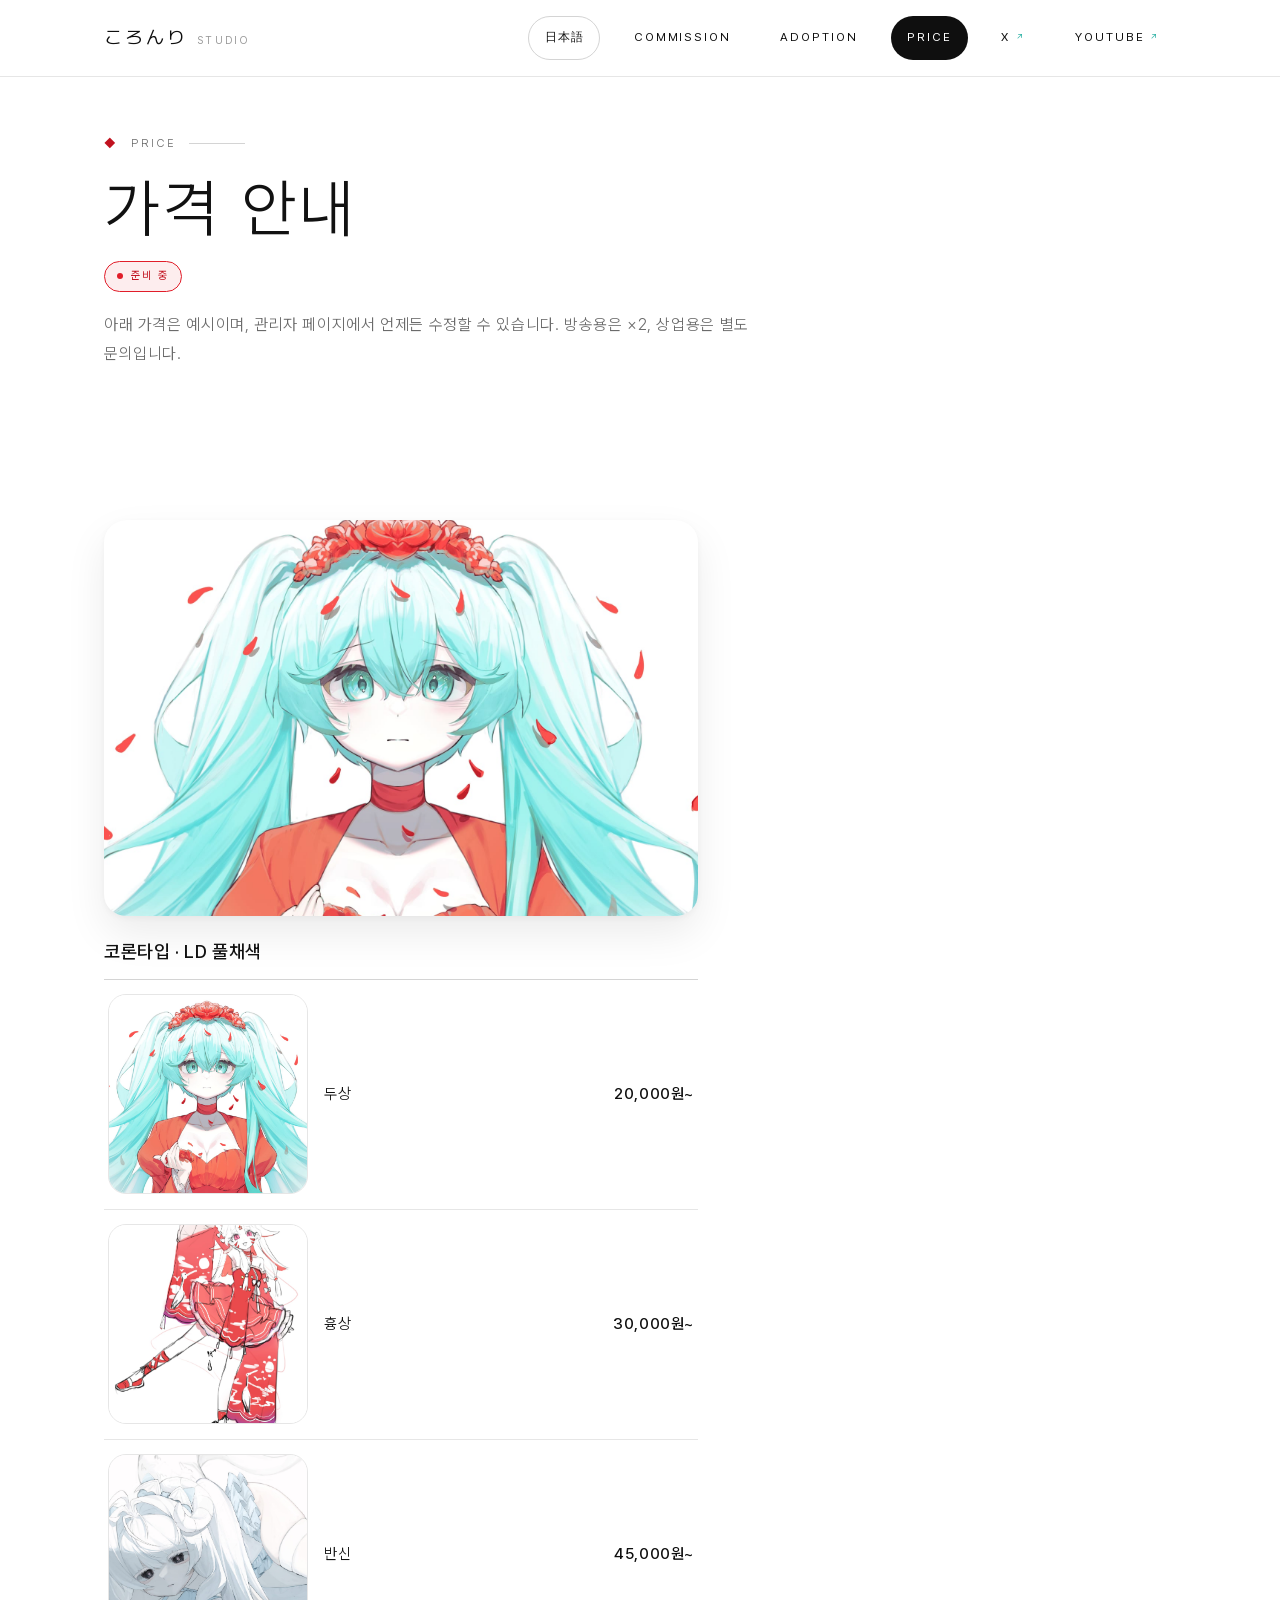
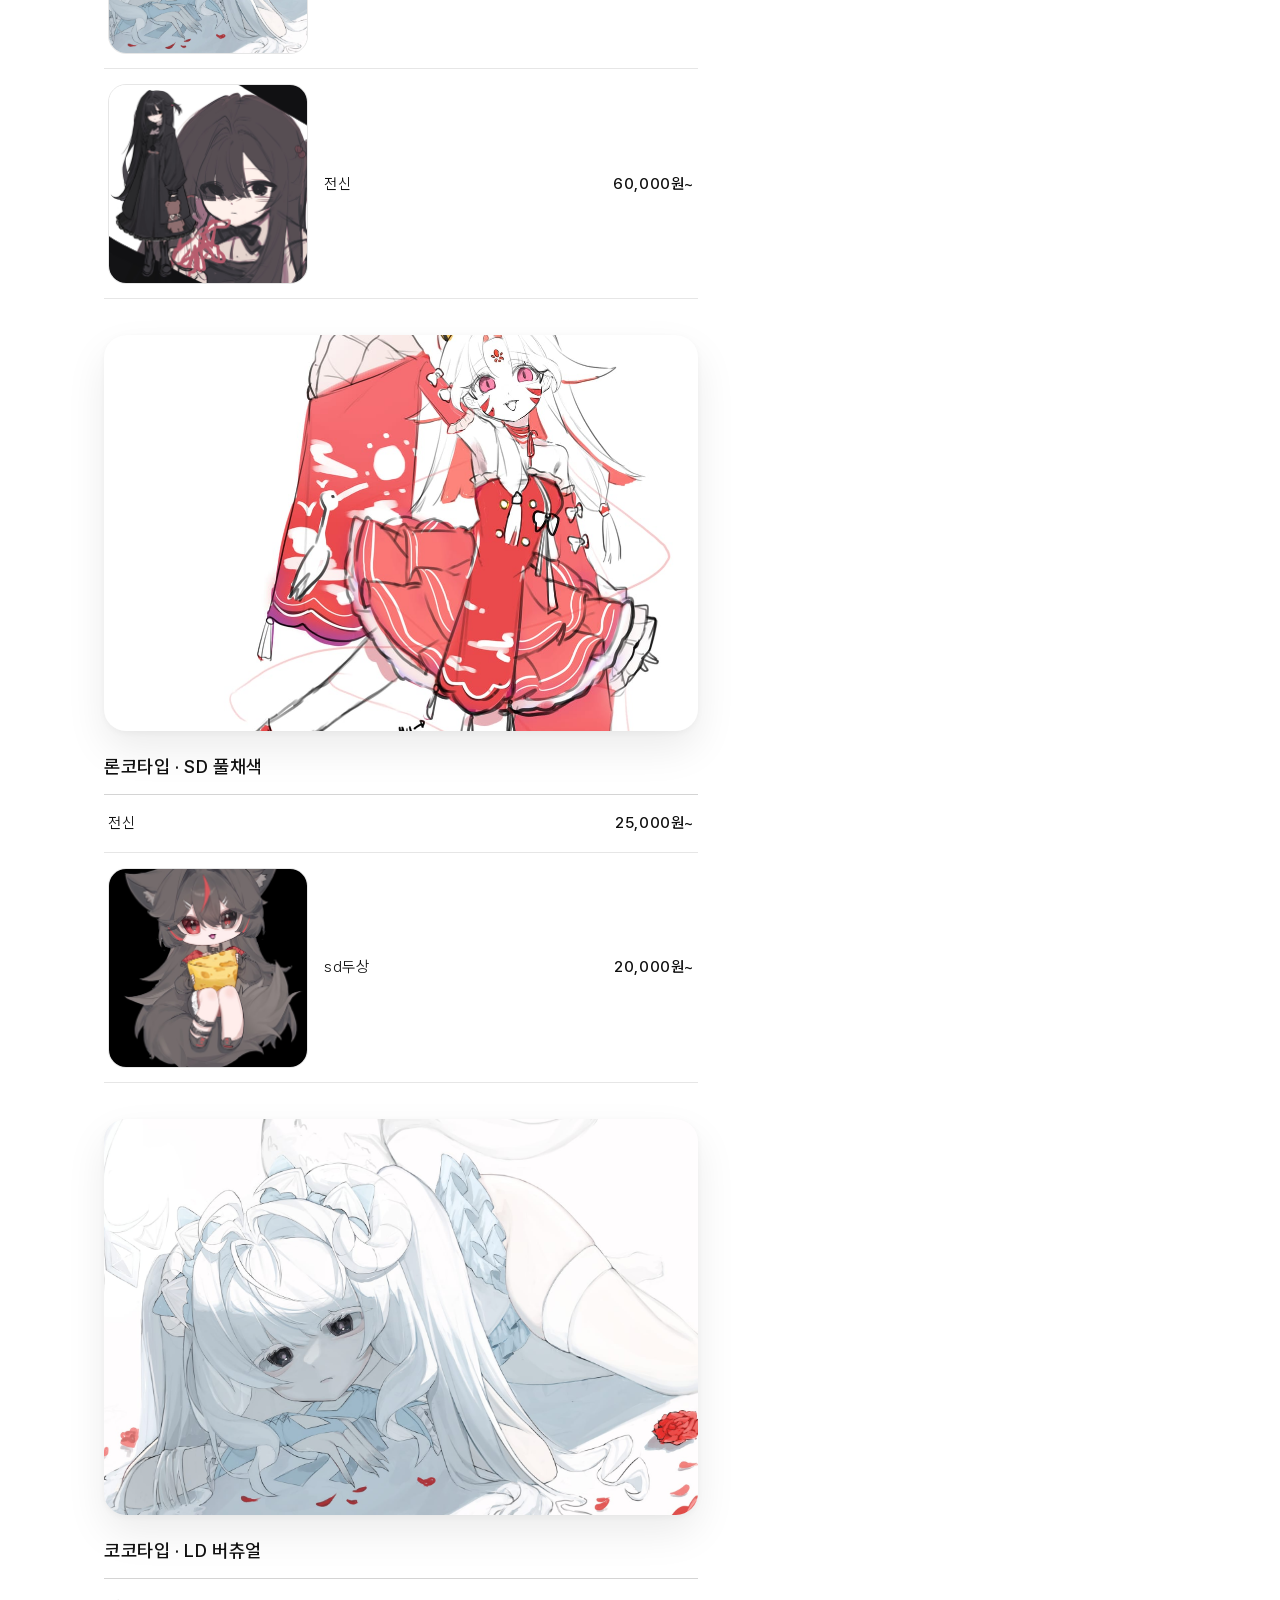
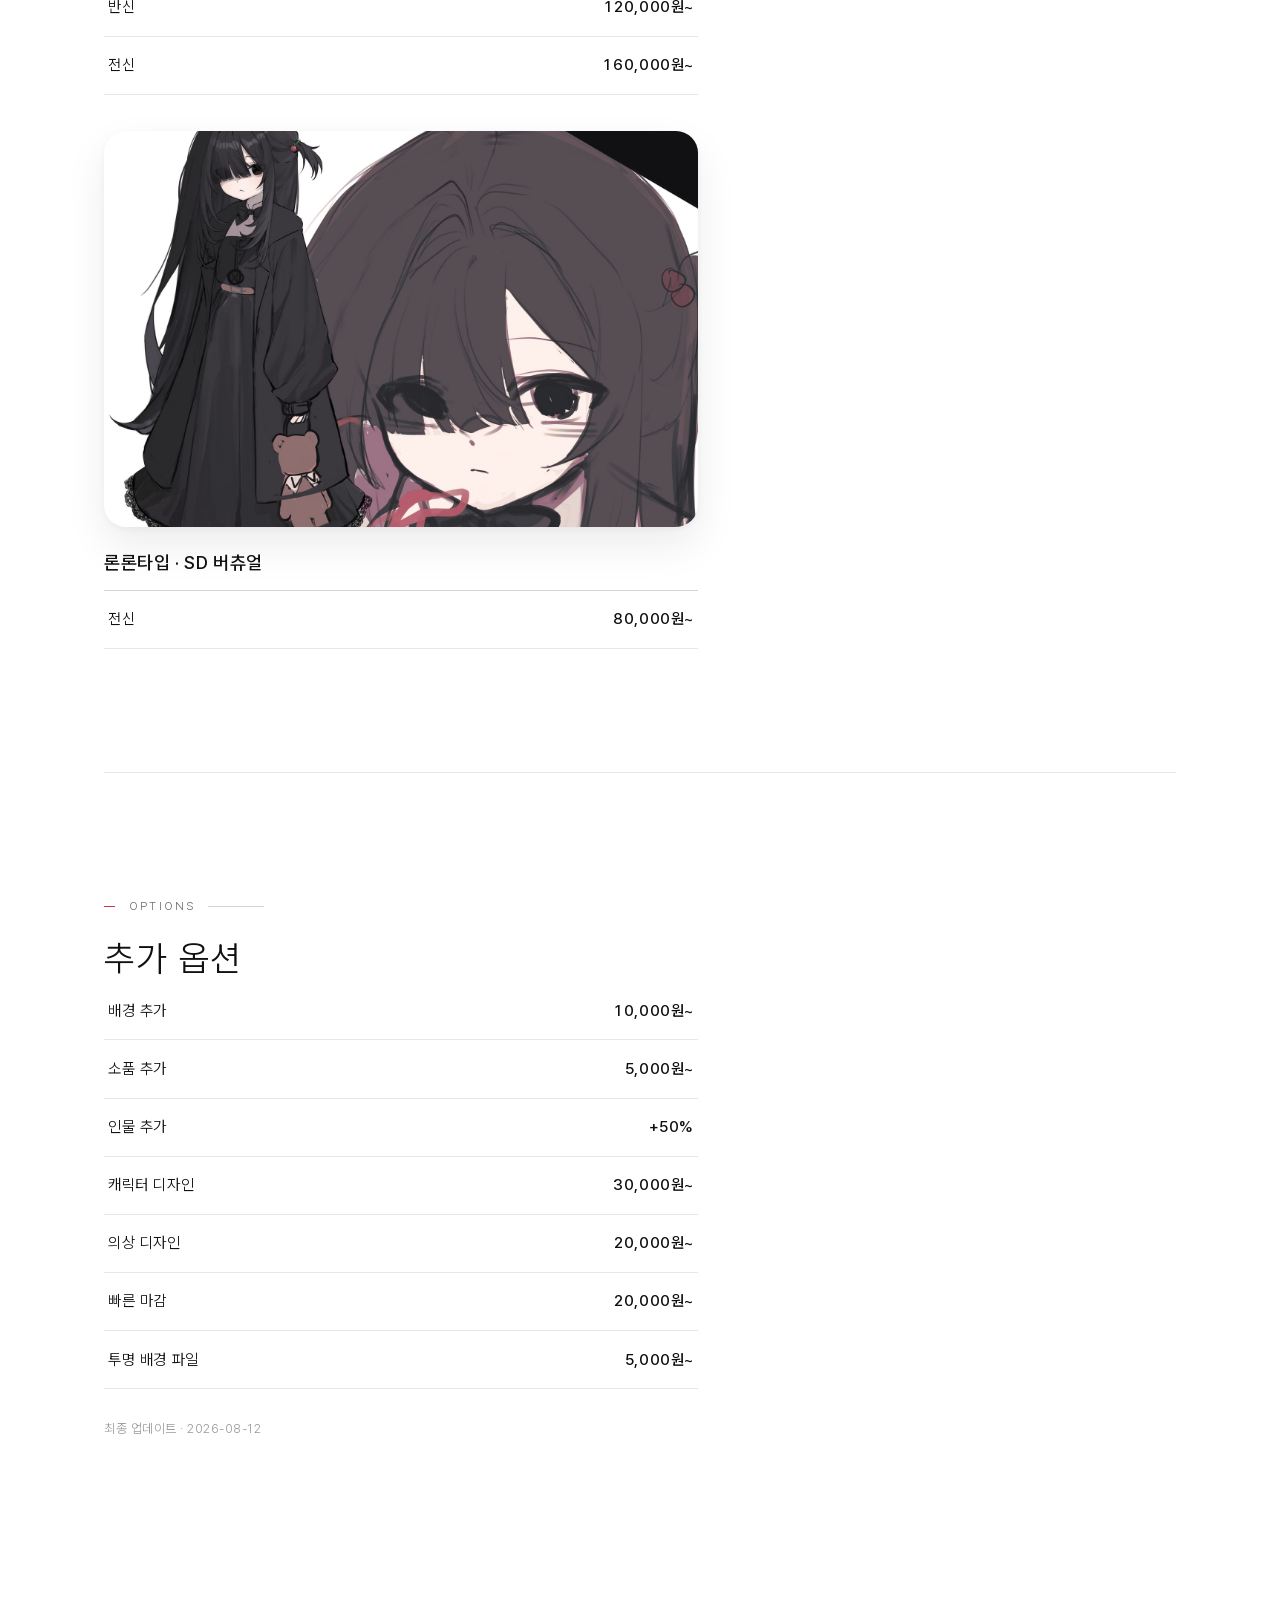
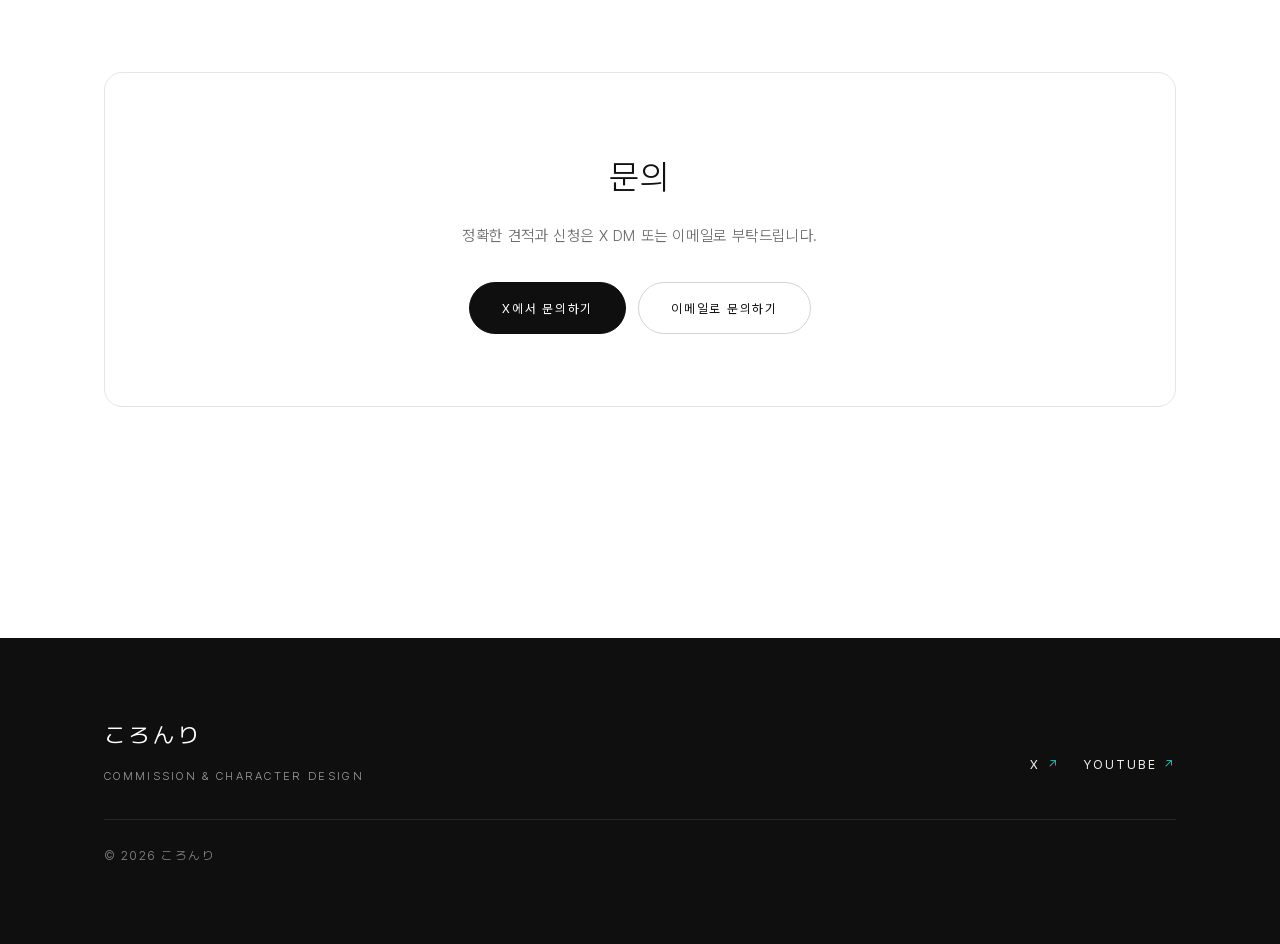
<file: pricing.html>
<!doctype html>
<html lang="ko">
  <head>
    <meta charset="UTF-8" />
    <meta name="viewport" content="width=device-width, initial-scale=1" />
    <link rel="icon" type="image/svg+xml" href="data:image/svg+xml,%3Csvg xmlns='http://www.w3.org/2000/svg' viewBox='0 0 32 32'%3E%3Crect width='32' height='32' rx='7' fill='%2314110e'/%3E%3Ccircle cx='16' cy='16' r='6' fill='%23e11d29'/%3E%3C/svg%3E" />
    <title>ころんり — 가격 안내</title>
    <meta
      name="description"
      content="ころんり의 커미션 타입별 가격 및 추가 옵션 안내입니다."
    />

    <meta property="og:type" content="website" />
    <meta property="og:title" content="ころんり — 가격 안내" />
    <meta
      property="og:description"
      content="ころんり의 커미션 타입별 가격 및 추가 옵션 안내입니다."
    />
    <meta property="og:image" content="./images/illustration-13.jpg" />
    <meta name="twitter:card" content="summary_large_image" />

    <link rel="alternate" hreflang="ko" href="./pricing.html" />
    <link rel="alternate" hreflang="ja" href="./pricing-ja.html" />
    <link rel="alternate" hreflang="x-default" href="./pricing.html" />

    <script>
      document.documentElement.classList.add('nav-js');
    </script>
    <link rel="stylesheet" href="./src/styles.css" />
  </head>
  <body>
    <a class="skip-link" href="#main">본문으로 건너뛰기</a>

    <header class="site-header">
      <div class="container site-header__inner">
        <a class="brand" href="./index.html"
          >ころんり<span class="brand__tag">Studio</span></a
        >
        <button
          class="nav-toggle"
          type="button"
          aria-expanded="false"
          aria-controls="site-nav"
          aria-label="메뉴 열기"
        >
          <svg width="24" height="24" viewBox="0 0 24 24" fill="none" aria-hidden="true">
            <path d="M4 7h16M4 12h16M4 17h16" stroke="currentColor" stroke-width="1.6" stroke-linecap="round" />
          </svg>
        </button>
        <nav class="site-nav" id="site-nav" aria-label="주요 메뉴">
          <button class="nav-close" type="button" aria-label="메뉴 닫기">
            <svg width="22" height="22" viewBox="0 0 24 24" fill="none" aria-hidden="true">
              <path d="M6 6l12 12M18 6L6 18" stroke="currentColor" stroke-width="1.6" stroke-linecap="round" />
            </svg>
          </button>
          <ul class="site-nav__list">
            <li>
              <a
                class="site-nav__link site-nav__link--lang"
                href="./pricing-ja.html"
                hreflang="ja"
                lang="ja"
                >日本語</a
              >
            </li>
            <li><a class="site-nav__link" href="./index.html">Commission</a></li>
            <li><a class="site-nav__link" href="./adoption.html">Adoption</a></li>
            <li>
              <a class="site-nav__link" href="./pricing.html" aria-current="page"
                >Price</a
              >
            </li>
            <li>
              <a
                class="site-nav__link"
                href="https://x.com/88xoxox88"
                target="_blank"
                rel="noopener noreferrer"
              >
                X<span class="ext" aria-hidden="true">↗</span>
                <span class="visually-hidden">(새 탭으로 열림)</span>
              </a>
            </li>
            <li>
              <a
                class="site-nav__link"
                href="https://www.youtube.com/@qXoX-999p"
                target="_blank"
                rel="noopener noreferrer"
              >
                YouTube<span class="ext" aria-hidden="true">↗</span>
                <span class="visually-hidden">(새 탭으로 열림)</span>
              </a>
            </li>
          </ul>
        </nav>
        <div class="nav-backdrop"></div>
      </div>
    </header>

    <main id="main">
      <section class="page-head container">
        <p class="eyebrow"><span class="num">◆</span> Price</p>
        <h1 class="page-head__title">가격 안내</h1>
        <p style="margin-top: 1rem">
          <span class="status" data-site-status>준비 중</span>
        </p>
        <p class="lede measure" id="price-note">불러오는 중…</p>
      </section>

      <section class="section container" aria-labelledby="price-types-title">
        <h2 class="visually-hidden" id="price-types-title">타입별 가격</h2>
        <div id="price-categories" class="measure"></div>
      </section>

      <div class="container"><hr class="divider" /></div>

      <section class="section container" aria-labelledby="price-options-title">
        <p class="eyebrow"><span class="num">—</span> Options</p>
        <h2 class="section-title" id="price-options-title">추가 옵션</h2>
        <div id="price-options" class="measure"></div>
        <p class="price-updated" id="price-updated"></p>
      </section>

      <section
        id="contact"
        class="section container"
        aria-labelledby="price-contact-title"
      >
        <div class="cta">
          <h2 id="price-contact-title">문의</h2>
          <p>정확한 견적과 신청은 X DM 또는 이메일로 부탁드립니다.</p>
          <div class="btn-row">
            <a
              class="btn btn--primary"
              href="https://x.com/88xoxox88"
              target="_blank"
              rel="noopener noreferrer"
            >
              X에서 문의하기
              <span class="visually-hidden">(새 탭으로 열림)</span>
            </a>
            <a class="btn btn--ghost" href="mailto:koronri091091@gmail.com">
              이메일로 문의하기
            </a>
          </div>
        </div>
      </section>
    </main>

    <footer class="site-footer">
      <div class="container site-footer__grid">
        <div>
          <p class="site-footer__brand">ころんり</p>
          <p class="site-footer__tag">Commission &amp; Character Design</p>
        </div>
        <div class="site-footer__links">
          <a href="https://x.com/88xoxox88" target="_blank" rel="noopener noreferrer"
            >X<span aria-hidden="true">↗</span
            ><span class="visually-hidden">(새 탭으로 열림)</span></a
          >
          <a href="https://www.youtube.com/@qXoX-999p" target="_blank" rel="noopener noreferrer"
            >YouTube<span aria-hidden="true">↗</span
            ><span class="visually-hidden">(새 탭으로 열림)</span></a
          >
        </div>
      </div>
      <div class="container" style="margin-top: 1.5rem">
        <p class="site-footer__copy">© 2026 ころんり</p>
      </div>
    </footer>

    <button class="to-top" type="button" aria-label="맨 위로 이동">
      <svg width="20" height="20" viewBox="0 0 24 24" fill="none" aria-hidden="true">
        <path d="M12 19V5M6 11l6-6 6 6" stroke="currentColor" stroke-width="1.6" stroke-linecap="round" stroke-linejoin="round" />
      </svg>
    </button>

    <script type="module" src="./src/site-banner.js"></script>
    <script>
      // ---------- 가격 데이터 렌더 ----------
      (function renderPricing() {
        var esc = function (s) {
          return String(s == null ? '' : s).replace(/[&<>"]/g, function (c) {
            return { '&': '&amp;', '<': '&lt;', '>': '&gt;', '"': '&quot;' }[c];
          });
        };
        function rows(items) {
          return (items || [])
            .map(function (it) {
              var thumb = it.image
                ? '<span class="price-row__thumb"><img src="' +
                  esc(it.image) +
                  '" alt="' +
                  esc(it.name) +
                  '" loading="lazy" decoding="async"></span>'
                : '';
              return (
                '<div class="price-row">' +
                thumb +
                '<span class="price-row__name">' +
                esc(it.name) +
                '</span><span class="price-row__price">' +
                esc(it.price) +
                '</span></div>'
              );
            })
            .join('');
        }
        fetch('./data/pricing.json?t=' + Date.now())
          .then(function (r) {
            if (!r.ok) throw new Error('load failed');
            return r.json();
          })
          .then(function (data) {
            document.getElementById('price-note').textContent = data.note || '';
            var cats = (data.categories || [])
              .map(function (c) {
                var img = c.image
                  ? '<span class="price-cat__frame"><img class="price-cat__img" src="' +
                    esc(c.image) +
                    '" alt="' +
                    esc(c.name) +
                    ' 샘플 이미지" loading="lazy" decoding="async"></span>'
                  : '';
                return (
                  '<div class="price-cat">' +
                  img +
                  '<h3 class="price-cat__title">' +
                  esc(c.name) +
                  '</h3>' +
                  rows(c.items) +
                  '</div>'
                );
              })
              .join('');
            document.getElementById('price-categories').innerHTML =
              cats || '<p class="lede">준비 중입니다.</p>';
            document.getElementById('price-options').innerHTML =
              rows(data.options) || '<p class="lede">준비 중입니다.</p>';
            // 이미지 URL이 잘못됐을 때 깨진 아이콘 대신 조용히 숨김
            Array.prototype.forEach.call(
              document.querySelectorAll('#price-categories img'),
              function (im) {
                im.addEventListener('error', function () {
                  var f = im.closest('.price-row__thumb, .price-cat__frame');
                  if (f) f.remove();
                });
              }
            );
            if (data.updatedAt) {
              document.getElementById('price-updated').textContent =
                '최종 업데이트 · ' + data.updatedAt;
            }
          })
          .catch(function () {
            document.getElementById('price-note').textContent =
              '가격 정보를 불러오지 못했습니다. 잠시 후 다시 시도해 주세요.';
          });
      })();

      // ---------- 맨 위로 버튼 ----------
      (function initToTop() {
        try {
          var btn = document.querySelector('.to-top');
          if (!btn) return;
          var reduce =
            window.matchMedia &&
            window.matchMedia('(prefers-reduced-motion: reduce)').matches;
          function onScroll() {
            if (window.scrollY > 600) btn.classList.add('is-visible');
            else btn.classList.remove('is-visible');
          }
          window.addEventListener('scroll', onScroll, { passive: true });
          onScroll();
          btn.addEventListener('click', function () {
            window.scrollTo({ top: 0, behavior: reduce ? 'auto' : 'smooth' });
          });
        } catch (e) {}
      })();

      // ---------- 모바일 드로어 내비 ----------
      (function initNav() {
        try {
          var toggle = document.querySelector('.nav-toggle');
          var nav = document.getElementById('site-nav');
          var backdrop = document.querySelector('.nav-backdrop');
          var closeBtn = nav ? nav.querySelector('.nav-close') : null;
          if (!toggle || !nav) return;
          function isOpen() { return nav.classList.contains('is-open'); }
          function focusables() { return nav.querySelectorAll('a[href], button:not([disabled])'); }
          function open() {
            nav.classList.add('is-open');
            if (backdrop) backdrop.classList.add('is-open');
            toggle.setAttribute('aria-expanded', 'true');
            document.body.style.overflow = 'hidden';
            (closeBtn || nav.querySelector('a')).focus();
          }
          function close(returnFocus) {
            nav.classList.remove('is-open');
            if (backdrop) backdrop.classList.remove('is-open');
            toggle.setAttribute('aria-expanded', 'false');
            document.body.style.overflow = '';
            if (returnFocus !== false) toggle.focus();
          }
          toggle.addEventListener('click', function () { isOpen() ? close() : open(); });
          if (closeBtn) closeBtn.addEventListener('click', function () { close(); });
          if (backdrop) backdrop.addEventListener('click', function () { close(); });
          nav.querySelectorAll('.site-nav__link').forEach(function (a) {
            a.addEventListener('click', function () { close(false); });
          });
          document.addEventListener('keydown', function (e) {
            if (!isOpen()) return;
            if (e.key === 'Escape') { close(); return; }
            if (e.key === 'Tab') {
              var f = focusables();
              if (!f.length) return;
              var first = f[0], last = f[f.length - 1];
              if (e.shiftKey && document.activeElement === first) { e.preventDefault(); last.focus(); }
              else if (!e.shiftKey && document.activeElement === last) { e.preventDefault(); first.focus(); }
            }
          });
          window.addEventListener('resize', function () {
            if (window.innerWidth >= 896 && isOpen()) close(false);
          });
        } catch (err) {}
      })();
    </script>
  </body>
</html>
</file>
<file: src/styles.css>
/* =========================================================================
   ころんり STUDIO — 공통 스타일 (업그레이드: 클린 에디토리얼)
   방향: 화이트 기반 스튜디오 룩북 · 넓은 여백 · 얇은 헤어라인 · 근검정/로즈 절제 포인트
   구조: 토큰 → reset → 유틸 → 헤더/푸터 → 컴포넌트 → 페이지별 → 반응형 → 모션
   ========================================================================= */

/* ---------- 0. 웹폰트 (자체 호스팅 · 교차 출처/CORB 이슈 없음) ---------- */
@font-face {
  font-family: "Pretendard Variable";
  font-weight: 45 920;
  font-style: normal;
  font-display: swap;
  src: url("../fonts/PretendardVariable.woff2") format("woff2-variations");
}

/* ---------- 1. 디자인 토큰 ---------- */
:root {
  /* 팔레트: 흰색 · 검정 · 빨강 · 민트 (그 외 색상은 사용하지 않음).
     중간 톤은 검정/흰색을 섞은 무채색 회색으로만 처리한다. */
  --color-bg: #ffffff; /* 흰색 배경 */
  --color-surface: #ffffff;
  --color-ink: #0f0f0f; /* 검정 (다크 밴드·주버튼) */
  --color-text: #111111;
  --color-muted: #6b6b6b; /* 무채색 회색 */
  --color-faint: #9b9b9b; /* 더 옅은 무채색 */
  --color-line: #e6e6e6; /* 헤어라인 */
  --color-line-strong: #d4d4d4;
  --color-accent: #e11d29; /* 빨강 */
  --color-accent-dark: #c1121f; /* 진한 빨강 (텍스트/링크, 명도 대비 확보) */
  --color-mint: #2fb3a6; /* 민트 (아주 작은 보조 강조 전용) */

  --color-accent-soft: rgba(225, 29, 41, 0.08);
  --color-surface-2: #f7f7f7; /* 이미지 배경용 옅은 무채색 */
  --focus-ring: 2px solid var(--color-accent-dark);

  --font-sans:
    "Pretendard Variable", "Pretendard", "Noto Sans KR", "Noto Sans JP",
    "Apple SD Gothic Neo", "Malgun Gothic", system-ui, sans-serif;

  --maxw: 1200px;
  --measure: 66ch;

  --pad-x: clamp(1.25rem, 5vw, 4.5rem);
  --section-y: clamp(4rem, 9vw, 7.5rem);

  --radius-btn: 999px; /* 알약형 버튼 */
  --radius-card: 18px; /* 부드럽게 둥근 카드 */
  --radius-media: 22px; /* 이미지용 큰 라운드 */
  --border: 1px solid var(--color-line);

  /* 은은한 그림자 (강한 drop shadow 금지 · 이미지 카드 부양감용) */
  --shadow-media:
    0 2px 6px rgba(17, 17, 17, 0.04), 0 18px 40px rgba(17, 17, 17, 0.08);

  --dur: 240ms;
  --ease: cubic-bezier(0.16, 1, 0.3, 1);
}

/* ---------- 2. reset ---------- */
*,
*::before,
*::after {
  box-sizing: border-box;
}

html {
  -webkit-text-size-adjust: 100%;
  scroll-behavior: smooth;
  scroll-padding-top: 6rem;
}

body {
  margin: 0;
  background: var(--color-bg);
  color: var(--color-text);
  font-family: var(--font-sans);
  font-size: clamp(0.96rem, 1.15vw, 1.05rem);
  font-weight: 300;
  line-height: 1.85;
  letter-spacing: 0.04em;
  -webkit-font-smoothing: antialiased;
  text-rendering: optimizeLegibility;
  overflow-x: hidden;
}

h1,
h2,
h3,
h4,
p,
figure,
ul,
ol,
dl,
dd {
  margin: 0;
}

img {
  max-width: 100%;
  height: auto;
  display: block;
}

a {
  color: var(--color-accent-dark);
  text-underline-offset: 0.22em;
  text-decoration-thickness: 1px;
  transition: color var(--dur) var(--ease);
}

a:hover {
  color: var(--color-accent);
}

ul,
ol {
  padding: 0;
  list-style: none;
}

button {
  font: inherit;
  color: inherit;
}

p,
li,
dd,
dt,
h1,
h2,
h3 {
  overflow-wrap: break-word;
  word-break: keep-all;
}

/* 일본어는 공백이 적어 keep-all이면 줄바꿈이 되지 않으므로 문자 단위로 자연 분절 */
html[lang="ja"] :is(p, li, dd, dt, h1, h2, h3) {
  word-break: normal;
}

/* ---------- 3. 접근성 ---------- */
.skip-link {
  position: absolute;
  left: 1rem;
  top: -4rem;
  z-index: 100;
  background: var(--color-ink);
  color: #fff;
  padding: 0.7rem 1.1rem;
  border-radius: var(--radius-btn);
  transition: top var(--dur) var(--ease);
}

.skip-link:focus {
  top: 1rem;
  color: #fff;
}

:focus-visible {
  outline: var(--focus-ring);
  outline-offset: 3px;
  border-radius: 2px;
}

:focus:not(:focus-visible) {
  outline: none;
}

.visually-hidden {
  position: absolute !important;
  width: 1px;
  height: 1px;
  padding: 0;
  margin: -1px;
  overflow: hidden;
  clip: rect(0, 0, 0, 0);
  white-space: nowrap;
  border: 0;
}

/* ---------- 4. 레이아웃 유틸 ---------- */
.container {
  width: 100%;
  max-width: var(--maxw);
  margin-inline: auto;
  padding-inline: var(--pad-x);
}

.section {
  padding-block: var(--section-y);
}

.section--tight {
  padding-block: clamp(2.5rem, 5vw, 4rem);
}

.divider {
  border: 0;
  border-top: var(--border);
}

.measure {
  max-width: var(--measure);
}

/* 마이크로 라벨 (섹션 인덱스) */
.eyebrow {
  display: flex;
  align-items: center;
  gap: 0.75rem;
  font-size: 0.72rem;
  letter-spacing: 0.24em;
  text-transform: uppercase;
  color: var(--color-muted);
  margin-bottom: 1.15rem;
}

.eyebrow .num {
  color: var(--color-accent-dark);
  font-weight: 400;
  font-variant-numeric: tabular-nums;
}

/* 인덱스 뒤 짧은 헤어라인 */
.eyebrow::after {
  content: "";
  flex: 0 0 auto;
  width: clamp(1.5rem, 6vw, 3.5rem);
  height: 1px;
  background: var(--color-line-strong);
}

.section-title {
  font-size: clamp(1.5rem, 2.8vw, 2.35rem);
  line-height: 1.3;
  letter-spacing: 0.03em;
  font-weight: 300;
}

.lede {
  color: var(--color-muted);
  margin-top: 1.1rem;
  font-size: clamp(1rem, 1.25vw, 1.1rem);
}

/* ---------- 5. 헤더 ---------- */
.site-header {
  position: sticky;
  top: 0;
  z-index: 50;
  /* 불투명 배경: backdrop-filter는 fixed 드로어의 컨테이닝 블록을 만들어
     드로어가 헤더 높이에 갇히므로 사용하지 않는다. */
  background: var(--color-bg);
  border-bottom: var(--border);
}

.site-header__inner {
  display: flex;
  flex-wrap: wrap;
  align-items: center;
  justify-content: space-between;
  gap: 0.35rem 1.5rem;
  padding-block: 1rem;
}

.brand {
  display: inline-flex;
  align-items: baseline;
  gap: 0.55rem;
  font-size: 1.2rem;
  font-weight: 400;
  letter-spacing: 0.16em;
  color: var(--color-ink);
  text-decoration: none;
  white-space: nowrap;
}

.brand:hover {
  color: var(--color-ink);
}

.brand__tag {
  font-size: 0.66rem;
  font-weight: 400;
  letter-spacing: 0.22em;
  text-transform: uppercase;
  color: var(--color-faint);
}

.site-nav {
  min-width: 0;
}

.site-nav__list {
  display: flex;
  flex-wrap: wrap;
  align-items: center;
  gap: 0.35rem 1.1rem;
}

.site-nav__link {
  display: inline-flex;
  align-items: center;
  gap: 0.35rem;
  min-height: 44px;
  padding: 0.4rem 1rem;
  font-size: 0.74rem;
  font-weight: 400;
  letter-spacing: 0.16em;
  text-transform: uppercase;
  text-decoration: none;
  color: var(--color-text);
  border-radius: 999px; /* 알약형 내비 링크 */
  transition:
    background var(--dur) var(--ease),
    color var(--dur) var(--ease);
}

.site-nav__link:hover {
  background: var(--color-surface-2);
  color: var(--color-accent-dark);
}

/* 현재 페이지 — 채워진 알약 (OKAYU식 하이라이트) */
.site-nav__link[aria-current="page"] {
  background: var(--color-ink);
  color: #fff;
}

.site-nav__link .ext {
  font-size: 0.72em;
  color: var(--color-mint); /* 외부 링크 표식 — 민트 보조 강조 */
}

/* 언어 전환 링크 — 아웃라인 알약으로 구분 */
.site-nav__link--lang {
  border: 1px solid var(--color-line-strong);
  letter-spacing: 0.06em;
}

/* ---------- 5.3 모바일 사이드 드로어 내비 ----------
   기본(데스크톱/노-JS)은 인라인 메뉴. JS가 켜지면(html.nav-js) 모바일에서만
   햄버거 + 오른쪽 드로어로 전환한다. JS 미동작 시엔 인라인 메뉴가 그대로 노출된다. */
.nav-toggle,
.nav-close {
  display: none;
}

.nav-backdrop {
  display: none;
}

@media (max-width: 55.99em) {
  :root.nav-js .nav-toggle {
    display: inline-flex;
    align-items: center;
    justify-content: center;
    width: 44px;
    height: 44px;
    padding: 0;
    border: none;
    background: transparent;
    color: var(--color-ink);
    border-radius: 999px;
    cursor: pointer;
    transition: background var(--dur) var(--ease);
  }

  :root.nav-js .nav-toggle:hover {
    background: var(--color-surface-2);
  }

  /* 드로어 패널 */
  :root.nav-js .site-nav {
    position: fixed;
    top: 0;
    right: 0;
    bottom: 0;
    width: min(82vw, 300px);
    background: var(--color-surface);
    box-shadow: -12px 0 55px rgba(17, 17, 17, 0.16);
    padding: 4.75rem 1.15rem 2rem;
    transform: translateX(100%);
    transition: transform 340ms var(--ease);
    z-index: 60;
    overflow-y: auto;
  }

  :root.nav-js .site-nav.is-open {
    transform: translateX(0);
  }

  :root.nav-js .site-nav__list {
    flex-direction: column;
    flex-wrap: nowrap;
    align-items: stretch;
    gap: 0.15rem;
  }

  :root.nav-js .site-nav__link {
    width: 100%;
    justify-content: flex-start;
    min-height: 52px;
    padding: 0.7rem 1.1rem;
    font-size: 0.82rem;
    border-radius: 12px;
  }

  :root.nav-js .site-nav__link[aria-current="page"] {
    background: var(--color-ink);
    color: #fff;
  }

  :root.nav-js .nav-close {
    display: inline-flex;
    align-items: center;
    justify-content: center;
    position: absolute;
    top: 1.1rem;
    right: 1.1rem;
    width: 40px;
    height: 40px;
    padding: 0;
    border: none;
    background: transparent;
    color: var(--color-ink);
    border-radius: 999px;
    cursor: pointer;
    transition: background var(--dur) var(--ease);
  }

  :root.nav-js .nav-close:hover {
    background: var(--color-surface-2);
  }

  /* 배경 오버레이 */
  :root.nav-js .nav-backdrop {
    display: block;
    position: fixed;
    inset: 0;
    background: rgba(17, 17, 17, 0.42);
    opacity: 0;
    visibility: hidden;
    transition:
      opacity 340ms var(--ease),
      visibility 340ms var(--ease);
    z-index: 55;
  }

  :root.nav-js .nav-backdrop.is-open {
    opacity: 1;
    visibility: visible;
  }
}

/* ---------- 6. 버튼 ---------- */
.btn {
  display: inline-flex;
  align-items: center;
  justify-content: center;
  gap: 0.55rem;
  min-height: 52px;
  padding: 0.85rem 2rem;
  font-size: 0.78rem;
  font-weight: 400;
  letter-spacing: 0.14em;
  text-transform: uppercase;
  text-decoration: none;
  border-radius: var(--radius-btn);
  border: 1px solid var(--color-ink);
  background: transparent;
  color: var(--color-ink);
  cursor: pointer;
  transition:
    background var(--dur) var(--ease),
    color var(--dur) var(--ease),
    border-color var(--dur) var(--ease);
}

.btn:hover {
  background: var(--color-ink);
  color: #fff;
}

.btn--primary {
  background: var(--color-ink);
  border-color: var(--color-ink);
  color: #fff;
}

.btn--primary:hover {
  background: var(--color-accent-dark);
  border-color: var(--color-accent-dark);
  color: #fff;
}

.btn--ghost {
  border-color: var(--color-line-strong);
  color: var(--color-text);
}

.btn--ghost:hover {
  background: transparent;
  color: var(--color-accent-dark);
  border-color: var(--color-accent);
}

.btn-row {
  display: flex;
  flex-wrap: wrap;
  gap: 0.75rem;
  margin-top: 2rem;
}

/* ---------- 7. 상태 라벨 ---------- */
.status {
  display: inline-flex;
  align-items: center;
  gap: 0.5rem;
  padding: 0.3rem 0.75rem;
  font-size: 0.68rem;
  font-weight: 400;
  letter-spacing: 0.18em;
  text-transform: uppercase;
  border-radius: 999px;
  border: 1px solid var(--color-accent);
  color: var(--color-accent-dark);
  background: var(--color-accent-soft);
}

.status::before {
  content: "";
  width: 6px;
  height: 6px;
  border-radius: 50%;
  background: var(--color-accent);
}

.status--muted {
  border-color: var(--color-line-strong);
  color: var(--color-muted);
  background: transparent;
}

.status--muted::before {
  background: var(--color-muted);
}

/* ---------- 8. 정보 카드 (개별 라운드 카드) ---------- */
.info-grid {
  display: grid;
  grid-template-columns: 1fr;
  gap: 0.85rem;
  margin-top: 2rem;
}

.info-card {
  background: var(--color-surface);
  border: var(--border);
  border-radius: var(--radius-card);
  padding: 1.5rem 1.5rem;
}

.info-card dt {
  font-size: 0.68rem;
  letter-spacing: 0.18em;
  text-transform: uppercase;
  color: var(--color-faint);
  margin-bottom: 0.6rem;
}

.info-card dd {
  font-size: 1.05rem;
  font-weight: 400;
}

/* ---------- 9. 정의 목록(정책 항목) ---------- */
.def-list {
  margin-top: 1.75rem;
  border-top: var(--border);
}

.def-list > div {
  display: grid;
  grid-template-columns: 1fr;
  gap: 0.35rem 1.5rem;
  padding: 1.05rem 0;
  border-bottom: var(--border);
}

.def-list dt {
  font-weight: 400;
}

.def-list dd {
  color: var(--color-muted);
}

.pending {
  display: inline-block;
  font-size: 0.8rem;
  letter-spacing: 0.02em;
  color: var(--color-accent-dark);
  border: 1px solid var(--color-accent);
  border-radius: 999px;
  padding: 0.1rem 0.7rem;
  white-space: nowrap;
}

.pending--neutral {
  color: var(--color-muted);
  border-color: var(--color-line-strong);
}

.note-list {
  margin-top: 1.75rem;
  display: grid;
  gap: 1rem;
}

.note-list li {
  position: relative;
  padding-left: 1.6rem;
}

.note-list li::before {
  content: "";
  position: absolute;
  left: 0;
  top: 0.85em;
  width: 0.75rem;
  height: 1px;
  background: var(--color-accent);
}

.callout {
  margin-top: 1.75rem;
  padding: 1.25rem 1.4rem;
  border-left: 2px solid var(--color-accent);
  background: var(--color-surface);
  border-radius: 0 var(--radius-card) var(--radius-card) 0;
  color: var(--color-muted);
}

/* 강조형 콜아웃 (신청 전 필독 등) */
.callout--notice {
  background: var(--color-accent-soft);
  color: var(--color-text);
}

.callout strong {
  color: var(--color-accent-dark);
}

/* ---------- 9c. FAQ (details 아코디언) ---------- */
.faq {
  margin-top: 1.75rem;
  border-top: var(--border);
}

.faq details {
  border-bottom: var(--border);
}

.faq summary {
  cursor: pointer;
  list-style: none;
  display: flex;
  justify-content: space-between;
  align-items: center;
  gap: 1rem;
  padding: 1.1rem 0.25rem;
  font-weight: 500;
  color: var(--color-text);
}

.faq summary::-webkit-details-marker {
  display: none;
}

.faq summary::after {
  content: "+";
  flex: 0 0 auto;
  font-size: 1.15rem;
  line-height: 1;
  color: var(--color-accent-dark);
  transition: transform var(--dur) var(--ease);
}

.faq details[open] summary::after {
  content: "−";
}

.faq summary:hover {
  color: var(--color-accent-dark);
}

.faq__a {
  padding: 0 0.25rem 1.2rem;
  color: var(--color-muted);
}

/* ---------- 9b. 사용 범위 비교 표 (비상업·방송·상업) ---------- */
/* 데스크톱: 일반 표 · 모바일: 항목별 카드로 자동 전환 */
.usage-table-wrap {
  margin-top: 1.75rem;
  overflow-x: auto;
}

.usage-table {
  width: 100%;
  border-collapse: collapse;
  font-size: 0.92rem;
}

.usage-table thead th {
  text-align: left;
  padding: 0.65rem 1rem;
  font-size: 0.68rem;
  letter-spacing: 0.14em;
  text-transform: uppercase;
  color: var(--color-faint);
  font-weight: 400;
  border-bottom: 1px solid var(--color-line-strong);
  white-space: nowrap;
}

.usage-table thead th:first-child {
  width: 34%;
}

.usage-table tbody th {
  text-align: left;
  font-weight: 500;
  color: var(--color-text);
  padding: 0.85rem 1rem;
  vertical-align: top;
  border-bottom: 1px solid var(--color-line);
}

.usage-table tbody td {
  padding: 0.85rem 1rem;
  color: var(--color-muted);
  vertical-align: top;
  border-bottom: 1px solid var(--color-line);
}

/* 데스크톱: 행 hover 강조 */
@media (hover: hover) and (min-width: 48em) {
  .usage-table tbody tr {
    transition: background var(--dur) var(--ease);
  }
  .usage-table tbody tr:hover {
    background: var(--color-surface-2);
  }
}

@media (max-width: 47.99em) {
  .usage-table-wrap {
    overflow-x: visible;
  }

  /* thead는 시각적으로 숨기고(스크린리더용 유지) 각 행을 카드로 */
  .usage-table thead {
    position: absolute;
    width: 1px;
    height: 1px;
    overflow: hidden;
    clip: rect(0 0 0 0);
    white-space: nowrap;
  }

  .usage-table,
  .usage-table tbody,
  .usage-table tr,
  .usage-table th,
  .usage-table td {
    display: block;
  }

  .usage-table tr {
    border: var(--border);
    border-radius: var(--radius-card);
    padding: 0.35rem 0.35rem 0.55rem;
    margin-bottom: 0.85rem;
  }

  .usage-table tbody th {
    border-bottom: var(--border);
    padding: 0.7rem 0.85rem;
    margin-bottom: 0.35rem;
    font-weight: 600;
  }

  .usage-table tbody td {
    border: none;
    display: flex;
    justify-content: space-between;
    align-items: baseline;
    gap: 1.25rem;
    padding: 0.4rem 0.85rem;
    text-align: right;
  }

  .usage-table tbody td::before {
    content: attr(data-label);
    color: var(--color-faint);
    font-size: 0.7rem;
    letter-spacing: 0.1em;
    text-transform: uppercase;
    text-align: left;
    flex: 0 0 auto;
  }
}

/* ---------- 10. 목차(TOC) ---------- */
.toc {
  border-block: var(--border);
  padding-block: 1.15rem;
}

.toc__label {
  font-size: 0.68rem;
  letter-spacing: 0.2em;
  text-transform: uppercase;
  color: var(--color-faint);
  margin-bottom: 0.85rem;
}

.toc__list {
  display: flex;
  flex-wrap: wrap;
  gap: 0.4rem 0.5rem;
}

.toc__list a {
  display: inline-flex;
  align-items: center;
  min-height: 44px;
  padding: 0.4rem 1rem;
  font-size: 0.82rem;
  text-decoration: none;
  color: var(--color-text);
  border: var(--border);
  border-radius: 999px;
  background: var(--color-surface);
  white-space: nowrap;
  transition:
    border-color var(--dur) var(--ease),
    color var(--dur) var(--ease);
}

.toc__list a:hover {
  border-color: var(--color-accent);
  color: var(--color-accent-dark);
}

/* ---------- 11. 절차 단계 ---------- */
.steps {
  counter-reset: step;
  margin-top: 2rem;
  display: grid;
  gap: 1px;
  background: var(--color-line);
  border: var(--border);
  border-radius: var(--radius-card);
  overflow: hidden;
}

.steps li {
  counter-increment: step;
  display: grid;
  grid-template-columns: auto 1fr;
  align-items: baseline;
  gap: 1.1rem;
  padding: 1.1rem 1.35rem;
  background: var(--color-surface);
}

.steps li::before {
  content: counter(step, decimal-leading-zero);
  font-variant-numeric: tabular-nums;
  font-weight: 400;
  color: var(--color-accent-dark);
  font-size: 0.85rem;
  letter-spacing: 0.08em;
}

/* 과정 흐름 — 번호 노드를 세로 연결선으로 잇는 플로우차트(스텝퍼) */
.flowchart {
  list-style: none;
  margin: 1.5rem 0 0;
  padding: 0;
  counter-reset: fc;
}

.flowchart__step {
  position: relative;
  counter-increment: fc;
  display: flex;
  align-items: flex-start;
  gap: 1rem;
  padding-bottom: 1.4rem;
}

.flowchart__step:last-child {
  padding-bottom: 0;
}

/* 노드 하단부터 스텝 하단(=다음 노드 상단)까지 잇는 연결선 */
.flowchart__step:not(:last-child)::after {
  content: "";
  position: absolute;
  left: 1.125rem;
  top: 2.25rem;
  bottom: 0;
  width: 1.5px;
  background: var(--color-line-strong);
  transform: translateX(-0.75px);
}

.flowchart__node {
  position: relative;
  z-index: 1;
  flex: 0 0 auto;
  width: 2.25rem;
  height: 2.25rem;
  border-radius: 999px;
  border: 1px solid var(--color-ink);
  background: var(--color-surface);
  display: inline-flex;
  align-items: center;
  justify-content: center;
  font-size: 0.82rem;
  font-weight: 500;
  font-variant-numeric: tabular-nums;
  color: var(--color-ink);
}

.flowchart__node::before {
  content: counter(fc);
}

.flowchart__label {
  padding-top: 0.45rem;
  color: var(--color-text);
}

/* 마지막 노드는 완료 강조 (채워진 원) */
.flowchart__step:last-child .flowchart__node {
  background: var(--color-ink);
  color: #fff;
}

/* ---------- 12. 신청 양식 ---------- */
.form-fields {
  margin-top: 1.75rem;
  display: grid;
  grid-template-columns: 1fr;
  gap: 0;
  border: var(--border);
  border-radius: var(--radius-card);
  background: var(--color-surface);
  overflow: hidden;
}

.form-fields > div {
  display: flex;
  gap: 1rem;
  align-items: baseline;
  padding: 0.85rem 1.35rem;
  border-bottom: var(--border);
}

.form-fields > div:last-child {
  border-bottom: 0;
}

.form-fields dt {
  flex: 0 0 auto;
  color: var(--color-accent-dark);
  font-weight: 400;
  font-variant-numeric: tabular-nums;
  font-size: 0.85rem;
}

.form-fields dd {
  color: var(--color-text);
}

/* ---------- 13. 작품 영역 ---------- */
.works {
  display: grid;
  grid-template-columns: 1fr;
  gap: 1.75rem;
  margin-top: 2.25rem;
}

.work {
  margin: 0;
}

/* 이미지 자체가 카드 — 하드 보더 대신 은은한 그림자 + 큰 라운드로 갤러리처럼 */
.work__frame {
  display: block;
  width: 100%;
  max-height: 80vh;
  overflow: hidden;
  border-radius: var(--radius-media);
  background: var(--color-surface);
  box-shadow: var(--shadow-media);
}

.work__frame img {
  width: 100%;
  height: 100%;
  max-height: 80vh;
  object-fit: contain;
  transition: transform 700ms var(--ease);
}

@media (hover: hover) {
  .work:hover .work__frame img {
    transform: scale(1.02);
  }
}

/* 캡션은 박스 밖 미니멀 라벨로 */
.work figcaption {
  padding: 0.9rem 0.4rem 0;
  font-size: 0.68rem;
  letter-spacing: 0.22em;
  text-transform: uppercase;
  color: var(--color-faint);
}

/* ---------- 14. 랜딩(hero) ---------- */
.landing {
  padding-block: clamp(3rem, 7vw, 6rem);
}

.landing__grid {
  display: grid;
  grid-template-columns: 1fr;
  gap: clamp(2rem, 5vw, 3.5rem);
  align-items: center;
}

.landing__eyebrow {
  font-size: 0.72rem;
  letter-spacing: 0.28em;
  text-transform: uppercase;
  color: var(--color-muted);
  margin-bottom: 1.5rem;
}

.landing__title {
  font-size: clamp(2.8rem, 7.6vw, 6.2rem);
  line-height: 1.02;
  letter-spacing: 0.08em;
  font-weight: 300;
}

.landing__title .sub {
  display: block;
  font-size: clamp(1.2rem, 2.7vw, 2.1rem);
  line-height: 1.25;
  font-weight: 300;
  color: var(--color-muted);
  letter-spacing: 0.05em;
  margin-top: 0.55em;
}

.landing__lead {
  margin-top: 1.75rem;
  max-width: 40ch;
  color: var(--color-muted);
  font-size: clamp(1rem, 1.3vw, 1.12rem);
}

/* 히어로 메타 라인 */
.landing__meta {
  display: flex;
  flex-wrap: wrap;
  gap: 0.5rem 2rem;
  margin-top: 2rem;
  padding-top: 1.5rem;
  border-top: var(--border);
}

.landing__meta > div {
  display: flex;
  flex-direction: column;
  gap: 0.35rem;
}

.landing__meta dt {
  font-size: 0.64rem;
  letter-spacing: 0.2em;
  text-transform: uppercase;
  color: var(--color-faint);
}

.landing__meta dd {
  font-size: 0.9rem;
  font-weight: 400;
}

.landing__media {
  position: relative;
  border-radius: var(--radius-media);
  overflow: hidden;
  background: var(--color-surface);
  box-shadow: var(--shadow-media);
  aspect-ratio: 4 / 5;
}

.landing__media img {
  width: 100%;
  height: 100%;
  object-fit: cover;
  object-position: 50% 18%;
}

/* ---------- 15. CTA ---------- */
.cta {
  text-align: center;
  border: var(--border);
  border-radius: var(--radius-card);
  background: var(--color-surface);
  padding: clamp(2.5rem, 6vw, 4.5rem) clamp(1.25rem, 4vw, 3rem);
}

.cta h2 {
  font-size: clamp(1.5rem, 3vw, 2.15rem);
  font-weight: 300;
  letter-spacing: 0.04em;
}

.cta p {
  color: var(--color-muted);
  margin-top: 0.85rem;
}

.cta .btn-row {
  justify-content: center;
}

/* ---------- 16. 분양(adoption) 대표 비주얼 ---------- */
.adopt-hero {
  padding-block: clamp(3rem, 7vw, 6rem);
}

.adopt-hero__grid {
  display: grid;
  grid-template-columns: 1fr;
  gap: clamp(2rem, 5vw, 3.5rem);
  align-items: center;
}

.adopt-hero__media {
  border-radius: var(--radius-media);
  overflow: hidden;
  background: var(--color-surface);
  box-shadow: var(--shadow-media);
}

.adopt-hero__media img {
  width: 100%;
  height: auto;
  object-fit: contain;
}

.adopt-hero__title {
  font-size: clamp(2.1rem, 5vw, 4.25rem);
  line-height: 1.1;
  letter-spacing: 0.06em;
  font-weight: 300;
}

.adopt-hero__title .kr {
  display: block;
  font-size: clamp(1.1rem, 2.4vw, 1.75rem);
  margin-top: 0.55em;
  font-weight: 300;
  color: var(--color-muted);
  letter-spacing: 0.05em;
}

/* 세로 보조 작품 */
.aux-work {
  margin: 2.25rem 0 0;
  display: grid;
  grid-template-columns: 1fr;
  gap: 1.5rem;
  align-items: center;
}

/* 레이아웃만 담당 — 실제 프레임(그림자·라운드)은 내부 .work__frame이 처리 */
.aux-work__media {
  max-width: 420px;
  margin-inline: auto;
}

.aux-work__media img {
  width: 100%;
  height: auto;
  max-height: 80vh;
  object-fit: contain;
}

/* 페이지 최상단 제목 블록 */
.page-head {
  padding-top: clamp(2rem, 5vw, 3.5rem);
}

.page-head__title {
  font-size: clamp(2.1rem, 5vw, 4.25rem);
  line-height: 1.12;
  letter-spacing: 0.06em;
  font-weight: 300;
}

/* ---------- 17. 푸터 (다크 밴드) ---------- */
.site-footer {
  margin-top: var(--section-y);
  background: var(--color-ink);
  color: #f2f2f2;
  padding-block: clamp(3rem, 6vw, 5rem);
}

.site-footer__grid {
  display: grid;
  gap: 1.75rem;
}

.site-footer__brand {
  font-size: 1.4rem;
  font-weight: 400;
  letter-spacing: 0.16em;
  color: #fff;
}

.site-footer__tag {
  color: #9b9b9b;
  font-size: 0.72rem;
  letter-spacing: 0.2em;
  text-transform: uppercase;
  margin-top: 0.6rem;
}

.site-footer__links {
  display: flex;
  flex-wrap: wrap;
  gap: 0.5rem 1.5rem;
}

.site-footer__links a {
  min-height: 44px;
  display: inline-flex;
  align-items: center;
  gap: 0.4rem;
  text-decoration: none;
  color: #f2f2f2;
  font-weight: 400;
  font-size: 0.78rem;
  letter-spacing: 0.16em;
  text-transform: uppercase;
}

.site-footer__links a:hover {
  color: var(--color-accent);
}

/* 외부 링크 표식(↗) — 민트 보조 강조 */
.site-footer__links a span[aria-hidden="true"] {
  color: var(--color-mint);
}

.site-footer__copy {
  color: #8a8a8a;
  font-size: 0.78rem;
  letter-spacing: 0.12em;
  margin-top: 2rem;
  padding-top: 1.5rem;
  border-top: 1px solid rgba(255, 255, 255, 0.1);
}

/* ---------- 18. 반응형 ---------- */
@media (min-width: 40em) {
  .info-grid {
    grid-template-columns: repeat(2, 1fr);
  }

  .def-list > div {
    grid-template-columns: 15rem 1fr;
    align-items: baseline;
  }

  .site-footer__grid {
    grid-template-columns: 1fr auto;
    align-items: end;
  }
}

@media (min-width: 56em) {
  .info-grid {
    grid-template-columns: repeat(4, 1fr);
  }

  .landing__grid {
    grid-template-columns: 1.1fr 0.9fr;
  }

  .adopt-hero__grid {
    grid-template-columns: 1fr 1fr;
  }

  .works--editorial {
    grid-template-columns: 1.5fr 1fr;
    align-items: start;
    gap: clamp(1.75rem, 3vw, 2.75rem);
  }

  .aux-work {
    grid-template-columns: 1fr 1.15fr;
  }

  .aux-work__media {
    margin: 0;
    max-width: none;
  }
}

@media (min-width: 75em) {
  .toc--sticky {
    position: sticky;
    top: 5.5rem;
  }
}

/* ---------- 19. 진입 리빌(스크롤 페이드업) ---------- */
/* 스크롤로 뷰포트에 들어올 때 부드럽게 페이드업하는 에디토리얼 연출.
   기본 상태는 '완전히 보임'. JS가 IntersectionObserver로 안전하게 제어할 때만
   (html.reveal-on) 잠깐 숨겼다가 드러낸다. JS 없음·reduced-motion·안전 타임아웃·
   file:// 정지 등 어떤 경우에도 reveal-on이 없으면 내용은 그대로 보인다. */
:root.reveal-on .reveal {
  opacity: 0;
  transform: translateY(22px);
  transition:
    opacity 700ms var(--ease),
    transform 700ms var(--ease);
  will-change: opacity, transform;
}

:root.reveal-on .reveal.is-visible {
  opacity: 1;
  transform: none;
}

/* 그룹 내 순차 등장 */
:root.reveal-on .info-grid > .reveal:nth-child(2),
:root.reveal-on .works > .reveal:nth-child(2) {
  transition-delay: 90ms;
}
:root.reveal-on .info-grid > .reveal:nth-child(3) {
  transition-delay: 180ms;
}
:root.reveal-on .info-grid > .reveal:nth-child(4) {
  transition-delay: 270ms;
}

/* ---------- 20. reduced motion ---------- */
@media (prefers-reduced-motion: reduce) {
  html {
    scroll-behavior: auto;
  }

  *,
  *::before,
  *::after {
    animation-duration: 0.001ms !important;
    animation-iteration-count: 1 !important;
    transition-duration: 0.001ms !important;
    scroll-behavior: auto !important;
  }

  :root.reveal-on .reveal {
    opacity: 1;
    transform: none;
  }
}

/* ---------- 21. 맨 위로 버튼 ---------- */
.to-top {
  position: fixed;
  right: clamp(1rem, 3vw, 2rem);
  bottom: clamp(1rem, 3vw, 2rem);
  z-index: 40;
  width: 46px;
  height: 46px;
  display: inline-flex;
  align-items: center;
  justify-content: center;
  border: var(--border);
  border-radius: 999px;
  background: var(--color-surface);
  color: var(--color-ink);
  box-shadow: var(--shadow-media);
  cursor: pointer;
  opacity: 0;
  visibility: hidden;
  transform: translateY(8px);
  transition:
    opacity var(--dur) var(--ease),
    visibility var(--dur) var(--ease),
    transform var(--dur) var(--ease),
    color var(--dur) var(--ease),
    border-color var(--dur) var(--ease);
}

.to-top.is-visible {
  opacity: 1;
  visibility: visible;
  transform: none;
}

.to-top:hover {
  color: var(--color-accent-dark);
  border-color: var(--color-accent);
}

/* ---------- 22. 가격표 ---------- */
.price-cat {
  margin-top: 2.25rem;
}

.price-cat__title {
  font-size: 1.15rem;
  font-weight: 500;
  padding-bottom: 0.7rem;
  border-bottom: 1px solid var(--color-line-strong);
}

.price-row {
  display: flex;
  align-items: center;
  gap: 1rem;
  padding: 0.9rem 0.25rem;
  border-bottom: var(--border);
}

.price-row__thumb {
  flex: 0 0 auto;
  width: clamp(120px, 34vw, 200px);
  height: clamp(120px, 34vw, 200px);
  border-radius: 18px;
  overflow: hidden;
  background: var(--color-surface-2);
  border: var(--border);
}
.price-row__thumb img {
  width: 100%;
  height: 100%;
  object-fit: cover;
  display: block;
}

.price-row__name {
  color: var(--color-text);
  flex: 1 1 auto;
  min-width: 0;
}

.price-row__price {
  color: var(--color-ink);
  font-weight: 500;
  font-variant-numeric: tabular-nums;
  white-space: nowrap;
  flex: 0 0 auto;
}

.price-updated {
  color: var(--color-faint);
  font-size: 0.8rem;
  letter-spacing: 0.04em;
  margin-top: 1.75rem;
}

/* ---------- 23. 관리자 페이지 ---------- */
.admin-note {
  margin-top: 1.25rem;
  padding: 1.15rem 1.3rem;
  border: var(--border);
  border-radius: var(--radius-card);
  background: var(--color-surface-2);
  color: var(--color-muted);
  font-size: 0.9rem;
}

.admin-field {
  margin-top: 1.25rem;
}

.admin-field > label {
  display: block;
  font-size: 0.72rem;
  letter-spacing: 0.14em;
  text-transform: uppercase;
  color: var(--color-faint);
  margin-bottom: 0.5rem;
}

.admin-input,
.admin-textarea {
  width: 100%;
  font: inherit;
  color: var(--color-text);
  background: var(--color-surface);
  border: 1px solid var(--color-line-strong);
  border-radius: var(--radius-sm, 12px);
  padding: 0.7rem 0.9rem;
}

.admin-textarea {
  min-height: 5rem;
  resize: vertical;
}

.admin-cat {
  margin-top: 1.5rem;
  padding: 1.15rem 1.2rem;
  border: var(--border);
  border-radius: var(--radius-card);
  background: var(--color-surface);
}

.admin-row {
  display: flex;
  gap: 0.6rem;
  align-items: flex-start;
  margin-top: 0.8rem;
}

.admin-row .admin-input {
  border-radius: 999px;
  padding: 0.55rem 0.9rem;
}

/* 한국어/일본어 입력을 세로로 묶는 그룹 (이름 그룹 / 가격 그룹) */
.admin-row__group {
  display: grid;
  gap: 0.35rem;
  min-width: 0;
}
.admin-row__group--name {
  flex: 1 1 auto;
}
.admin-row__group--price {
  flex: 0 0 38%;
}
.admin-row .admin-remove {
  align-self: flex-start;
  margin-top: 0.15rem;
}

.admin-row__name {
  flex: 1 1 auto;
  min-width: 0;
}

.admin-row__price {
  flex: 0 0 40%;
  min-width: 0;
}

@media (max-width: 34rem) {
  .admin-row__group--price {
    flex-basis: 46%;
  }
}

.admin-remove {
  flex: 0 0 auto;
  width: 34px;
  height: 34px;
  border-radius: 999px;
  border: 1px solid var(--color-line-strong);
  background: transparent;
  color: var(--color-muted);
  cursor: pointer;
  line-height: 1;
}

.admin-remove:hover {
  border-color: var(--color-accent);
  color: var(--color-accent-dark);
}

.admin-addbtn {
  margin-top: 0.85rem;
  font-size: 0.8rem;
  letter-spacing: 0.06em;
  color: var(--color-accent-dark);
  background: transparent;
  border: 1px dashed var(--color-line-strong);
  border-radius: 999px;
  padding: 0.5rem 1rem;
  cursor: pointer;
}

.admin-addbtn:hover {
  border-color: var(--color-accent);
}

.admin-status {
  margin-top: 1rem;
  font-size: 0.9rem;
  min-height: 1.4em;
}

.admin-status--ok {
  color: var(--color-mint);
}

.admin-status--err {
  color: var(--color-accent-dark);
}

/* ---------- 24. 상태 배지 변형 (관리자 제어) ---------- */
.status--open {
  border-color: var(--color-mint);
  color: #1c8f86;
  background: rgba(47, 179, 166, 0.1);
}
.status--open::before {
  background: var(--color-mint);
}
.status--closed {
  border-color: var(--color-line-strong);
  color: var(--color-muted);
  background: transparent;
}
.status--closed::before {
  background: var(--color-muted);
}

/* ---------- 25. 공지 배너 (관리자 제어) ---------- */
.site-banner {
  background: var(--color-ink);
  color: #fff;
}
.site-banner__inner {
  display: flex;
  align-items: center;
  gap: 0.85rem;
  padding-block: 0.7rem;
  font-size: 0.9rem;
}
.site-banner__pill {
  flex: 0 0 auto;
  font-size: 0.64rem;
  letter-spacing: 0.16em;
  text-transform: uppercase;
  border: 1px solid rgba(255, 255, 255, 0.4);
  border-radius: 999px;
  padding: 0.2rem 0.65rem;
  white-space: nowrap;
}
.site-banner__text {
  color: #f2f2f2;
}

/* ---------- 26. 가격표 카테고리 이미지 ---------- */
.price-cat__frame {
  display: block;
  width: 100%;
  aspect-ratio: 3 / 2;
  overflow: hidden;
  border-radius: var(--radius-media);
  background: var(--color-surface-2);
  box-shadow: var(--shadow-media);
  margin-bottom: 1.1rem;
}
.price-cat__img {
  width: 100%;
  height: 100%;
  object-fit: cover;
  object-position: 50% 22%;
  display: block;
  transition: transform 700ms var(--ease);
}
@media (hover: hover) {
  .price-cat:hover .price-cat__img {
    transform: scale(1.02);
  }
}

/* ---------- 27. 관리자 라디오 · 이미지 컨트롤 ---------- */
.admin-radios {
  display: flex;
  flex-wrap: wrap;
  gap: 1.25rem;
}
.admin-radios label {
  display: inline-flex;
  align-items: center;
  gap: 0.4rem;
}
.admin-catimg {
  display: flex;
  gap: 0.9rem;
  margin-top: 0.7rem;
  align-items: flex-start;
}
.admin-catimg__controls {
  flex: 1 1 auto;
  min-width: 0;
  display: grid;
  gap: 0.5rem;
}
.img-preview {
  flex: 0 0 auto;
  width: 76px;
  height: 76px;
  object-fit: cover;
  border-radius: 12px;
  border: var(--border);
  background: var(--color-surface-2);
}
.admin-upload {
  display: inline-block;
  text-align: center;
  justify-self: start;
}

/* 항목 카드 = 이름/가격 행 + 개별 이미지 블록 */
.admin-item {
  margin-top: 0.8rem;
  padding: 0.55rem 0.7rem 0.75rem;
  border: var(--border);
  border-radius: 14px;
  background: var(--color-bg);
}
.admin-item .admin-row {
  margin-top: 0;
}
.admin-item .admin-catimg {
  margin-top: 0.6rem;
}
/* 항목 이미지 미리보기는 조금 작게 */
.admin-catimg--item .img-preview {
  width: 56px;
  height: 56px;
}

/* ============================================================
   인쇄용 — 약관·가격을 깔끔한 문서로 출력
   ============================================================ */
@media print {
  :root {
    --shadow-media: none;
  }
  html,
  body {
    background: #fff !important;
    color: #000 !important;
  }
  /* 화면 전용 UI 숨김 */
  .site-header,
  .site-banner,
  .nav-toggle,
  .nav-backdrop,
  .to-top,
  .skip-link,
  .btn-row,
  .cta .btn {
    display: none !important;
  }
  main#main {
    padding-top: 0 !important;
  }
  /* 색·그림자 제거해 잉크 절약 및 가독성 확보 */
  * {
    box-shadow: none !important;
    text-shadow: none !important;
  }
  a {
    color: #000 !important;
    text-decoration: none;
  }
  .section,
  .page-head {
    padding-top: 1.1rem !important;
    padding-bottom: 1.1rem !important;
  }
  /* 항목·표·카드가 페이지 경계에서 잘리지 않도록 */
  .price-cat,
  .price-row,
  .faq details,
  .usage-table,
  tr,
  .flowchart__step,
  figure,
  img {
    break-inside: avoid;
    page-break-inside: avoid;
  }
  .price-cat__img,
  img {
    max-width: 55mm !important;
    height: auto !important;
  }
  h1,
  h2,
  h3 {
    page-break-after: avoid;
  }
  /* 링크 뒤에 URL 노출하지 않음(문서가 지저분해지는 것 방지) */
  a[href]:after {
    content: '' !important;
  }
}
</file>
